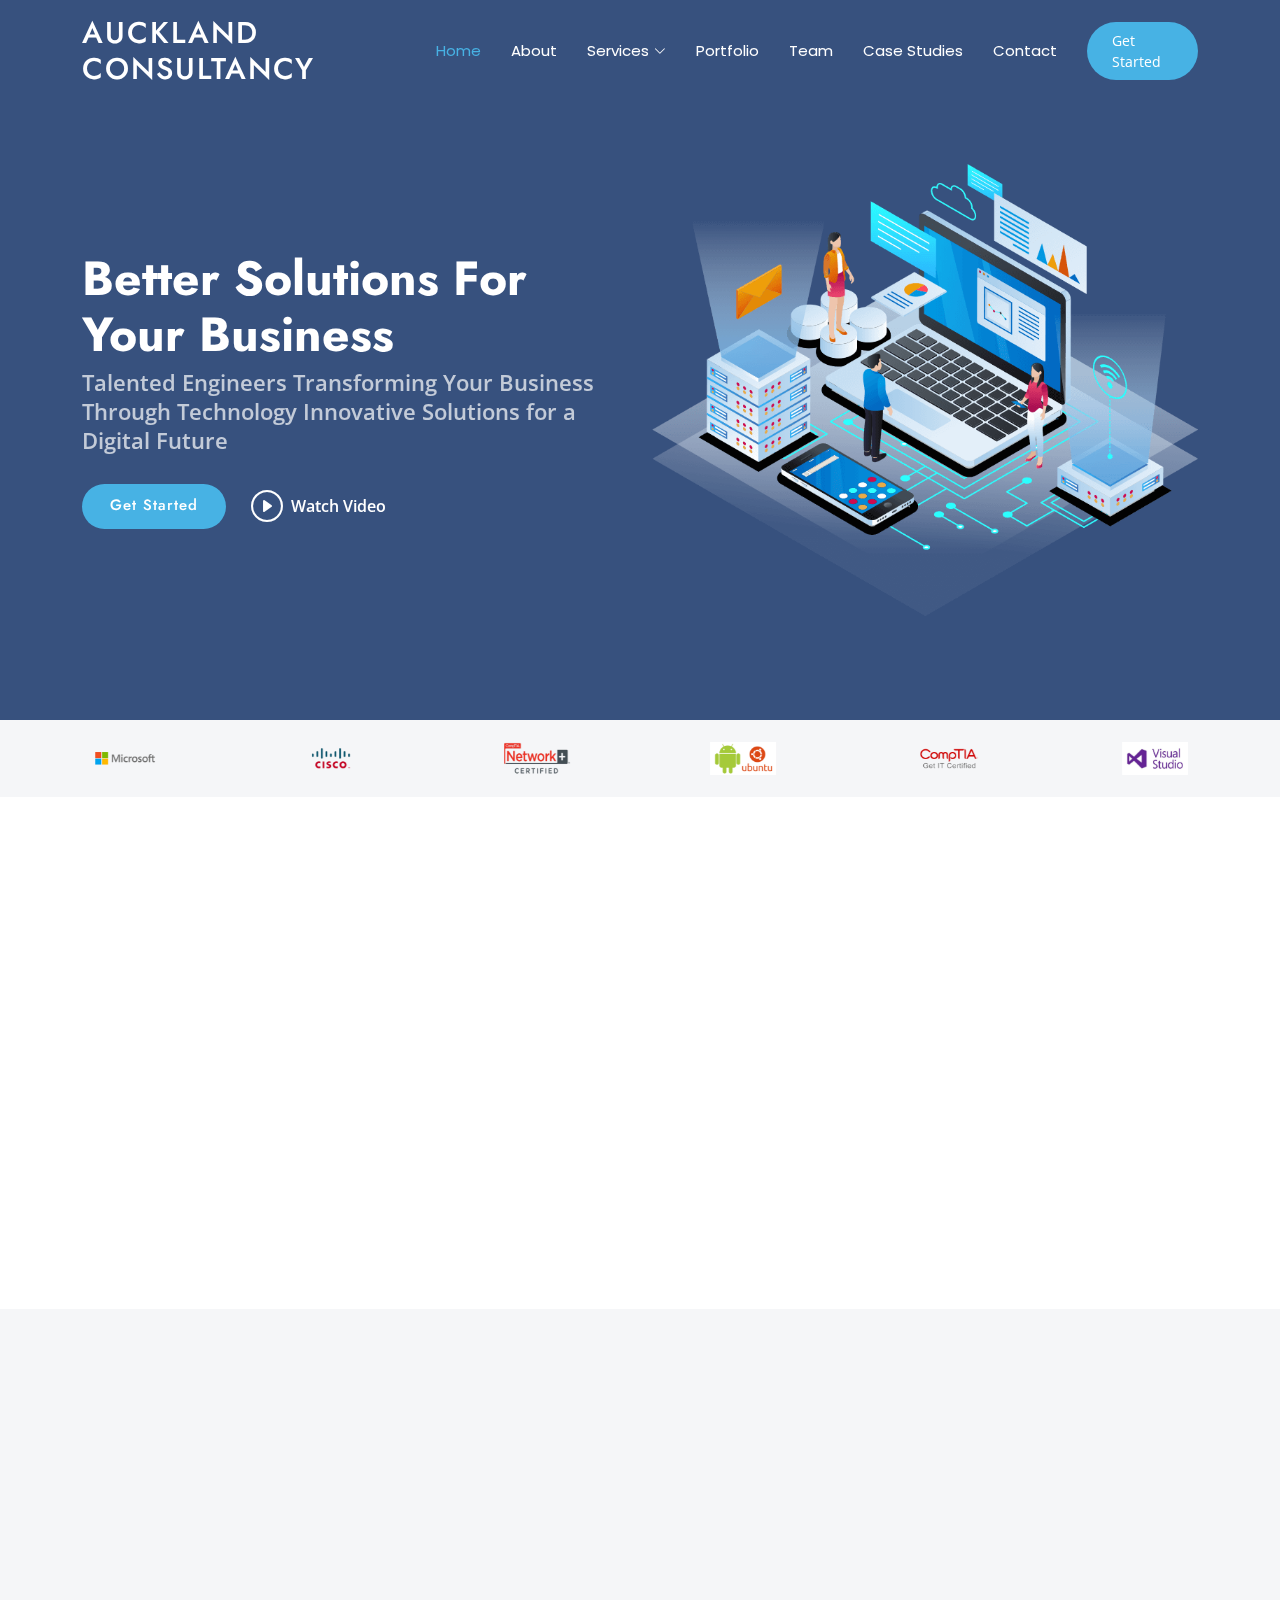
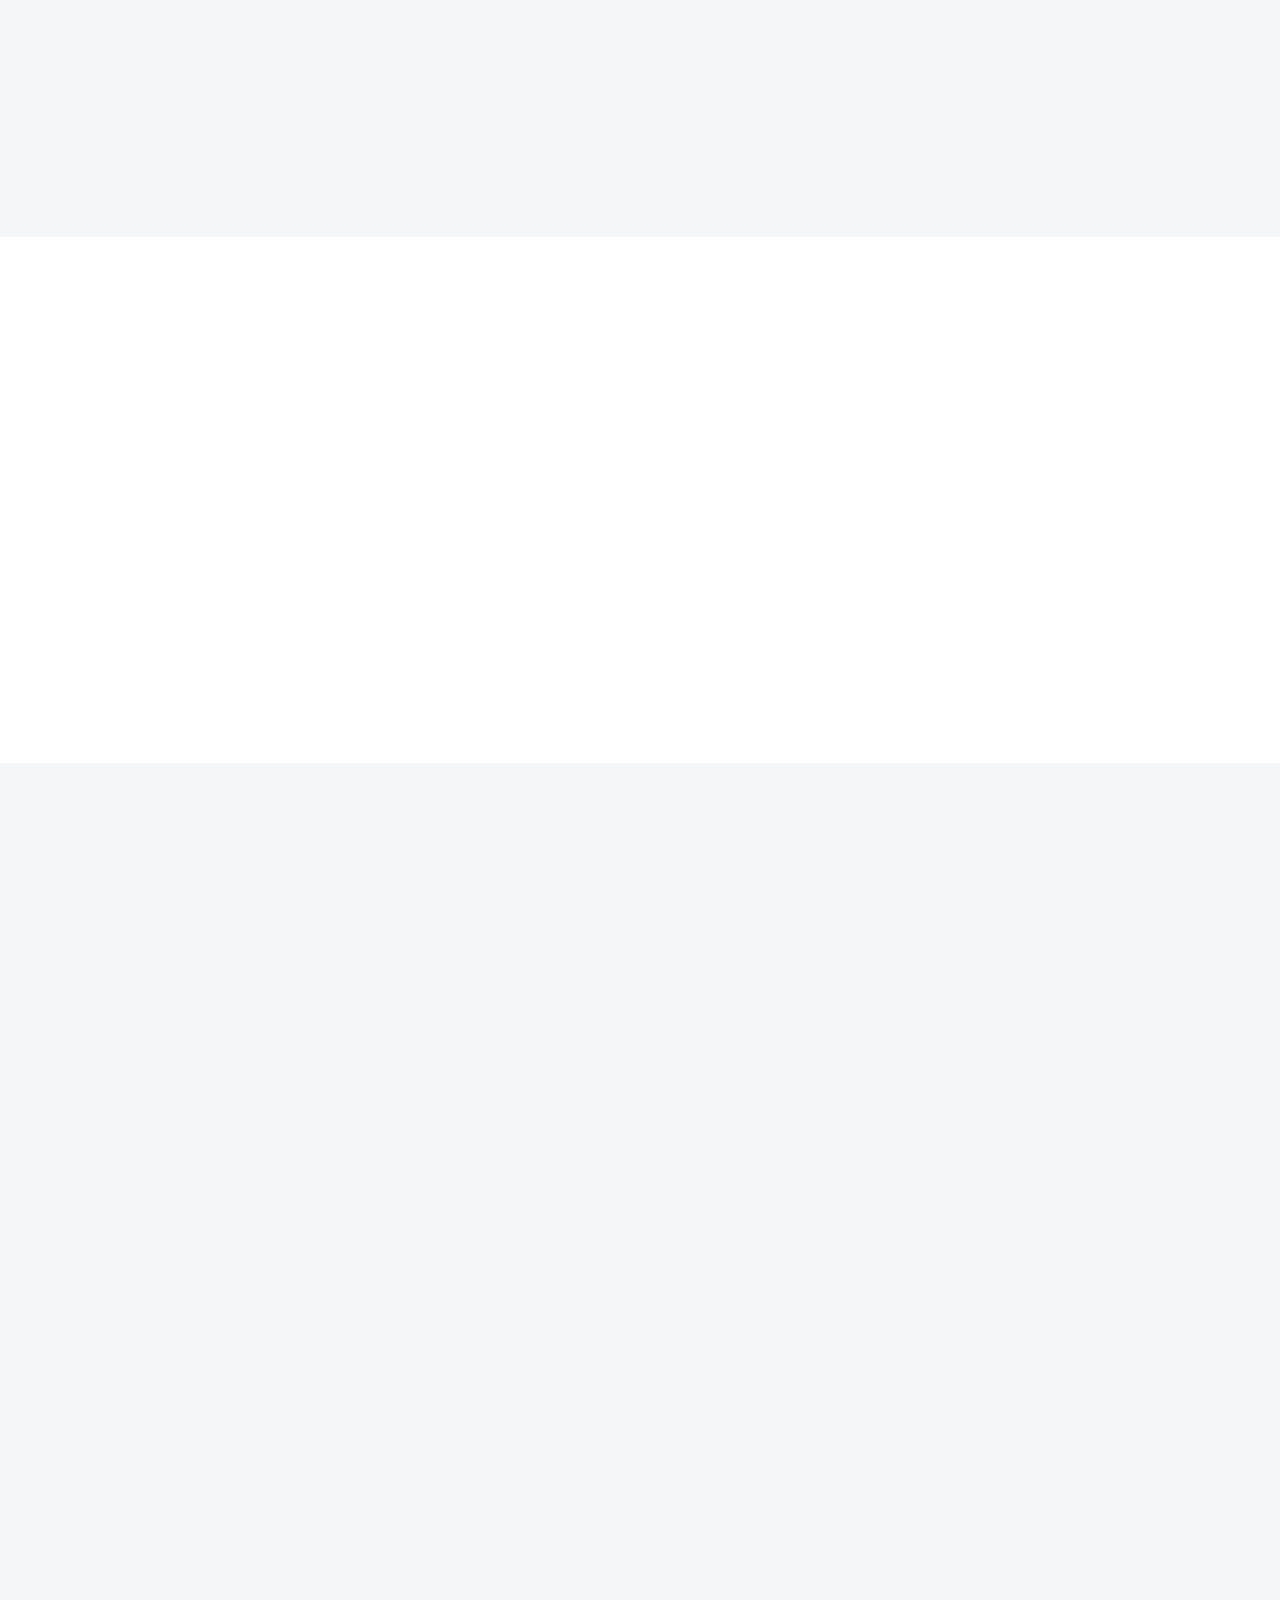
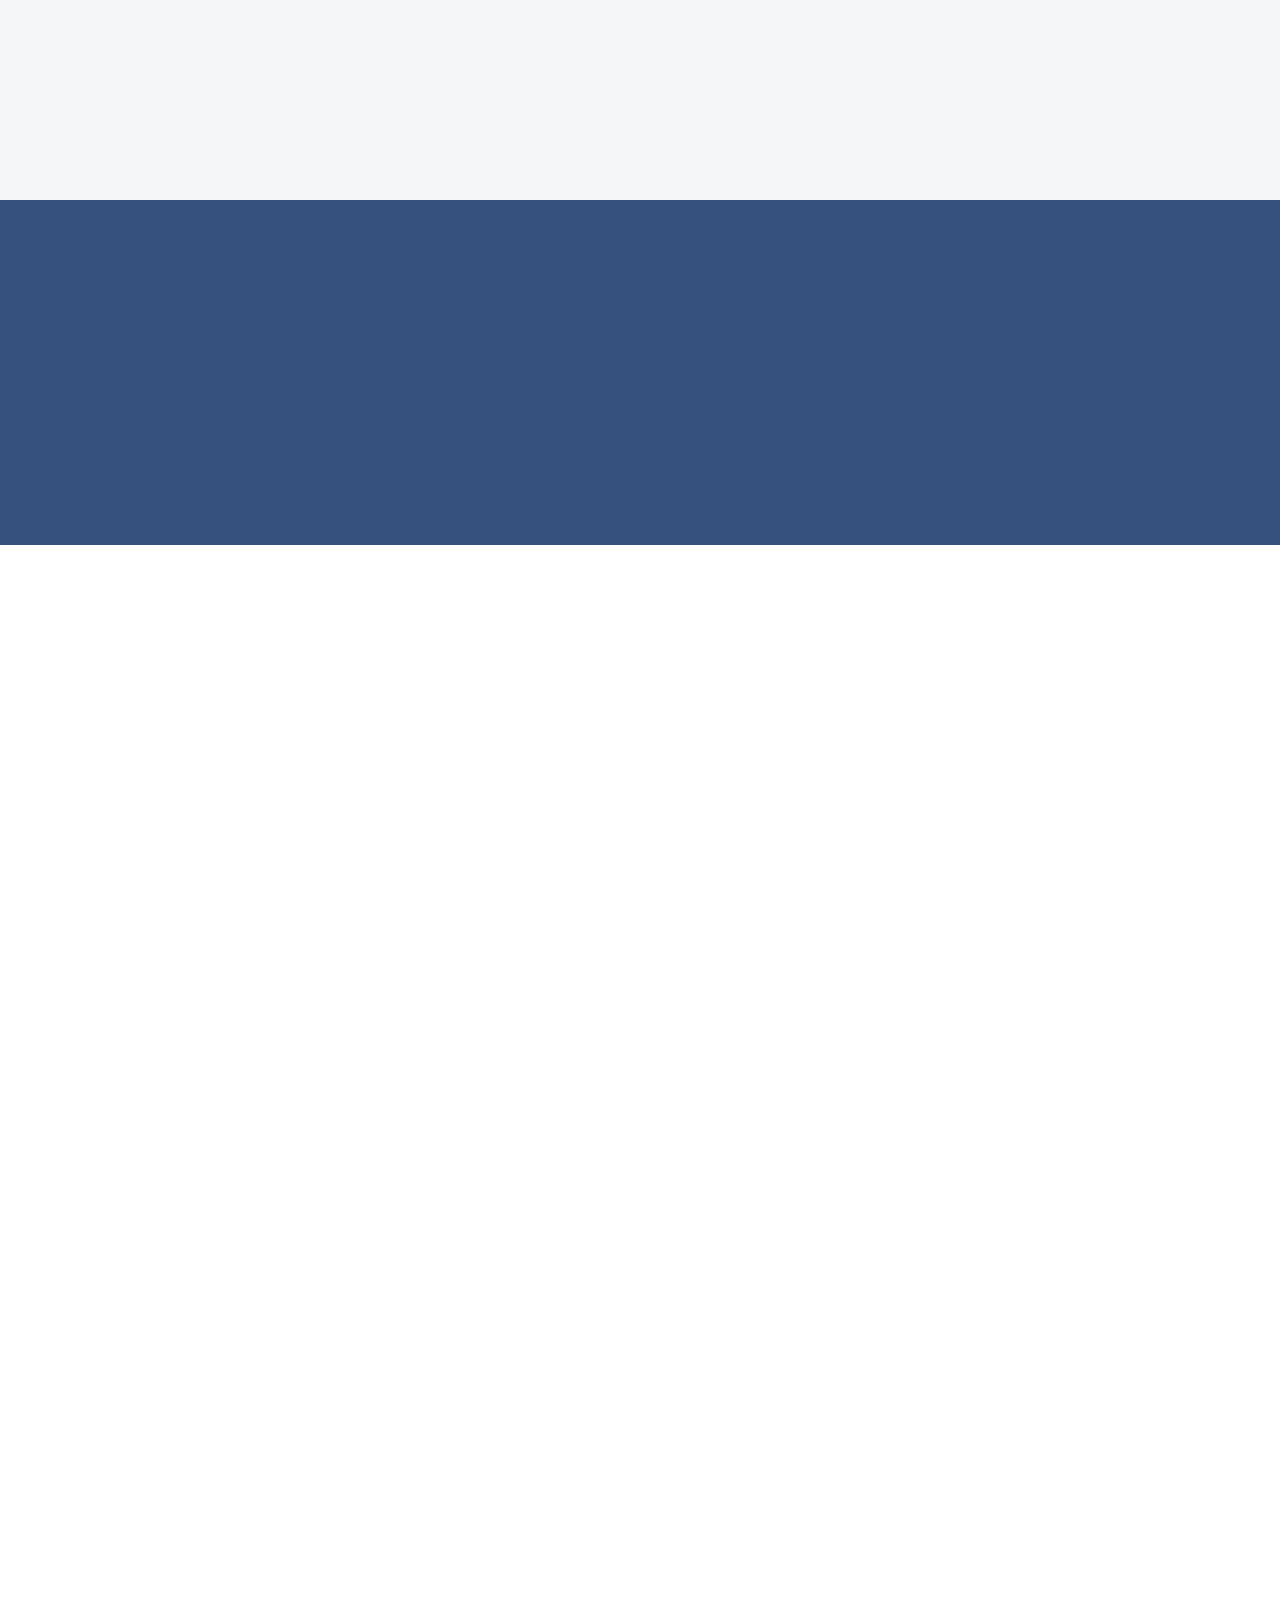
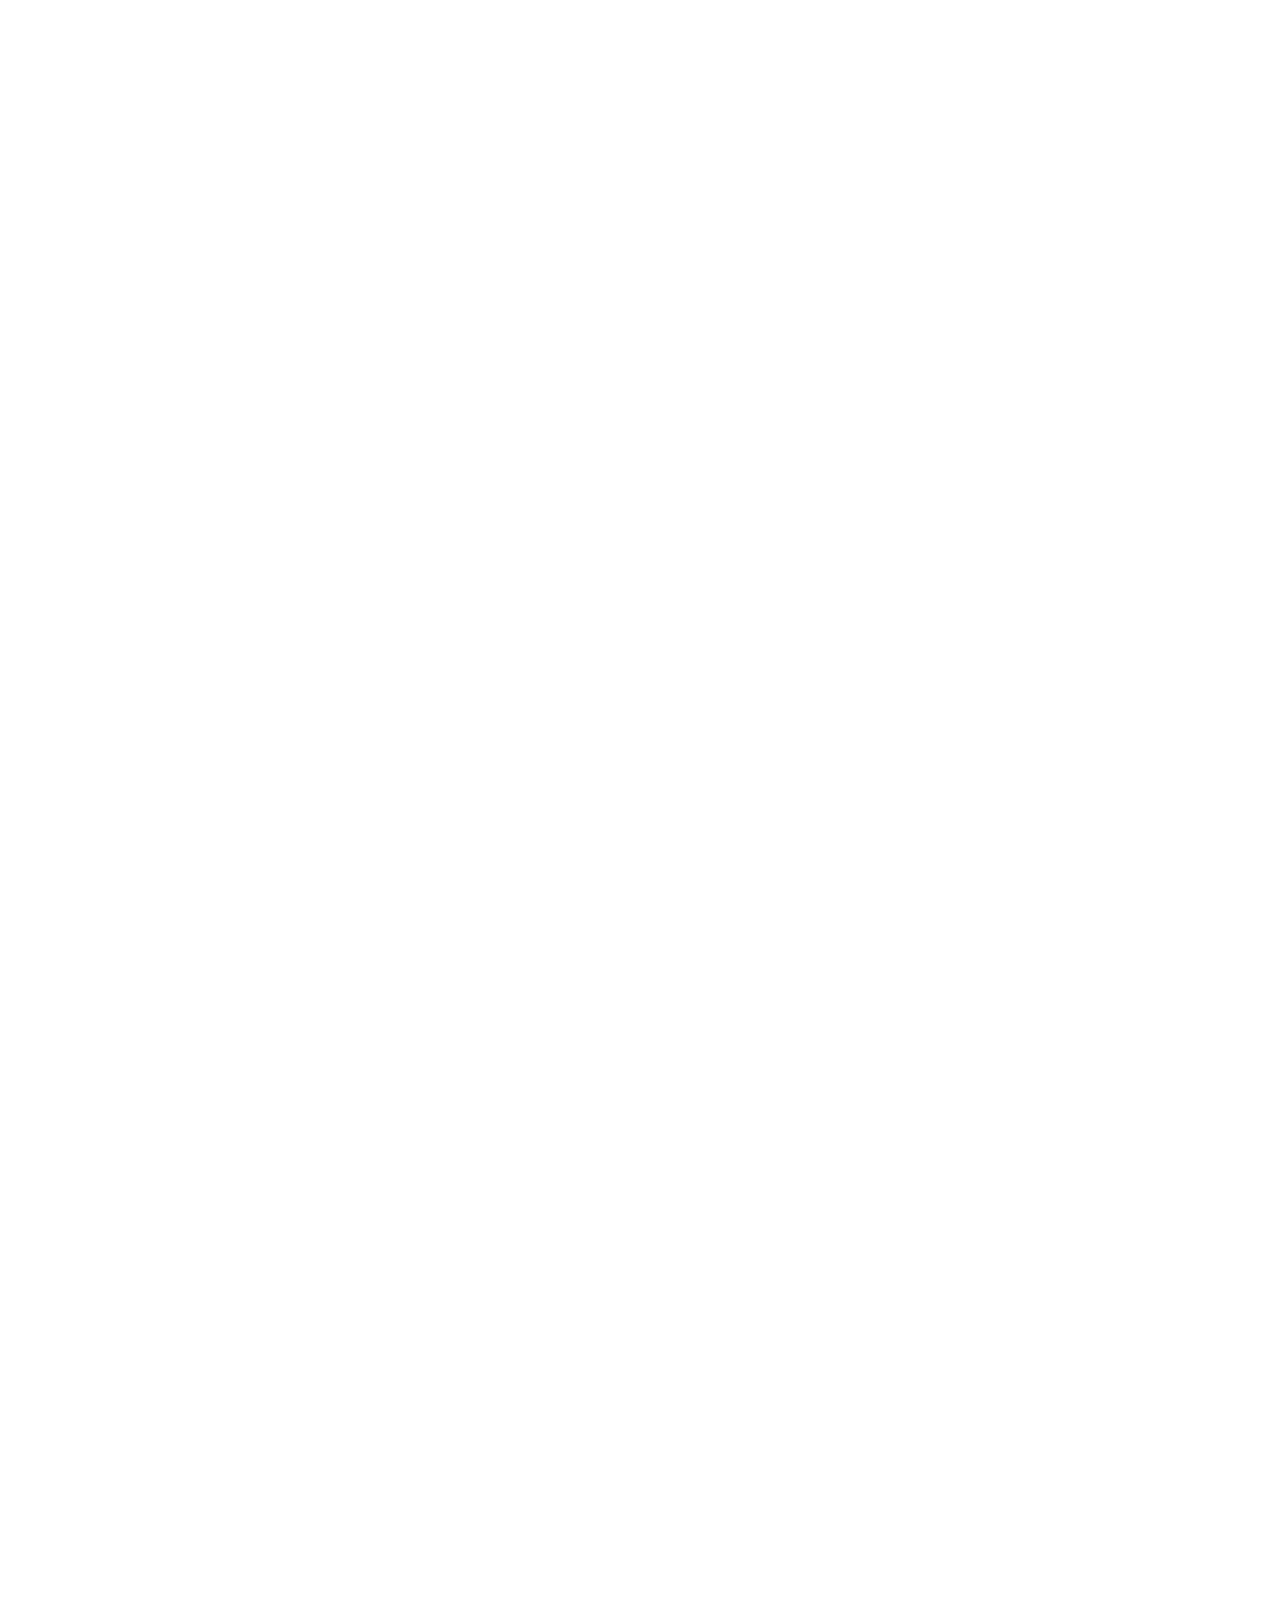
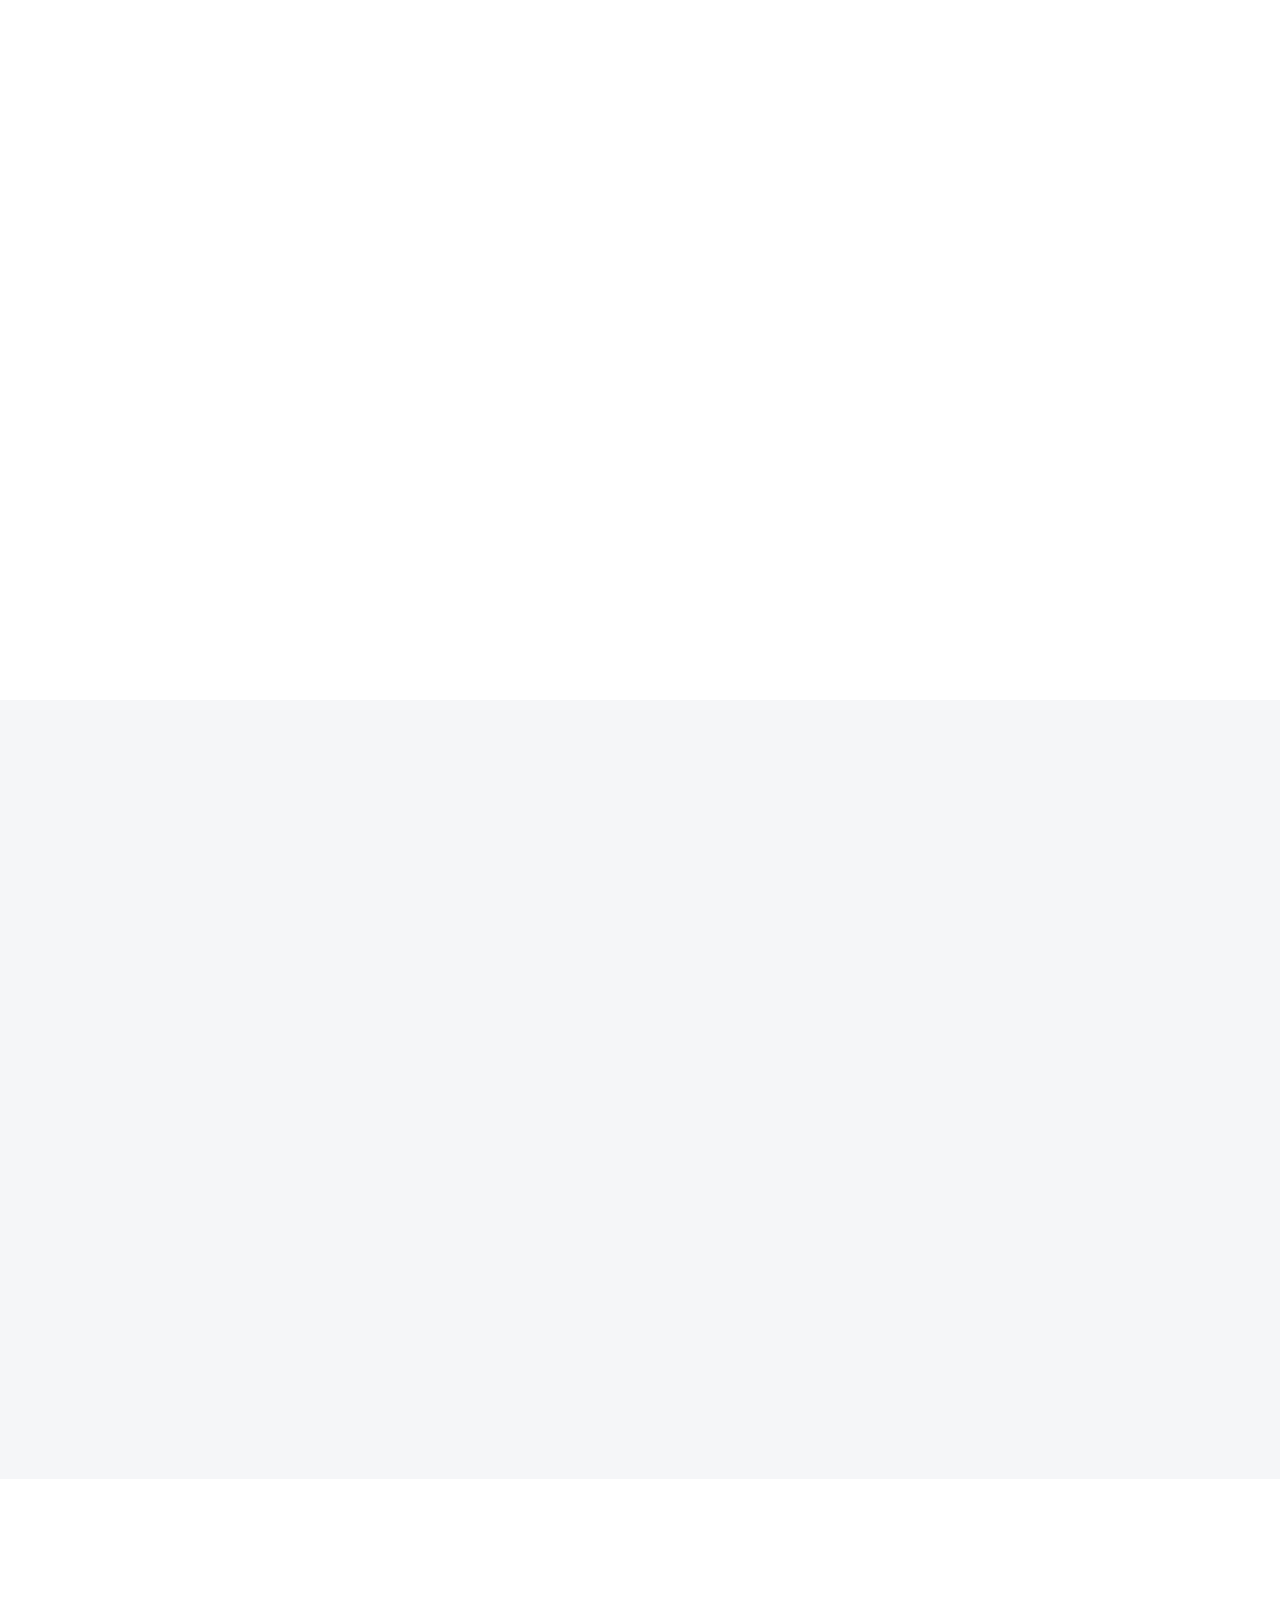
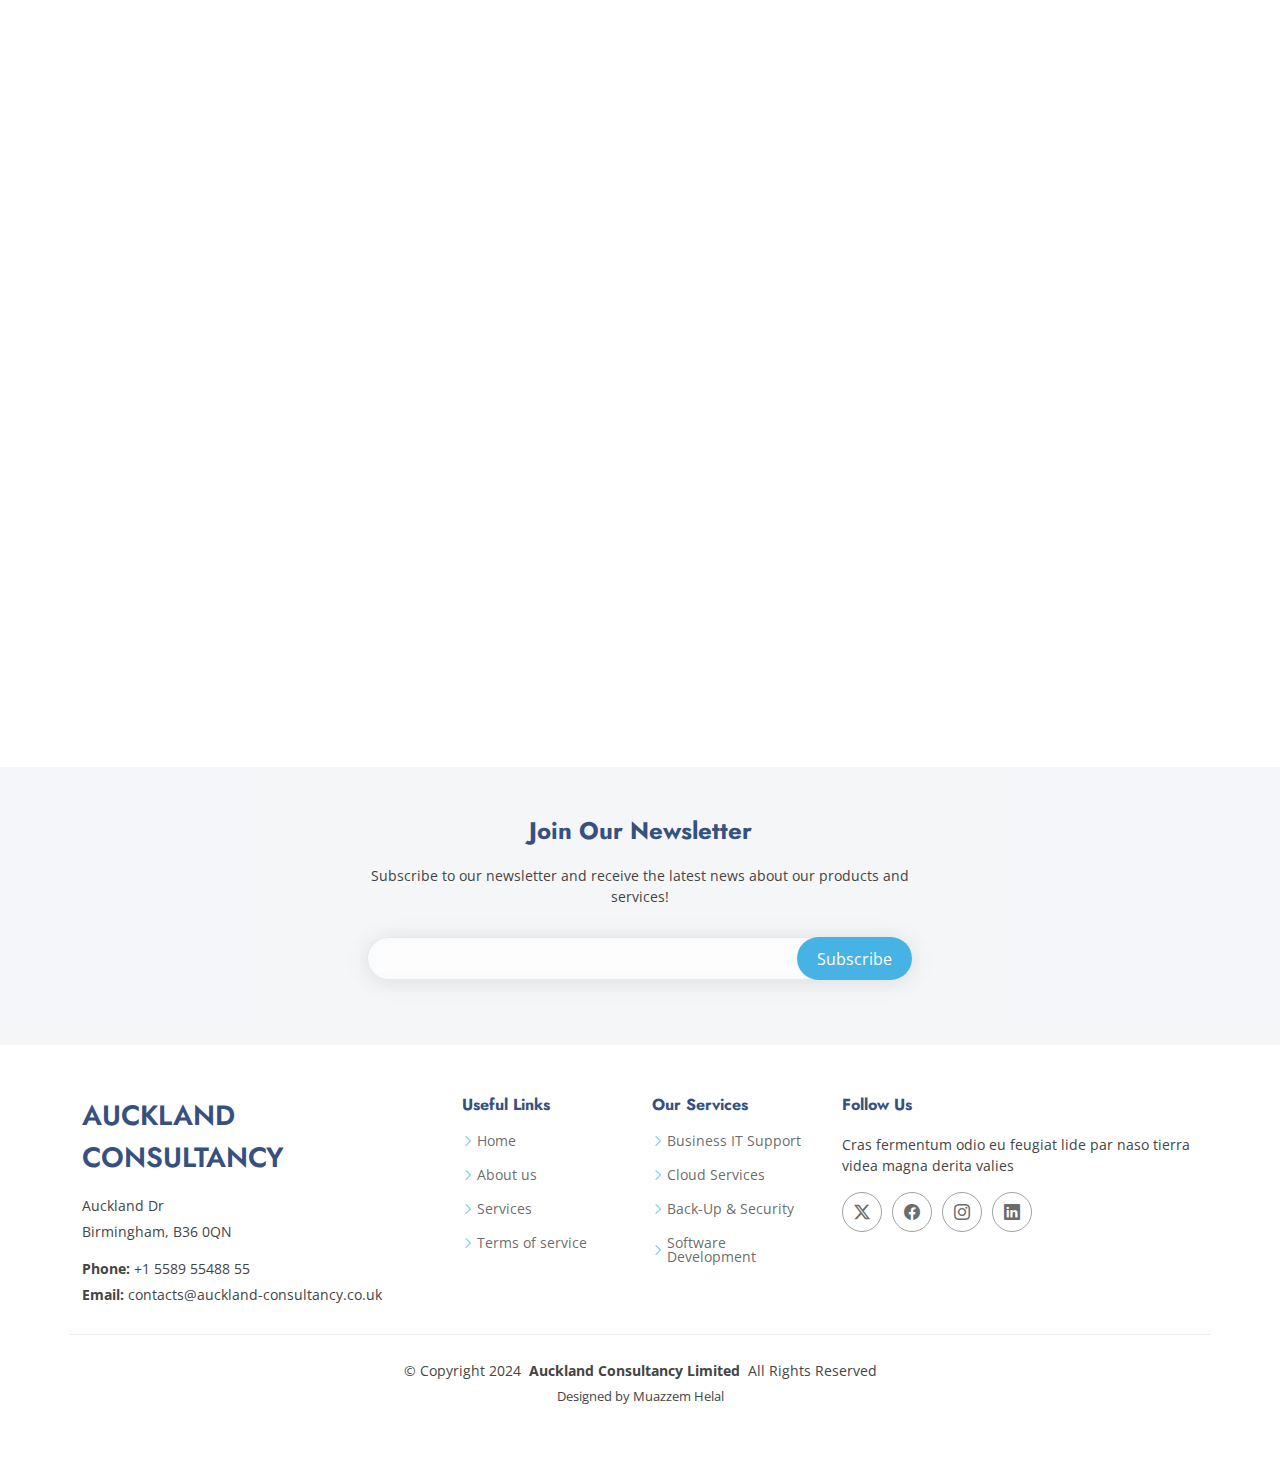
<file: index.html>
<!DOCTYPE html>
<html lang="en">

<head>
  <meta charset="utf-8">
  <meta content="width=device-width, initial-scale=1.0" name="viewport">
  <title>Home - Auckland Consultancy Limited</title>
  <meta content="" name="description">
  <meta content="" name="keywords">

  <!-- Favicons -->
  <link href="assets/img/favicon.png" rel="icon">
  <link href="assets/img/apple-touch-icon.png" rel="apple-touch-icon">

  <!-- Fonts -->
  <link href="https://fonts.googleapis.com" rel="preconnect">
  <link href="https://fonts.gstatic.com" rel="preconnect" crossorigin>
  <link href="https://fonts.googleapis.com/css2?family=Open+Sans:ital,wght@0,300;0,400;0,500;0,600;0,700;0,800;1,300;1,400;1,500;1,600;1,700;1,800&family=Poppins:ital,wght@0,100;0,200;0,300;0,400;0,500;0,600;0,700;0,800;0,900;1,100;1,200;1,300;1,400;1,500;1,600;1,700;1,800;1,900&family=Jost:ital,wght@0,100;0,200;0,300;0,400;0,500;0,600;0,700;0,800;0,900;1,100;1,200;1,300;1,400;1,500;1,600;1,700;1,800;1,900&display=swap" rel="stylesheet">

  <!-- Vendor CSS Files -->
  <link href="assets/vendor/bootstrap/css/bootstrap.min.css" rel="stylesheet">
  <link href="assets/vendor/bootstrap-icons/bootstrap-icons.css" rel="stylesheet">
  <link href="assets/vendor/aos/aos.css" rel="stylesheet">
  <link href="assets/vendor/glightbox/css/glightbox.min.css" rel="stylesheet">
  <link href="assets/vendor/swiper/swiper-bundle.min.css" rel="stylesheet">

  <!-- Main CSS File -->
  <link href="assets/css/main.css" rel="stylesheet">

  <!-- =======================================================
  * Template Name: Arsha
  * Template URL: https://bootstrapmade.com/arsha-free-bootstrap-html-template-corporate/
  * Updated: Jun 29 2024 with Bootstrap v5.3.3
  * Author: BootstrapMade.com
  * License: https://bootstrapmade.com/license/
  ======================================================== -->
</head>

<body class="index-page">

  <header id="header" class="header d-flex align-items-center fixed-top">
    <div class="container-fluid container-xl position-relative d-flex align-items-center">

      <a href="index.html" class="logo d-flex align-items-center me-auto">
        <!-- Uncomment the line below if you also wish to use an image logo -->
        <!-- <img src="assets/img/logo.png" alt=""> -->
        <h1 class="sitename">Auckland Consultancy</h1>
      </a>

      <nav id="navmenu" class="navmenu">
        <ul>
          <li><a href="#hero" class="active">Home</a></li>
          <li><a href="#about">About</a></li>
          <li class="dropdown"><a href="#services"><span>Services</span> <i class="bi bi-chevron-down toggle-dropdown"></i></a>
            <ul>
              <li class="dropdown"><a href="#"><span>Business IT Support</span> <i class="bi bi-chevron-down toggle-dropdown"></i></a>
                <ul>
                  <li><a href="#">Business Continuity</a></li>
                  <li><a href="#">Data Back-Up</a></li>
                  <li><a href="#">IT Hardware</a></li>
                  <li><a href="#">IT Maintenance</a></li>
                  <li><a href="#">IT Network Cabling</a></li>
                  <li><a href="#">IT Network Monitoring</a></li>
                  <li><a href="#">Your IT Support Desk</a></li>
                </ul>
              </li>
              <li class="dropdown"><a href="#"><span>Cloud Services</span> <i class="bi bi-chevron-down toggle-dropdown"></i></a>
                <ul>
                  <li><a href="#">Microsoft 365</a></li>
                  <li><a href="#">Microsoft Azure</a></li>
                  <li><a href="#">AWS</a></li>
                </ul>
              </li>
              <li class="dropdown"><a href="#"><span>Backup & Security</span> <i class="bi bi-chevron-down toggle-dropdown"></i></a>
                <ul>
                  <li><a href="#">Network Security</a></li>
                  <li><a href="#">Veeam Back-Up</a></li>
                  <li><a href="#">Cyber Essentials</a></li>
                  <li><a href="#">Spam Protection</a></li>
                  <li><a href="#">Security & Privacy</a></li>
                </ul>
              </li>
              <li class="dropdown"><a href="#"><span>Software Development</span> <i class="bi bi-chevron-down toggle-dropdown"></i></a>
                <ul>
                  <li><a href="#">Mobile Android/IOS</a></li>
                  <li><a href="#">Desktop Apps(GUI)</a></li>
                  <li><a href="#">Scripts (C#, Python e.g)</a></li>
                </ul>
              </li>
            </ul>
          </li>
          <li><a href="#portfolio">Portfolio</a></li>
          <li><a href="#team">Team</a></li>
          <li><a href="#testimonials">Case Studies</a></li>
          <li><a href="#contact">Contact</a></li>
        </ul>
        <i class="mobile-nav-toggle d-xl-none bi bi-list"></i>
      </nav>

      <a class="btn-getstarted" href="#about">Get Started</a>

    </div>
  </header>

  <main class="main">

    <!-- Hero Section -->
    <section id="hero" class="hero section dark-background">

      <div class="container">
        <div class="row gy-4">
          <div class="col-lg-6 order-2 order-lg-1 d-flex flex-column justify-content-center" data-aos="zoom-out">
            <h1>Better Solutions For Your Business</h1>
            <p>Talented Engineers Transforming Your Business Through Technology Innovative Solutions for a Digital Future</p>
            <div class="d-flex">
              <a href="#about" class="btn-get-started">Get Started</a>
              <a href="https://www.youtube.com/watch?v=LXb3EKWsInQ" class="glightbox btn-watch-video d-flex align-items-center"><i class="bi bi-play-circle"></i><span>Watch Video</span></a>
            </div>
          </div>
          <div class="col-lg-6 order-1 order-lg-2 hero-img" data-aos="zoom-out" data-aos-delay="200">
            <img src="assets/img/hero-img.png" class="img-fluid animated" alt="">
          </div>
        </div>
      </div>

    </section><!-- /Hero Section -->

    <!-- Clients Section -->
    <section id="clients" class="clients section light-background">

      <div class="container" data-aos="zoom-in">

        <div class="swiper init-swiper">
          <script type="application/json" class="swiper-config">
            {
              "loop": true,
              "speed": 600,
              "autoplay": {
                "delay": 5000
              },
              "slidesPerView": "auto",
              "pagination": {
                "el": ".swiper-pagination",
                "type": "bullets",
                "clickable": true
              },
              "breakpoints": {
                "320": {
                  "slidesPerView": 2,
                  "spaceBetween": 40
                },
                "480": {
                  "slidesPerView": 3,
                  "spaceBetween": 60
                },
                "640": {
                  "slidesPerView": 4,
                  "spaceBetween": 80
                },
                "992": {
                  "slidesPerView": 5,
                  "spaceBetween": 120
                },
                "1200": {
                  "slidesPerView": 6,
                  "spaceBetween": 120
                }
              }
            }
          </script>
          <div class="swiper-wrapper align-items-center">
            <div class="swiper-slide"><img src="assets/img/clients/client-1.png" class="img-fluid" alt=""></div>
            <div class="swiper-slide"><img src="assets/img/clients/client-2.png" class="img-fluid" alt=""></div>
            <div class="swiper-slide"><img src="assets/img/clients/client-3.png" class="img-fluid" alt=""></div>
            <div class="swiper-slide"><img src="assets/img/clients/client-4.png" class="img-fluid" alt=""></div>
            <div class="swiper-slide"><img src="assets/img/clients/client-5.png" class="img-fluid" alt=""></div>
            <div class="swiper-slide"><img src="assets/img/clients/client-6.png" class="img-fluid" alt=""></div>
            <div class="swiper-slide"><img src="assets/img/clients/client-7.png" class="img-fluid" alt=""></div>
            <div class="swiper-slide"><img src="assets/img/clients/client-8.png" class="img-fluid" alt=""></div>
          </div>
        </div>

      </div>

    </section><!-- /Clients Section -->

    <!-- About Section -->
    <section id="about" class="about section">

      <!-- Section Title -->
      <div class="container section-title" data-aos="fade-up">
        <h2>About Us</h2>
      </div><!-- End Section Title -->

      <div class="container">

        <div class="row gy-4">

          <div class="col-lg-6 content" data-aos="fade-up" data-aos-delay="100">
            <p>
              At Auckland Consultancy we bring technology to the forefront of your business success. We specialise in delivering solutions that drive growth and efficiency for businesses of all sizes. 

	<h4>Our Mission:</h4>
 
            </p>
            <ul>
              <li><i class="bi bi-check2-circle"></i> <span>Delivering outstanding, personalised customer care.</span></li>
              <li><i class="bi bi-check2-circle"></i> <span>Enabling growth and efficiency with advanced technology.</span></li>
              <li><i class="bi bi-check2-circle"></i> <span>Elevating businesses with innovative tech solutions.</span></li>
            </ul>
          </div>

          <div class="col-lg-6" data-aos="fade-up" data-aos-delay="200">
            <p><b>How we help?</b> Auckland Consultancy is here to help you use and get the most out of technology for your business. We help you to identify your goals and how technology can help you achieve them to help your business grow.</p>
            <p>About everything we do. Whether it is fixing a mobile phone fault or installing a new IT network - it means everything to us that we complete every project to the very highest standard.</p>
            <a href="#" class="read-more"><span>Read More</span><i class="bi bi-arrow-right"></i></a>
          </div>

        </div>

      </div>

    </section><!-- /About Section -->

    <!-- Why Us Section -->
    <section id="why-us" class="section why-us light-background" data-builder="section">

      <div class="container-fluid">

        <div class="row gy-4">

          <div class="col-lg-7 d-flex flex-column justify-content-center order-2 order-lg-1">

            <div class="content px-xl-5" data-aos="fade-up" data-aos-delay="100">
              <h3><span>A team of dedicated </span><strong>Engineers available 24 hours a day</strong></h3>
              <p>
                Lorem ipsum dolor sit amet, consectetur adipiscing elit, sed do eiusmod tempor incididunt ut labore et dolore magna aliqua. Duis aute irure dolor in reprehenderit
              </p>
            </div>

            <div class="faq-container px-xl-5" data-aos="fade-up" data-aos-delay="200">

              <div class="faq-item faq-active">

                <h3><span>01</span> Non consectetur a erat nam at lectus urna duis?</h3>
                <div class="faq-content">
                  <p>Feugiat pretium nibh ipsum consequat. Tempus iaculis urna id volutpat lacus laoreet non curabitur gravida. Venenatis lectus magna fringilla urna porttitor rhoncus dolor purus non.</p>
                </div>
                <i class="faq-toggle bi bi-chevron-right"></i>
              </div><!-- End Faq item-->

              <div class="faq-item">
                <h3><span>02</span> Feugiat scelerisque varius morbi enim nunc faucibus a pellentesque?</h3>
                <div class="faq-content">
                  <p>Dolor sit amet consectetur adipiscing elit pellentesque habitant morbi. Id interdum velit laoreet id donec ultrices. Fringilla phasellus faucibus scelerisque eleifend donec pretium. Est pellentesque elit ullamcorper dignissim. Mauris ultrices eros in cursus turpis massa tincidunt dui.</p>
                </div>
                <i class="faq-toggle bi bi-chevron-right"></i>
              </div><!-- End Faq item-->

              <div class="faq-item">
                <h3><span>03</span> Dolor sit amet consectetur adipiscing elit pellentesque?</h3>
                <div class="faq-content">
                  <p>Eleifend mi in nulla posuere sollicitudin aliquam ultrices sagittis orci. Faucibus pulvinar elementum integer enim. Sem nulla pharetra diam sit amet nisl suscipit. Rutrum tellus pellentesque eu tincidunt. Lectus urna duis convallis convallis tellus. Urna molestie at elementum eu facilisis sed odio morbi quis</p>
                </div>
                <i class="faq-toggle bi bi-chevron-right"></i>
              </div><!-- End Faq item-->

            </div>

          </div>

          <div class="col-lg-5 order-1 order-lg-2 why-us-img">
            <img src="assets/img/why-us.png" class="img-fluid" alt="" data-aos="zoom-in" data-aos-delay="100">
          </div>
        </div>

      </div>

    </section><!-- /Why Us Section -->

    <!-- Skills Section -->
    <section id="skills" class="skills section">

      <div class="container" data-aos="fade-up" data-aos-delay="100">

        <div class="row">

          <div class="col-lg-6 d-flex align-items-center">
            <img src="assets/img/skills.png" class="img-fluid" alt="">
          </div>

          <div class="col-lg-6 pt-4 pt-lg-0 content">

            <h3>Our Approach & Values</h3>
            <p class="fst-italic">
              Our values here at Auckland Consultancy are very important to us. We are passionate about everything we do and completely loyal to our customers. We will always be lifelong learners to continue to provide the very best service for you and your business.
            </p>

            <div class="skills-content skills-animation">
              <h5>Client-Centricity</h5>
              <p>We put our clients at the centre of everything we do. We care about your business, and we commit ourselves to solving your problems through innovative technology solutions. This is a central tenet of a customer-centric company.</p>
              <h5>People First</h5>
              <p>At Auckland Consultancy, we place a premium on the well-being of our team. We hire highly skilled, hard-working individuals who share our values and ethos, and we treat them with the respect they deserve.</p>

            </div>

          </div>
        </div>

      </div>

    </section><!-- /Skills Section -->

    <!-- Services Section -->
    <section id="services" class="services section light-background">

      <!-- Section Title -->
      <div class="container section-title" data-aos="fade-up">
        <h2>Services</h2>
        <P>Auckland supports you to use technology as a force for good in your business or organisation. We work with you to identify your goals and advise how technology will help you achieve them. You want to improve productivity, communicate effectively, and achieve growth potential while ensuring you manage costs and keep your business secure and protected. We support every solution we implement minimising work and worry for you.</P>
      </div><!-- End Section Title -->

      <div class="container">

        <div class="row gy-4">

          <div class="col-xl-3 col-md-6 d-flex" data-aos="fade-up" data-aos-delay="100">
            <div class="service-item position-relative">
              <div class="icon"><i class="bi bi-activity icon"></i></div>
              <h4><a href="" class="stretched-link">Software Creation</a></h4>
              <p>Creating and maintaining custom software e.g Desktop App, Web service, Mobile apps IOS/Android</p>
            </div>
          </div><!-- End Service Item -->

          <div class="col-xl-3 col-md-6 d-flex" data-aos="fade-up" data-aos-delay="200">
            <div class="service-item position-relative">
              <div class="icon"><i class="bi bi-bounding-box-circles icon"></i></div>
              <h4><a href="" class="stretched-link">Hardware</a></h4>
              <p>Server Installations, Desktop Laptop Mobile phone repairs, Access points, IP Camera, Network cabling e.g</p>
            </div>
          </div><!-- End Service Item -->

          <div class="col-xl-3 col-md-6 d-flex" data-aos="fade-up" data-aos-delay="300">
            <div class="service-item position-relative">
              <div class="icon"><i class="bi bi-calendar4-week icon"></i></div>
              <h4><a href="" class="stretched-link">Network</a></h4>
              <p>Firewalls, Routers, Switches, Windows Server, Hyper-V, esxi vSphere, DNS, VPN, Active Directory e.g</p>
            </div>
          </div><!-- End Service Item -->

          <div class="col-xl-3 col-md-6 d-flex" data-aos="fade-up" data-aos-delay="400">
            <div class="service-item position-relative">
              <div class="icon"><i class="bi bi-broadcast icon"></i></div>
              <h4><a href="" class="stretched-link">IT Support</a></h4>
              <p>1st 2nd 3rd Line Support (Basic IT support/Networking), Office 365 Administration, Active Directory e.g.</p>
            </div>
          </div><!-- End Service Item -->

        </div>

      </div>
      <div class="container section-title" data-aos="fade-up">
      </div>
      <div class="container">

        <div class="row gy-4">

          <div class="col-xl-3 col-md-6 d-flex" data-aos="fade-up" data-aos-delay="100">
            <div class="service-item position-relative">
              <div class="icon"><i class="bi bi-activity icon"></i></div>
              <h4><a href="" class="stretched-link">Legacy Software Modernisation</a></h4>
              <p>Our legacy modernisation service means you do not have to struggle with outdated legacy systems.</p>
            </div>
          </div><!-- End Service Item -->

          <div class="col-xl-3 col-md-6 d-flex" data-aos="fade-up" data-aos-delay="200">
            <div class="service-item position-relative">
              <div class="icon"><i class="bi bi-bounding-box-circles icon"></i></div>
              <h4><a href="" class="stretched-link">DevOps Services</a></h4>
              <p>Using DevOps, we can quickly create bespoke applications systems that are maintained with regular updates.</p>
            </div>
          </div><!-- End Service Item -->

          <div class="col-xl-3 col-md-6 d-flex" data-aos="fade-up" data-aos-delay="300">
            <div class="service-item position-relative">
              <div class="icon"><i class="bi bi-calendar4-week icon"></i></div>
              <h4><a href="" class="stretched-link">Backup & Security</a></h4>
              <p>We provide protection for all aspects of your operational IT from market-leading anti-virus protection.</p>
            </div>
          </div><!-- End Service Item -->

          <div class="col-xl-3 col-md-6 d-flex" data-aos="fade-up" data-aos-delay="400">
            <div class="service-item position-relative">
              <div class="icon"><i class="bi bi-broadcast icon"></i></div>
              <h4><a href="" class="stretched-link">More</a></h4>
              <p>We provide a whole range of IT, Software, Hardware and Networking services, Click here to find out more..</p>
            </div>
          </div><!-- End Service Item -->

        </div>

      </div>

    </section><!-- /Services Section -->

    <!-- Call To Action Section -->
    <section id="call-to-action" class="call-to-action section dark-background">

      <img src="assets/img/cta-bg.jpg" alt="">

      <div class="container">

        <div class="row" data-aos="zoom-in" data-aos-delay="100">
          <div class="col-xl-9 text-center text-xl-start">
            <h3>More on what we offer</h3>
            <p>Got a question, or can’t find what you’re looking for? Call us on +1 5589 55488 55 or Email us at contacts@auckland-consultancy.co.uk</p>
          </div>
          <div class="col-xl-3 cta-btn-container text-center">
            <a class="cta-btn align-middle" href="#">CONTACT US</a>
          </div>
        </div>

      </div>

    </section><!-- /Call To Action Section -->

    <!-- Portfolio Section -->
    <section id="portfolio" class="portfolio section">

      <!-- Section Title -->
      <div class="container section-title" data-aos="fade-up">
        <h2>Portfolio</h2>
        <p>Necessitatibus eius consequatur ex aliquid fuga eum quidem sint consectetur velit</p>
      </div><!-- End Section Title -->

      <div class="container">

        <div class="isotope-layout" data-default-filter="*" data-layout="masonry" data-sort="original-order">

          <ul class="portfolio-filters isotope-filters" data-aos="fade-up" data-aos-delay="100">
            <li data-filter="*" class="filter-active">All</li>
            <li data-filter=".filter-app">Mobile Apps</li>
            <li data-filter=".filter-product">Hardware</li>
            <li data-filter=".filter-branding">Automation Scripts</li>
          </ul><!-- End Portfolio Filters -->

          <div class="row gy-4 isotope-container" data-aos="fade-up" data-aos-delay="200">

            <div class="col-lg-4 col-md-6 portfolio-item isotope-item filter-app">
              <img src="assets/img/masonry-portfolio/masonry-portfolio-1.jpg" class="img-fluid" alt="">
              <div class="portfolio-info">
                <h4>App 1</h4>
                <p>Lorem ipsum, dolor sit</p>
                <a href="assets/img/masonry-portfolio/masonry-portfolio-1.jpg" title="App 1" data-gallery="portfolio-gallery-app" class="glightbox preview-link"><i class="bi bi-zoom-in"></i></a>
                <a href="portfolio-details.html" title="More Details" class="details-link"><i class="bi bi-link-45deg"></i></a>
              </div>
            </div><!-- End Portfolio Item -->

            <div class="col-lg-4 col-md-6 portfolio-item isotope-item filter-product">
              <img src="assets/img/masonry-portfolio/masonry-portfolio-2.jpg" class="img-fluid" alt="">
              <div class="portfolio-info">
                <h4>Product 1</h4>
                <p>Lorem ipsum, dolor sit</p>
                <a href="assets/img/masonry-portfolio/masonry-portfolio-2.jpg" title="Product 1" data-gallery="portfolio-gallery-product" class="glightbox preview-link"><i class="bi bi-zoom-in"></i></a>
                <a href="portfolio-details.html" title="More Details" class="details-link"><i class="bi bi-link-45deg"></i></a>
              </div>
            </div><!-- End Portfolio Item -->

            <div class="col-lg-4 col-md-6 portfolio-item isotope-item filter-branding">
              <img src="assets/img/masonry-portfolio/masonry-portfolio-3.jpg" class="img-fluid" alt="">
              <div class="portfolio-info">
                <h4>Branding 1</h4>
                <p>Lorem ipsum, dolor sit</p>
                <a href="assets/img/masonry-portfolio/masonry-portfolio-3.jpg" title="Branding 1" data-gallery="portfolio-gallery-branding" class="glightbox preview-link"><i class="bi bi-zoom-in"></i></a>
                <a href="portfolio-details.html" title="More Details" class="details-link"><i class="bi bi-link-45deg"></i></a>
              </div>
            </div><!-- End Portfolio Item -->

            <div class="col-lg-4 col-md-6 portfolio-item isotope-item filter-app">
              <img src="assets/img/masonry-portfolio/masonry-portfolio-4.jpg" class="img-fluid" alt="">
              <div class="portfolio-info">
                <h4>App 2</h4>
                <p>Lorem ipsum, dolor sit</p>
                <a href="assets/img/masonry-portfolio/masonry-portfolio-4.jpg" title="App 2" data-gallery="portfolio-gallery-app" class="glightbox preview-link"><i class="bi bi-zoom-in"></i></a>
                <a href="portfolio-details.html" title="More Details" class="details-link"><i class="bi bi-link-45deg"></i></a>
              </div>
            </div><!-- End Portfolio Item -->

            <div class="col-lg-4 col-md-6 portfolio-item isotope-item filter-product">
              <img src="assets/img/masonry-portfolio/masonry-portfolio-5.jpg" class="img-fluid" alt="">
              <div class="portfolio-info">
                <h4>Product 2</h4>
                <p>Lorem ipsum, dolor sit</p>
                <a href="assets/img/masonry-portfolio/masonry-portfolio-5.jpg" title="Product 2" data-gallery="portfolio-gallery-product" class="glightbox preview-link"><i class="bi bi-zoom-in"></i></a>
                <a href="portfolio-details.html" title="More Details" class="details-link"><i class="bi bi-link-45deg"></i></a>
              </div>
            </div><!-- End Portfolio Item -->

            <div class="col-lg-4 col-md-6 portfolio-item isotope-item filter-branding">
              <img src="assets/img/masonry-portfolio/masonry-portfolio-6.jpg" class="img-fluid" alt="">
              <div class="portfolio-info">
                <h4>Branding 2</h4>
                <p>Lorem ipsum, dolor sit</p>
                <a href="assets/img/masonry-portfolio/masonry-portfolio-6.jpg" title="Branding 2" data-gallery="portfolio-gallery-branding" class="glightbox preview-link"><i class="bi bi-zoom-in"></i></a>
                <a href="portfolio-details.html" title="More Details" class="details-link"><i class="bi bi-link-45deg"></i></a>
              </div>
            </div><!-- End Portfolio Item -->

            <div class="col-lg-4 col-md-6 portfolio-item isotope-item filter-app">
              <img src="assets/img/masonry-portfolio/masonry-portfolio-7.jpg" class="img-fluid" alt="">
              <div class="portfolio-info">
                <h4>App 3</h4>
                <p>Lorem ipsum, dolor sit</p>
                <a href="assets/img/masonry-portfolio/masonry-portfolio-7.jpg" title="App 3" data-gallery="portfolio-gallery-app" class="glightbox preview-link"><i class="bi bi-zoom-in"></i></a>
                <a href="portfolio-details.html" title="More Details" class="details-link"><i class="bi bi-link-45deg"></i></a>
              </div>
            </div><!-- End Portfolio Item -->

            <div class="col-lg-4 col-md-6 portfolio-item isotope-item filter-product">
              <img src="assets/img/masonry-portfolio/masonry-portfolio-8.jpg" class="img-fluid" alt="">
              <div class="portfolio-info">
                <h4>Product 3</h4>
                <p>Lorem ipsum, dolor sit</p>
                <a href="assets/img/masonry-portfolio/masonry-portfolio-8.jpg" title="Product 3" data-gallery="portfolio-gallery-product" class="glightbox preview-link"><i class="bi bi-zoom-in"></i></a>
                <a href="portfolio-details.html" title="More Details" class="details-link"><i class="bi bi-link-45deg"></i></a>
              </div>
            </div><!-- End Portfolio Item -->

            <div class="col-lg-4 col-md-6 portfolio-item isotope-item filter-branding">
              <img src="assets/img/masonry-portfolio/masonry-portfolio-9.jpg" class="img-fluid" alt="">
              <div class="portfolio-info">
                <h4>Branding 3</h4>
                <p>Lorem ipsum, dolor sit</p>
                <a href="assets/img/masonry-portfolio/masonry-portfolio-9.jpg" title="Branding 2" data-gallery="portfolio-gallery-branding" class="glightbox preview-link"><i class="bi bi-zoom-in"></i></a>
                <a href="portfolio-details.html" title="More Details" class="details-link"><i class="bi bi-link-45deg"></i></a>
              </div>
            </div><!-- End Portfolio Item -->

          </div><!-- End Portfolio Container -->

        </div>

      </div>

    </section><!-- /Portfolio Section -->

    <!-- Team Section -->
    <section id="team" class="team section">

      <!-- Section Title -->
      <div class="container section-title" data-aos="fade-up">
        <h2>Team</h2>
        <p>At Auckland consultancy, We have a fantastic team. Here you will find out about our specialists and their qualifications. If you have any more questions, do not hesitate to get in contact with us.</p>
      </div><!-- End Section Title -->

      <div class="container">

        <div class="row gy-4">

          <div class="col-lg-6" data-aos="fade-up" data-aos-delay="100">
            <div class="team-member d-flex align-items-start">
              <div class="pic"><img src="assets/img/team/team-1.jpg" class="img-fluid" alt=""></div>
              <div class="member-info">
                <h4>Muazzem Helal</h4>
                <span>Chief Executive Officer</span>
                <p>Co-founder of Auckland consultancy with a strong technical background and a wealth of experience in the field.</p>
                <div class="social">
                  <a href=""><i class="bi bi-twitter-x"></i></a>
                  <a href=""><i class="bi bi-facebook"></i></a>
                  <a href=""><i class="bi bi-instagram"></i></a>
                  <a href="https://www.linkedin.com/in/muazzem-helal-01/"> <i class="bi bi-linkedin"></i> </a>
                </div>
              </div>
            </div>
          </div><!-- End Team Member -->

          <div class="col-lg-6" data-aos="fade-up" data-aos-delay="200">
            <div class="team-member d-flex align-items-start">
              <div class="pic"><img src="assets/img/team/team-2.jpg" class="img-fluid" alt=""></div>
              <div class="member-info">
                <h4>Taha Amini</h4>
                <span>CTO</span>
                <p>Aut maiores voluptates amet et quis praesentium qui senda para</p>
                <div class="social">
                  <a href=""><i class="bi bi-twitter-x"></i></a>
                  <a href=""><i class="bi bi-facebook"></i></a>
                  <a href=""><i class="bi bi-instagram"></i></a>
                  <a href=""> <i class="bi bi-linkedin"></i> </a>
                </div>
              </div>
            </div>
          </div><!-- End Team Member -->

          <div class="col-lg-6" data-aos="fade-up" data-aos-delay="300">
            <div class="team-member d-flex align-items-start">
              <div class="pic"><img src="assets/img/team/team-3.jpg" class="img-fluid" alt=""></div>
              <div class="member-info">
                <h4>Azim Yousuf</h4>
                <span>Product Manager</span>
                <p>Quisquam facilis cum velit laborum corrupti fuga rerum quia</p>
                <div class="social">
                  <a href=""><i class="bi bi-twitter-x"></i></a>
                  <a href=""><i class="bi bi-facebook"></i></a>
                  <a href=""><i class="bi bi-instagram"></i></a>
                  <a href=""> <i class="bi bi-linkedin"></i> </a>
                </div>
              </div>
            </div>
          </div><!-- End Team Member -->

          <div class="col-lg-6" data-aos="fade-up" data-aos-delay="400">
            <div class="team-member d-flex align-items-start">
              <div class="pic"><img src="assets/img/team/team-4.jpg" class="img-fluid" alt=""></div>
              <div class="member-info">
                <h4>Umar Tuki</h4>
                <span>Senior Infrastructure Engineer</span>
                <p>Dolorum tempora officiis odit laborum officiis et et accusamus</p>
                <div class="social">
                  <a href=""><i class="bi bi-twitter-x"></i></a>
                  <a href=""><i class="bi bi-facebook"></i></a>
                  <a href=""><i class="bi bi-instagram"></i></a>
                  <a href=""> <i class="bi bi-linkedin"></i> </a>
                </div>
              </div>
            </div>
          </div><!-- End Team Member -->

          <div class="col-lg-6" data-aos="fade-up" data-aos-delay="100">
            <div class="team-member d-flex align-items-start">
              <div class="pic"><img src="assets/img/team/team-5.jpg" class="img-fluid" alt=""></div>
              <div class="member-info">
                <h4>Allama Syed</h4>
                <span>Sales & Marketing</span>
                <p>Explicabo voluptatem mollitia et repellat qui dolorum quasi</p>
                <div class="social">
                  <a href=""><i class="bi bi-twitter-x"></i></a>
                  <a href=""><i class="bi bi-facebook"></i></a>
                  <a href=""><i class="bi bi-instagram"></i></a>
                 <a href="https://www.linkedin.com/in/allamasyed/"> <i class="bi bi-linkedin"></i> </a>
                </div>
              </div>
            </div>
          </div><!-- End Team Member -->
		  
          <div class="col-lg-6" data-aos="fade-up" data-aos-delay="100">
            <div class="team-member d-flex align-items-start">
              <div class="pic"><img src="assets/img/team/team-6.jpg" class="img-fluid" alt=""></div>
              <div class="member-info">
                <h4>Shamimuzzaman (Sham Zaman) Shamim</h4>
                <span>1/2nd Line Support</span>
                <p>Explicabo voluptatem mollitia et repellat qui dolorum quasi</p>
                <div class="social">
                  <a href=""><i class="bi bi-twitter-x"></i></a>
                  <a href=""><i class="bi bi-facebook"></i></a>
                  <a href=""><i class="bi bi-instagram"></i></a>
                  <a href="https://www.linkedin.com/in/allamasyed" target="_blank"> <i class="bi bi-linkedin"></i> </a>
                </div>
              </div>
            </div>
          </div><!-- End Team Member -->
		  
          <div class="col-lg-6" data-aos="fade-up" data-aos-delay="100">
            <div class="team-member d-flex align-items-start">
              <div class="pic"><img src="assets/img/team/team-7.jpg" class="img-fluid" alt=""></div>
              <div class="member-info">
                <h4>Manny</h4>
                <span>Senior Software Engineer</span>
                <p>Experienced Mobile App Developer, Specialize in crafting complex iOS and Android applications. (Swft and Java)</p>
                <div class="social">
                  <a href=""><i class="bi bi-twitter-x"></i></a>
                  <a href=""><i class="bi bi-facebook"></i></a>
                  <a href=""><i class="bi bi-instagram"></i></a>
                  <a href=""> <i class="bi bi-linkedin"></i> </a>
                </div>
              </div>
            </div>
          </div><!-- End Team Member -->
		  
          <div class="col-lg-6" data-aos="fade-up" data-aos-delay="100">
            <div class="team-member d-flex align-items-start">
              <div class="pic"><img src="assets/img/team/team-8.jpg" class="img-fluid" alt=""></div>
              <div class="member-info">
                <h4>Idris</h4>
                <span>Networking Apprentice</span>
                <p>Explicabo voluptatem mollitia et repellat qui dolorum quasi</p>
                <div class="social">
                  <a href=""><i class="bi bi-twitter-x"></i></a>
                  <a href=""><i class="bi bi-facebook"></i></a>
                  <a href=""><i class="bi bi-instagram"></i></a>
                  <a href=""> <i class="bi bi-linkedin"></i> </a>
                </div>
              </div>
            </div>
          </div><!-- End Team Member -->

        </div>

      </div>

    </section><!-- /Team Section -->

    <!-- Testimonials Section -->
    <section id="testimonials" class="testimonials section">

      <!-- Section Title -->
      <div class="container section-title" data-aos="fade-up">
        <h2>Case Studies</h2>
        <p>Necessitatibus eius consequatur ex aliquid fuga eum quidem sint consectetur velit</p>
      </div><!-- End Section Title -->

      <div class="container" data-aos="fade-up" data-aos-delay="100">

        <div class="swiper init-swiper">
          <script type="application/json" class="swiper-config">
            {
              "loop": true,
              "speed": 600,
              "autoplay": {
                "delay": 5000
              },
              "slidesPerView": "auto",
              "pagination": {
                "el": ".swiper-pagination",
                "type": "bullets",
                "clickable": true
              }
            }
          </script>
          <div class="swiper-wrapper">

            <div class="swiper-slide">
              <div class="testimonial-item">
                <img src="assets/img/testimonials/testimonials-1.jpg" class="testimonial-img" alt="">
                <h3>Saul Goodman</h3>
                <h4>Ceo &amp; Founder</h4>
                <div class="stars">
                  <i class="bi bi-star-fill"></i><i class="bi bi-star-fill"></i><i class="bi bi-star-fill"></i><i class="bi bi-star-fill"></i><i class="bi bi-star-fill"></i>
                </div>
                <p>
                  <i class="bi bi-quote quote-icon-left"></i>
                  <span>Proin iaculis purus consequat sem cure digni ssim donec porttitora entum suscipit rhoncus. Accusantium quam, ultricies eget id, aliquam eget nibh et. Maecen aliquam, risus at semper.</span>
                  <i class="bi bi-quote quote-icon-right"></i>
                </p>
              </div>
            </div><!-- End testimonial item -->

            <div class="swiper-slide">
              <div class="testimonial-item">
                <img src="assets/img/testimonials/testimonials-2.jpg" class="testimonial-img" alt="">
                <h3>Sara Wilsson</h3>
                <h4>Designer</h4>
                <div class="stars">
                  <i class="bi bi-star-fill"></i><i class="bi bi-star-fill"></i><i class="bi bi-star-fill"></i><i class="bi bi-star-fill"></i><i class="bi bi-star-fill"></i>
                </div>
                <p>
                  <i class="bi bi-quote quote-icon-left"></i>
                  <span>Export tempor illum tamen malis malis eram quae irure esse labore quem cillum quid cillum eram malis quorum velit fore eram velit sunt aliqua noster fugiat irure amet legam anim culpa.</span>
                  <i class="bi bi-quote quote-icon-right"></i>
                </p>
              </div>
            </div><!-- End testimonial item -->

            <div class="swiper-slide">
              <div class="testimonial-item">
                <img src="assets/img/testimonials/testimonials-3.jpg" class="testimonial-img" alt="">
                <h3>Jena Karlis</h3>
                <h4>Store Owner</h4>
                <div class="stars">
                  <i class="bi bi-star-fill"></i><i class="bi bi-star-fill"></i><i class="bi bi-star-fill"></i><i class="bi bi-star-fill"></i><i class="bi bi-star-fill"></i>
                </div>
                <p>
                  <i class="bi bi-quote quote-icon-left"></i>
                  <span>Enim nisi quem export duis labore cillum quae magna enim sint quorum nulla quem veniam duis minim tempor labore quem eram duis noster aute amet eram fore quis sint minim.</span>
                  <i class="bi bi-quote quote-icon-right"></i>
                </p>
              </div>
            </div><!-- End testimonial item -->

            <div class="swiper-slide">
              <div class="testimonial-item">
                <img src="assets/img/testimonials/testimonials-4.jpg" class="testimonial-img" alt="">
                <h3>Matt Brandon</h3>
                <h4>Freelancer</h4>
                <div class="stars">
                  <i class="bi bi-star-fill"></i><i class="bi bi-star-fill"></i><i class="bi bi-star-fill"></i><i class="bi bi-star-fill"></i><i class="bi bi-star-fill"></i>
                </div>
                <p>
                  <i class="bi bi-quote quote-icon-left"></i>
                  <span>Fugiat enim eram quae cillum dolore dolor amet nulla culpa multos export minim fugiat minim velit minim dolor enim duis veniam ipsum anim magna sunt elit fore quem dolore labore illum veniam.</span>
                  <i class="bi bi-quote quote-icon-right"></i>
                </p>
              </div>
            </div><!-- End testimonial item -->

            <div class="swiper-slide">
              <div class="testimonial-item">
                <img src="assets/img/testimonials/testimonials-5.jpg" class="testimonial-img" alt="">
                <h3>John Larson</h3>
                <h4>Entrepreneur</h4>
                <div class="stars">
                  <i class="bi bi-star-fill"></i><i class="bi bi-star-fill"></i><i class="bi bi-star-fill"></i><i class="bi bi-star-fill"></i><i class="bi bi-star-fill"></i>
                </div>
                <p>
                  <i class="bi bi-quote quote-icon-left"></i>
                  <span>Quis quorum aliqua sint quem legam fore sunt eram irure aliqua veniam tempor noster veniam enim culpa labore duis sunt culpa nulla illum cillum fugiat legam esse veniam culpa fore nisi cillum quid.</span>
                  <i class="bi bi-quote quote-icon-right"></i>
                </p>
              </div>
            </div><!-- End testimonial item -->

          </div>
          <div class="swiper-pagination"></div>
        </div>

      </div>

    </section><!-- /Testimonials Section -->

    <!-- Faq 2 Section -->
    <section id="faq-2" class="faq-2 section light-background">

      <!-- Section Title -->
      <div class="container section-title" data-aos="fade-up">
        <h2>Frequently Asked Questions</h2>
        <p>Magnam dolores commodi suscipit. Necessitatibus eius consequatur ex aliquid fuga eum quidem. Sit sint consectetur velit. Quisquam quos quisquam cupiditate. Et nemo qui impedit suscipit alias ea. Quia fugiat sit in iste officiis commodi quidem hic quas.</p>
      </div><!-- End Section Title -->

      <div class="container">

        <div class="row justify-content-center">

          <div class="col-lg-10">

            <div class="faq-container">

              <div class="faq-item faq-active" data-aos="fade-up" data-aos-delay="200">
                <i class="faq-icon bi bi-question-circle"></i>
                <h3>Non consectetur a erat nam at lectus urna duis?</h3>
                <div class="faq-content">
                  <p>Feugiat pretium nibh ipsum consequat. Tempus iaculis urna id volutpat lacus laoreet non curabitur gravida. Venenatis lectus magna fringilla urna porttitor rhoncus dolor purus non.</p>
                </div>
                <i class="faq-toggle bi bi-chevron-right"></i>
              </div><!-- End Faq item-->

              <div class="faq-item" data-aos="fade-up" data-aos-delay="300">
                <i class="faq-icon bi bi-question-circle"></i>
                <h3>Feugiat scelerisque varius morbi enim nunc faucibus a pellentesque?</h3>
                <div class="faq-content">
                  <p>Dolor sit amet consectetur adipiscing elit pellentesque habitant morbi. Id interdum velit laoreet id donec ultrices. Fringilla phasellus faucibus scelerisque eleifend donec pretium. Est pellentesque elit ullamcorper dignissim. Mauris ultrices eros in cursus turpis massa tincidunt dui.</p>
                </div>
                <i class="faq-toggle bi bi-chevron-right"></i>
              </div><!-- End Faq item-->

              <div class="faq-item" data-aos="fade-up" data-aos-delay="400">
                <i class="faq-icon bi bi-question-circle"></i>
                <h3>Dolor sit amet consectetur adipiscing elit pellentesque?</h3>
                <div class="faq-content">
                  <p>Eleifend mi in nulla posuere sollicitudin aliquam ultrices sagittis orci. Faucibus pulvinar elementum integer enim. Sem nulla pharetra diam sit amet nisl suscipit. Rutrum tellus pellentesque eu tincidunt. Lectus urna duis convallis convallis tellus. Urna molestie at elementum eu facilisis sed odio morbi quis</p>
                </div>
                <i class="faq-toggle bi bi-chevron-right"></i>
              </div><!-- End Faq item-->

              <div class="faq-item" data-aos="fade-up" data-aos-delay="500">
                <i class="faq-icon bi bi-question-circle"></i>
                <h3>Ac odio tempor orci dapibus. Aliquam eleifend mi in nulla?</h3>
                <div class="faq-content">
                  <p>Dolor sit amet consectetur adipiscing elit pellentesque habitant morbi. Id interdum velit laoreet id donec ultrices. Fringilla phasellus faucibus scelerisque eleifend donec pretium. Est pellentesque elit ullamcorper dignissim. Mauris ultrices eros in cursus turpis massa tincidunt dui.</p>
                </div>
                <i class="faq-toggle bi bi-chevron-right"></i>
              </div><!-- End Faq item-->

              <div class="faq-item" data-aos="fade-up" data-aos-delay="600">
                <i class="faq-icon bi bi-question-circle"></i>
                <h3>Tempus quam pellentesque nec nam aliquam sem et tortor consequat?</h3>
                <div class="faq-content">
                  <p>Molestie a iaculis at erat pellentesque adipiscing commodo. Dignissim suspendisse in est ante in. Nunc vel risus commodo viverra maecenas accumsan. Sit amet nisl suscipit adipiscing bibendum est. Purus gravida quis blandit turpis cursus in</p>
                </div>
                <i class="faq-toggle bi bi-chevron-right"></i>
              </div><!-- End Faq item-->

            </div>

          </div>

        </div>

      </div>

    </section><!-- /Faq 2 Section -->

    <!-- Contact Section -->
    <section id="contact" class="contact section">

      <!-- Section Title -->
      <div class="container section-title" data-aos="fade-up">
        <h2>Contact</h2>
        <p>Necessitatibus eius consequatur ex aliquid fuga eum quidem sint consectetur velit</p>
      </div><!-- End Section Title -->

      <div class="container" data-aos="fade-up" data-aos-delay="100">

        <div class="row gy-4">

          <div class="col-lg-5">

            <div class="info-wrap">
              <div class="info-item d-flex" data-aos="fade-up" data-aos-delay="200">
                <i class="bi bi-geo-alt flex-shrink-0"></i>
                <div>
                  <h3>Address</h3>
                  <p>Auckland Dr, Birmingham, B26 NL</p>
                </div>
              </div><!-- End Info Item -->

              <div class="info-item d-flex" data-aos="fade-up" data-aos-delay="300">
                <i class="bi bi-telephone flex-shrink-0"></i>
                <div>
                  <h3>Call Us</h3>
                  <p>+1 5589 55488 55</p>
                </div>
              </div><!-- End Info Item -->

              <div class="info-item d-flex" data-aos="fade-up" data-aos-delay="400">
                <i class="bi bi-envelope flex-shrink-0"></i>
                <div>
                  <h3>Email Us</h3>
                  <p>contacts@auckland-consultancy.co.uk</p>
                </div>
              </div><!-- End Info Item -->

              <iframe src="https://www.google.com/maps/embed?pb=!1m14!1m8!1m3!1d48389.78314118045!2d-74.006138!3d40.710059!3m2!1i1024!2i768!4f13.1!3m3!1m2!1s0x89c25a22a3bda30d%3A0xb89d1fe6bc499443!2sDowntown%20Conference%20Center!5e0!3m2!1sen!2sus!4v1676961268712!5m2!1sen!2sus" frameborder="0" style="border:0; width: 100%; height: 270px;" allowfullscreen="" loading="lazy" referrerpolicy="no-referrer-when-downgrade"></iframe>
            </div>
          </div>

          <div class="col-lg-7">
            <form action="forms/contact.php" method="post" class="php-email-form" data-aos="fade-up" data-aos-delay="200">
              <div class="row gy-4">

                <div class="col-md-6">
                  <label for="name-field" class="pb-2">Your Name</label>
                  <input type="text" name="name" id="name-field" class="form-control" required="">
                </div>

                <div class="col-md-6">
                  <label for="email-field" class="pb-2">Your Email</label>
                  <input type="email" class="form-control" name="email" id="email-field" required="">
                </div>

                <div class="col-md-12">
                  <label for="subject-field" class="pb-2">Subject</label>
                  <input type="text" class="form-control" name="subject" id="subject-field" required="">
                </div>

                <div class="col-md-12">
                  <label for="message-field" class="pb-2">Message</label>
                  <textarea class="form-control" name="message" rows="10" id="message-field" required=""></textarea>
                </div>

                <div class="col-md-12 text-center">
                  <div class="loading">Loading</div>
                  <div class="error-message"></div>
                  <div class="sent-message">Your message has been sent. Thank you!</div>

                  <button type="submit">Send Message</button>
                </div>

              </div>
            </form>
          </div><!-- End Contact Form -->

        </div>

      </div>

    </section><!-- /Contact Section -->

  </main>

  <footer id="footer" class="footer">

    <div class="footer-newsletter">
      <div class="container">
        <div class="row justify-content-center text-center">
          <div class="col-lg-6">
            <h4>Join Our Newsletter</h4>
            <p>Subscribe to our newsletter and receive the latest news about our products and services!</p>
            <form action="forms/newsletter.php" method="post" class="php-email-form">
              <div class="newsletter-form"><input type="email" name="email"><input type="submit" value="Subscribe"></div>
              <div class="loading">Loading</div>
              <div class="error-message"></div>
              <div class="sent-message">Your subscription request has been sent. Thank you!</div>
            </form>
          </div>
        </div>
      </div>
    </div>

    <div class="container footer-top">
      <div class="row gy-4">
        <div class="col-lg-4 col-md-6 footer-about">
          <a href="index.html" class="d-flex align-items-center">
            <span class="sitename">Auckland Consultancy</span>
          </a>
          <div class="footer-contact pt-3">
            <p>Auckland Dr</p>
            <p>Birmingham, B36 0QN</p>
            <p class="mt-3"><strong>Phone:</strong> <span>+1 5589 55488 55</span></p>
            <p><strong>Email:</strong> <span>contacts@auckland-consultancy.co.uk</span></p>
          </div>
        </div>

        <div class="col-lg-2 col-md-3 footer-links">
          <h4>Useful Links</h4>
          <ul>
            <li><i class="bi bi-chevron-right"></i> <a href="#hero">Home</a></li>
            <li><i class="bi bi-chevron-right"></i> <a href="#about">About us</a></li>
            <li><i class="bi bi-chevron-right"></i> <a href="#services">Services</a></li>
            <li><i class="bi bi-chevron-right"></i> <a href="#">Terms of service</a></li>
          </ul>
        </div>

        <div class="col-lg-2 col-md-3 footer-links">
          <h4>Our Services</h4>
          <ul>
            <li><i class="bi bi-chevron-right"></i> <a href="#">Business IT Support</a></li>
            <li><i class="bi bi-chevron-right"></i> <a href="#">Cloud Services</a></li>
            <li><i class="bi bi-chevron-right"></i> <a href="#">Back-Up & Security</a></li>
            <li><i class="bi bi-chevron-right"></i> <a href="#">Software Development</a></li>
          </ul>
        </div>

        <div class="col-lg-4 col-md-12">
          <h4>Follow Us</h4>
          <p>Cras fermentum odio eu feugiat lide par naso tierra videa magna derita valies</p>
          <div class="social-links d-flex">
            <a href=""><i class="bi bi-twitter-x"></i></a>
            <a href=""><i class="bi bi-facebook"></i></a>
            <a href=""><i class="bi bi-instagram"></i></a>
            <a href=""><i class="bi bi-linkedin"></i></a>
          </div>
        </div>

      </div>
    </div>

    <div class="container copyright text-center mt-4">
      <p>© <span>Copyright 2024</span> <strong class="px-1 sitename">Auckland Consultancy Limited</strong> <span>All Rights Reserved</span></p>
      <div class="credits">
        <!-- All the links in the footer should remain intact. -->
        <!-- You can delete the links only if you've purchased the pro version. -->
        <!-- Licensing information: https://bootstrapmade.com/license/ -->
        <!-- Purchase the pro version with working PHP/AJAX contact form: [buy-url] -->
        Designed by Muazzem Helal
      </div>
    </div>

  </footer>

  <!-- Scroll Top -->
  <a href="#" id="scroll-top" class="scroll-top d-flex align-items-center justify-content-center"><i class="bi bi-arrow-up-short"></i></a>

  <!-- Preloader -->
  <div id="preloader"></div>

  <!-- Vendor JS Files -->
  <script src="assets/vendor/bootstrap/js/bootstrap.bundle.min.js"></script>
  <script src="assets/vendor/php-email-form/validate.js"></script>
  <script src="assets/vendor/aos/aos.js"></script>
  <script src="assets/vendor/glightbox/js/glightbox.min.js"></script>
  <script src="assets/vendor/swiper/swiper-bundle.min.js"></script>
  <script src="assets/vendor/waypoints/noframework.waypoints.js"></script>
  <script src="assets/vendor/imagesloaded/imagesloaded.pkgd.min.js"></script>
  <script src="assets/vendor/isotope-layout/isotope.pkgd.min.js"></script>

  <!-- Main JS File -->
  <script src="assets/js/main.js"></script>

</body>

</html>
</file>
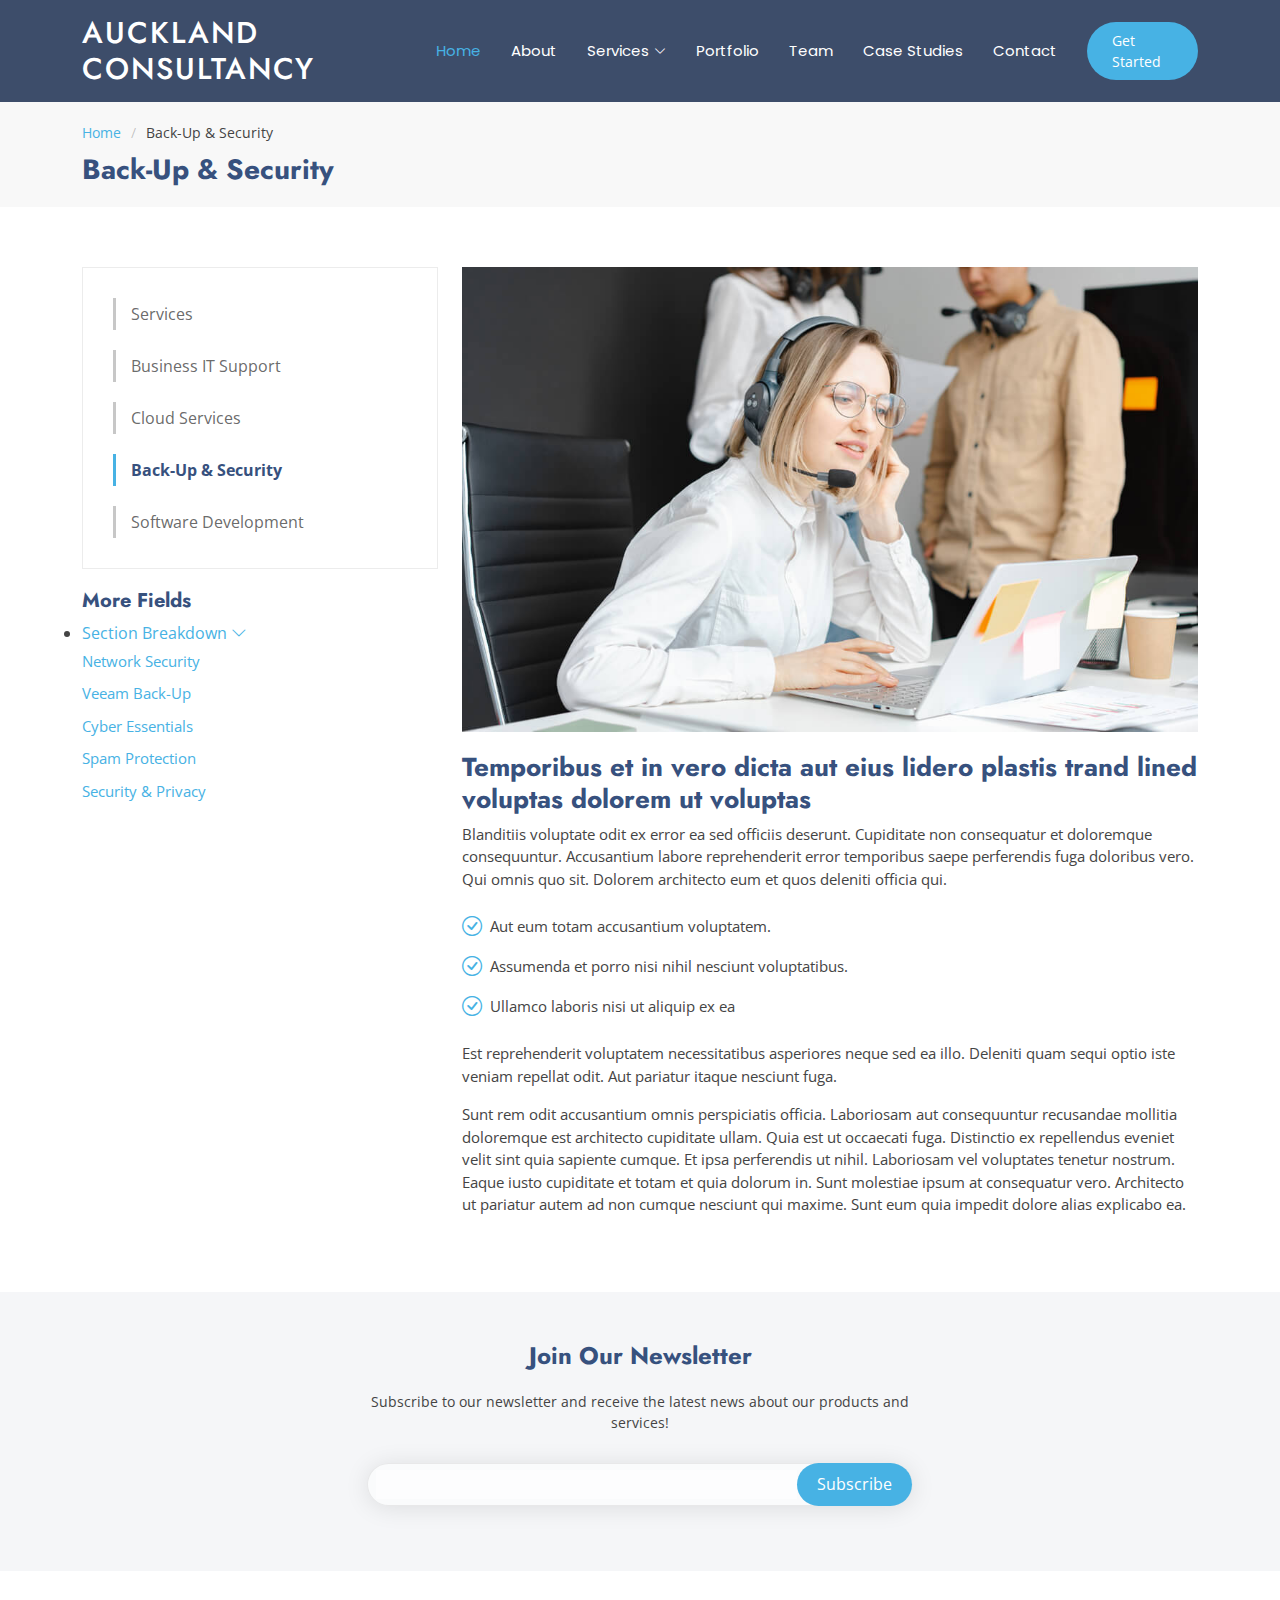
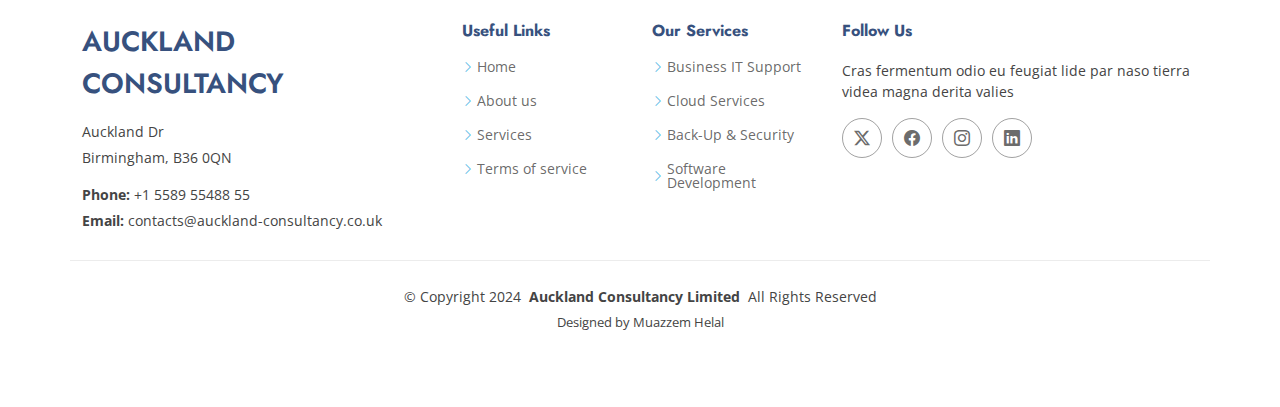
<file: back-up-n-security.html>
<!DOCTYPE html>
<html lang="en">

<head>
  <meta charset="utf-8">
  <meta content="width=device-width, initial-scale=1.0" name="viewport">
  <title>Back-Up & Security - Auckland Consultancy</title>
  <meta content="" name="description">
  <meta content="" name="keywords">

  <!-- Favicons -->
  <link href="assets/img/favicon.png" rel="icon">
  <link href="assets/img/apple-touch-icon.png" rel="apple-touch-icon">

  <!-- Fonts -->
  <link href="https://fonts.googleapis.com" rel="preconnect">
  <link href="https://fonts.gstatic.com" rel="preconnect" crossorigin>
  <link href="https://fonts.googleapis.com/css2?family=Open+Sans:ital,wght@0,300;0,400;0,500;0,600;0,700;0,800;1,300;1,400;1,500;1,600;1,700;1,800&family=Poppins:ital,wght@0,100;0,200;0,300;0,400;0,500;0,600;0,700;0,800;0,900;1,100;1,200;1,300;1,400;1,500;1,600;1,700;1,800;1,900&family=Jost:ital,wght@0,100;0,200;0,300;0,400;0,500;0,600;0,700;0,800;0,900;1,100;1,200;1,300;1,400;1,500;1,600;1,700;1,800;1,900&display=swap" rel="stylesheet">

  <!-- Vendor CSS Files -->
  <link href="assets/vendor/bootstrap/css/bootstrap.min.css" rel="stylesheet">
  <link href="assets/vendor/bootstrap-icons/bootstrap-icons.css" rel="stylesheet">
  <link href="assets/vendor/aos/aos.css" rel="stylesheet">
  <link href="assets/vendor/glightbox/css/glightbox.min.css" rel="stylesheet">
  <link href="assets/vendor/swiper/swiper-bundle.min.css" rel="stylesheet">

  <!-- Main CSS File -->
  <link href="assets/css/main.css" rel="stylesheet">

  <!-- =======================================================
  * Template Name: Arsha
  * Template URL: https://bootstrapmade.com/arsha-free-bootstrap-html-template-corporate/
  * Updated: Jun 29 2024 with Bootstrap v5.3.3
  * Author: BootstrapMade.com
  * License: https://bootstrapmade.com/license/
  ======================================================== -->
</head>

<body class="service-details-page">

  <header id="header" class="header d-flex align-items-center sticky-top">
    <div class="container-fluid container-xl position-relative d-flex align-items-center">

      <a href="index.html" class="logo d-flex align-items-center me-auto">
        <!-- Uncomment the line below if you also wish to use an image logo -->
        <!-- <img src="assets/img/logo.png" alt=""> -->
        <h1 class="sitename">Auckland Consultancy</h1>
      </a>

      <nav id="navmenu" class="navmenu">
        <ul>
          <li><a href="https://auckland-consultancy.co.uk/#hero" class="active">Home</a></li>
          <li><a href="https://auckland-consultancy.co.uk/#about">About</a></li>
          <li class="dropdown"><a href="https://auckland-consultancy.co.uk/#services"><span>Services</span> <i class="bi bi-chevron-down toggle-dropdown"></i></a>
            <ul>
              <li class="dropdown"><a href="business-it-support.html"><span>Business IT Support</span> <i class="bi bi-chevron-down toggle-dropdown"></i></a>
                <ul>
                  <li><a href="#">Business Continuity</a></li>
                  <li><a href="#">Data Back-Up</a></li>
                  <li><a href="#">IT Hardware</a></li>
                  <li><a href="#">IT Maintenance</a></li>
                  <li><a href="#">IT Network Cabling</a></li>
                  <li><a href="#">IT Network Monitoring</a></li>
                  <li><a href="#">Your IT Support Desk</a></li>
                </ul>
              </li>
              <li class="dropdown"><a href="cloud-services.html"><span>Cloud Services</span> <i class="bi bi-chevron-down toggle-dropdown"></i></a>
                <ul>
                  <li><a href="#">Microsoft 365</a></li>
                  <li><a href="#">Microsoft Azure</a></li>
                  <li><a href="#">AWS</a></li>
                </ul>
              </li>
              <li class="dropdown"><a href="back-up-n-security.html"><span>Backup & Security</span> <i class="bi bi-chevron-down toggle-dropdown"></i></a>
                <ul>
                  <li><a href="#">Network Security</a></li>
                  <li><a href="#">Veeam Back-Up</a></li>
                  <li><a href="#">Cyber Essentials</a></li>
                  <li><a href="#">Spam Protection</a></li>
                  <li><a href="#">Security & Privacy</a></li>
                </ul>
              </li>
              <li class="dropdown"><a href="software-development.html"><span>Software Development</span> <i class="bi bi-chevron-down toggle-dropdown"></i></a>
                <ul>
                  <li><a href="#">Mobile Android/IOS</a></li>
				  <li><a href="#">Web Application Development</a></li>
                  <li><a href="#">Desktop Apps(GUI)</a></li>
                  <li><a href="#">Scripts (C#, Python e.g)</a></li>
				  <li><a href="#">Legacy Software</a></li>
                </ul>
              </li>
            </ul>
          </li>
          <li><a href="https://auckland-consultancy.co.uk/#portfolio">Portfolio</a></li>
          <li><a href="https://auckland-consultancy.co.uk/#team">Team</a></li>
          <li><a href="https://auckland-consultancy.co.uk/#testimonials">Case Studies</a></li>
          <li><a href="https://auckland-consultancy.co.uk/#contact">Contact</a></li>
        </ul>
        <i class="mobile-nav-toggle d-xl-none bi bi-list"></i>
      </nav>

      <a class="btn-getstarted" href="#about">Get Started</a>

    </div>
  </header>

  <main class="main">

    <!-- Page Title -->
    <div class="page-title" data-aos="fade">
      <div class="container">
        <nav class="breadcrumbs">
          <ol>
            <li><a href="index.html">Home</a></li>
            <li class="current">Back-Up & Security</li>
          </ol>
        </nav>
        <h1>Back-Up & Security</h1>
      </div>
    </div><!-- End Page Title -->

    <!-- Service Details Section -->
    <section id="service-details" class="service-details section">

      <div class="container">

        <div class="row gy-4">

          <div class="col-lg-4" data-aos="fade-up" data-aos-delay="100">
            <div class="services-list">
              <a href="service-details.html">Services</a>
              <a href="business-it-support.html">Business IT Support</a>
              <a href="cloud-services.html">Cloud Services</a>
              <a href="back-up-n-security.html" class="active">Back-Up & Security</a>
              <a href="software-development.html">Software Development</a>
            </div>

            <h4>More Fields</h4>
            <li class="dropdown"><a href="business-it-support.html"><span>Section Breakdown</span> <i class="bi bi-chevron-down toggle-dropdown"></i></a>
                <ul>
                  <li><a href="#">Network Security</a></li>
                  <li><a href="#">Veeam Back-Up</a></li>
                  <li><a href="#">Cyber Essentials</a></li>
                  <li><a href="#">Spam Protection</a></li>
                  <li><a href="#">Security & Privacy</a></li>
                </ul>
              </li>
          </div>

          <div class="col-lg-8" data-aos="fade-up" data-aos-delay="200">
            <img src="assets/img/services.jpg" alt="" class="img-fluid services-img">
            <h3>Temporibus et in vero dicta aut eius lidero plastis trand lined voluptas dolorem ut voluptas</h3>
            <p>
              Blanditiis voluptate odit ex error ea sed officiis deserunt. Cupiditate non consequatur et doloremque consequuntur. Accusantium labore reprehenderit error temporibus saepe perferendis fuga doloribus vero. Qui omnis quo sit. Dolorem architecto eum et quos deleniti officia qui.
            </p>
            <ul>
              <li><i class="bi bi-check-circle"></i> <span>Aut eum totam accusantium voluptatem.</span></li>
              <li><i class="bi bi-check-circle"></i> <span>Assumenda et porro nisi nihil nesciunt voluptatibus.</span></li>
              <li><i class="bi bi-check-circle"></i> <span>Ullamco laboris nisi ut aliquip ex ea</span></li>
            </ul>
            <p>
              Est reprehenderit voluptatem necessitatibus asperiores neque sed ea illo. Deleniti quam sequi optio iste veniam repellat odit. Aut pariatur itaque nesciunt fuga.
            </p>
            <p>
              Sunt rem odit accusantium omnis perspiciatis officia. Laboriosam aut consequuntur recusandae mollitia doloremque est architecto cupiditate ullam. Quia est ut occaecati fuga. Distinctio ex repellendus eveniet velit sint quia sapiente cumque. Et ipsa perferendis ut nihil. Laboriosam vel voluptates tenetur nostrum. Eaque iusto cupiditate et totam et quia dolorum in. Sunt molestiae ipsum at consequatur vero. Architecto ut pariatur autem ad non cumque nesciunt qui maxime. Sunt eum quia impedit dolore alias explicabo ea.
            </p>
          </div>

        </div>

      </div>

    </section><!-- /Service Details Section -->

  </main>

  <footer id="footer" class="footer">

    <div class="footer-newsletter">
      <div class="container">
        <div class="row justify-content-center text-center">
          <div class="col-lg-6">
            <h4>Join Our Newsletter</h4>
            <p>Subscribe to our newsletter and receive the latest news about our products and services!</p>
            <form action="forms/newsletter.php" method="post" class="php-email-form">
              <div class="newsletter-form"><input type="email" name="email"><input type="submit" value="Subscribe"></div>
              <div class="loading">Loading</div>
              <div class="error-message"></div>
              <div class="sent-message">Your subscription request has been sent. Thank you!</div>
            </form>
          </div>
        </div>
      </div>
    </div>

    <div class="container footer-top">
      <div class="row gy-4">
        <div class="col-lg-4 col-md-6 footer-about">
          <a href="index.html" class="d-flex align-items-center">
            <span class="sitename">Auckland Consultancy</span>
          </a>
          <div class="footer-contact pt-3">
            <p>Auckland Dr</p>
            <p>Birmingham, B36 0QN</p>
            <p class="mt-3"><strong>Phone:</strong> <span>+1 5589 55488 55</span></p>
            <p><strong>Email:</strong> <span>contacts@auckland-consultancy.co.uk</span></p>
          </div>
        </div>

        <div class="col-lg-2 col-md-3 footer-links">
          <h4>Useful Links</h4>
          <ul>
            <li><i class="bi bi-chevron-right"></i> <a href="https://auckland-consultancy.co.uk/#hero">Home</a></li>
            <li><i class="bi bi-chevron-right"></i> <a href="https://auckland-consultancy.co.uk/#about">About us</a></li>
            <li><i class="bi bi-chevron-right"></i> <a href="https://auckland-consultancy.co.uk/#services">Services</a></li>
            <li><i class="bi bi-chevron-right"></i> <a href="#">Terms of service</a></li>
          </ul>
        </div>

        <div class="col-lg-2 col-md-3 footer-links">
          <h4>Our Services</h4>
          <ul>
            <li><i class="bi bi-chevron-right"></i> <a href="business-it-support.html">Business IT Support</a></li>
            <li><i class="bi bi-chevron-right"></i> <a href="cloud-services.html">Cloud Services</a></li>
            <li><i class="bi bi-chevron-right"></i> <a href="back-up-n-security.html">Back-Up & Security</a></li>
            <li><i class="bi bi-chevron-right"></i> <a href="software-development.html">Software Development</a></li>
          </ul>
        </div>

        <div class="col-lg-4 col-md-12">
          <h4>Follow Us</h4>
          <p>Cras fermentum odio eu feugiat lide par naso tierra videa magna derita valies</p>
          <div class="social-links d-flex">
            <a href=""><i class="bi bi-twitter-x"></i></a>
            <a href=""><i class="bi bi-facebook"></i></a>
            <a href=""><i class="bi bi-instagram"></i></a>
            <a href=""><i class="bi bi-linkedin"></i></a>
          </div>
        </div>

      </div>
    </div>

    <div class="container copyright text-center mt-4">
      <p>© <span>Copyright 2024</span> <strong class="px-1 sitename">Auckland Consultancy Limited</strong> <span>All Rights Reserved</span></p>
      <div class="credits">
        <!-- All the links in the footer should remain intact. -->
        <!-- You can delete the links only if you've purchased the pro version. -->
        <!-- Licensing information: https://bootstrapmade.com/license/ -->
        <!-- Purchase the pro version with working PHP/AJAX contact form: [buy-url] -->
        Designed by Muazzem Helal
      </div>
    </div>

  </footer>

  <!-- Scroll Top -->
  <a href="#" id="scroll-top" class="scroll-top d-flex align-items-center justify-content-center"><i class="bi bi-arrow-up-short"></i></a>

  <!-- Preloader -->
  <div id="preloader"></div>

  <!-- Vendor JS Files -->
  <script src="assets/vendor/bootstrap/js/bootstrap.bundle.min.js"></script>
  <script src="assets/vendor/php-email-form/validate.js"></script>
  <script src="assets/vendor/aos/aos.js"></script>
  <script src="assets/vendor/glightbox/js/glightbox.min.js"></script>
  <script src="assets/vendor/swiper/swiper-bundle.min.js"></script>
  <script src="assets/vendor/waypoints/noframework.waypoints.js"></script>
  <script src="assets/vendor/imagesloaded/imagesloaded.pkgd.min.js"></script>
  <script src="assets/vendor/isotope-layout/isotope.pkgd.min.js"></script>

  <!-- Main JS File -->
  <script src="assets/js/main.js"></script>

</body>

</html>
</file>
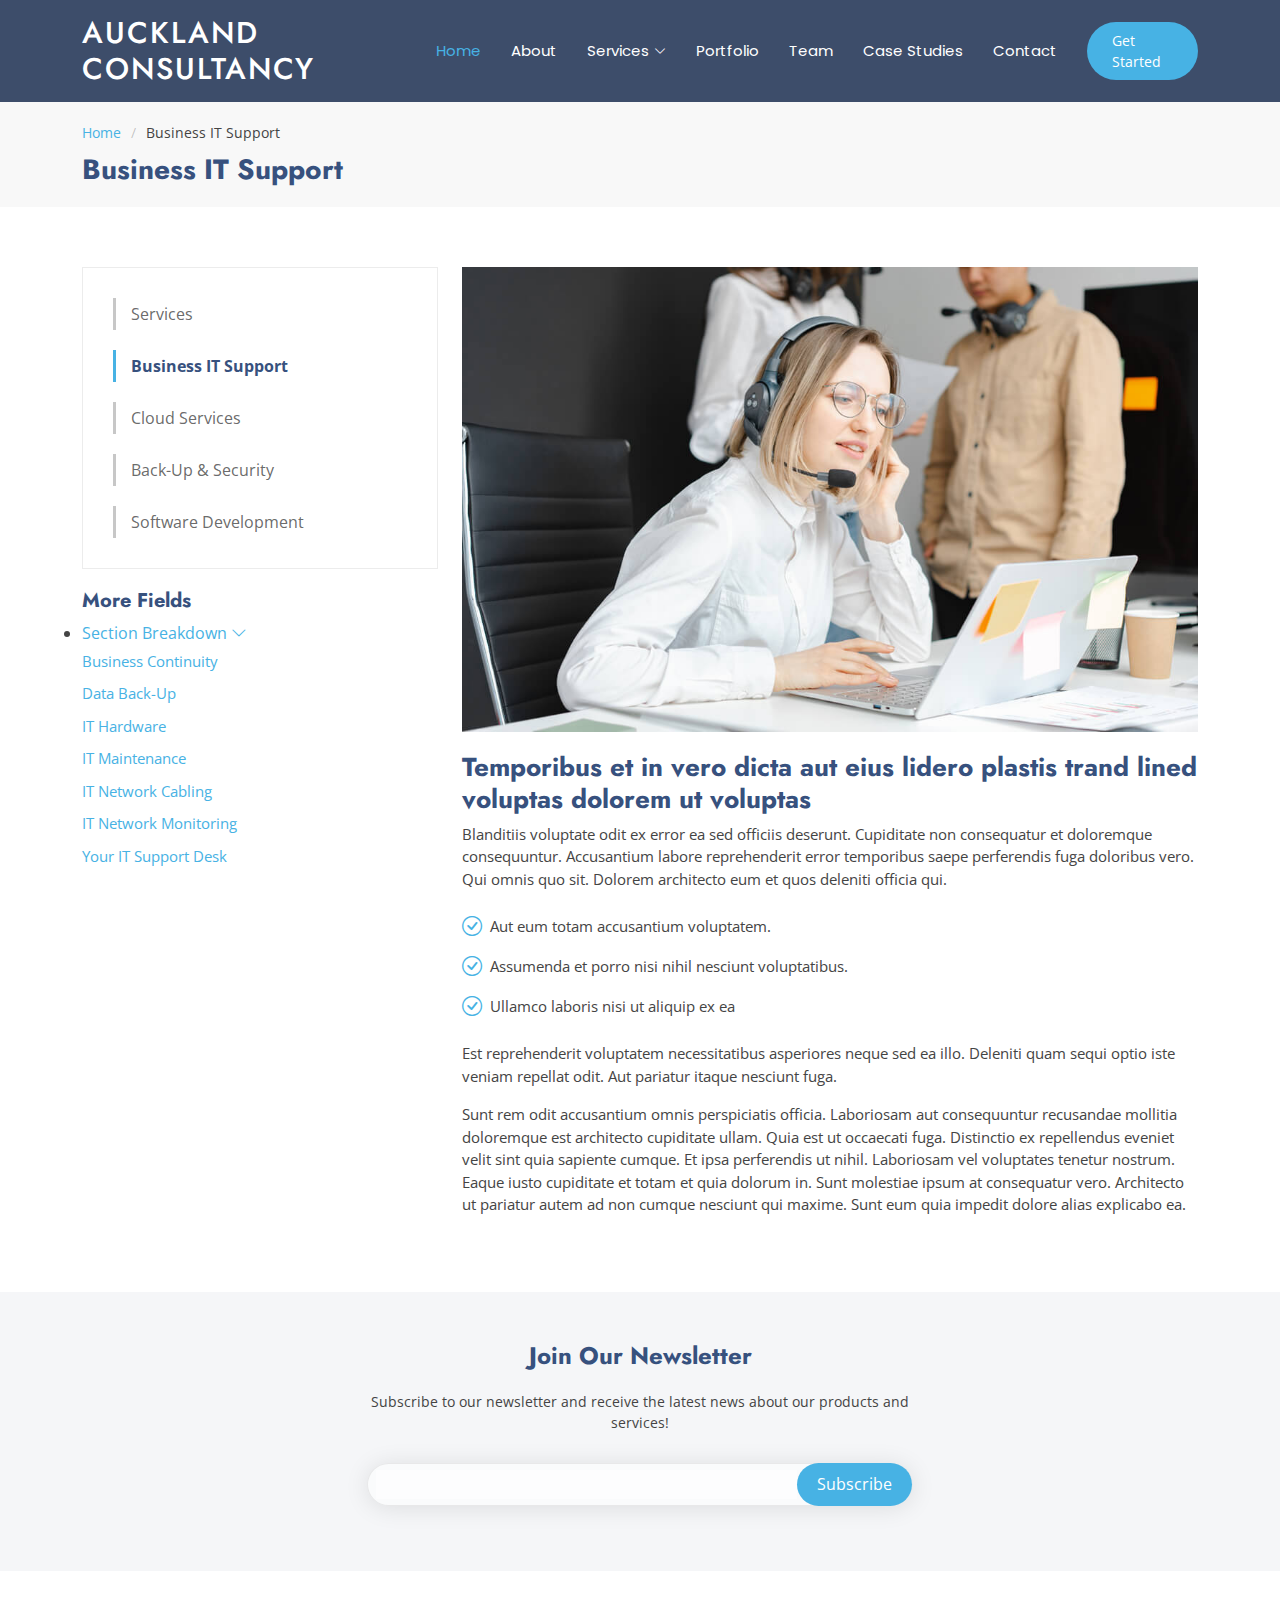
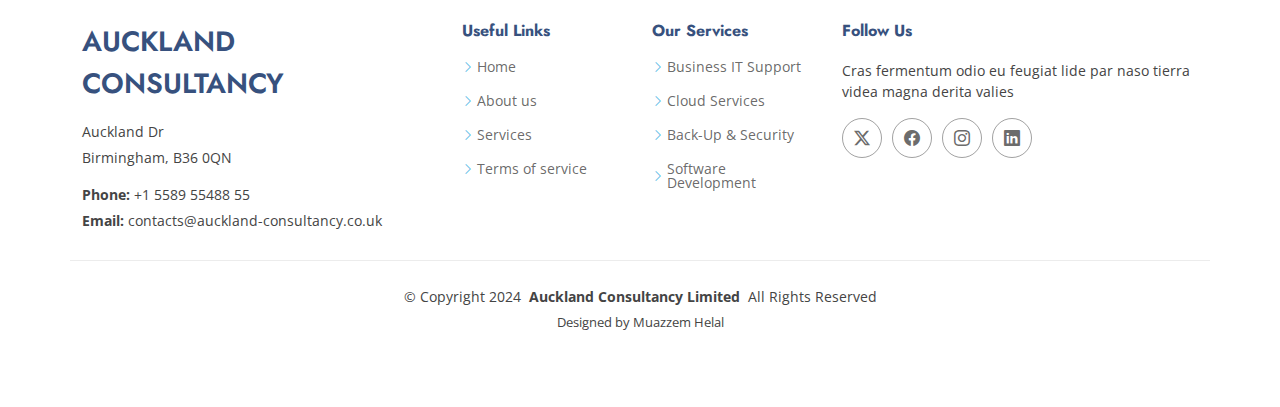
<file: business-it-support.html>
<!DOCTYPE html>
<html lang="en">

<head>
  <meta charset="utf-8">
  <meta content="width=device-width, initial-scale=1.0" name="viewport">
  <title>Business Support - Auckland Consultancy</title>
  <meta content="" name="description">
  <meta content="" name="keywords">

  <!-- Favicons -->
  <link href="assets/img/favicon.png" rel="icon">
  <link href="assets/img/apple-touch-icon.png" rel="apple-touch-icon">

  <!-- Fonts -->
  <link href="https://fonts.googleapis.com" rel="preconnect">
  <link href="https://fonts.gstatic.com" rel="preconnect" crossorigin>
  <link href="https://fonts.googleapis.com/css2?family=Open+Sans:ital,wght@0,300;0,400;0,500;0,600;0,700;0,800;1,300;1,400;1,500;1,600;1,700;1,800&family=Poppins:ital,wght@0,100;0,200;0,300;0,400;0,500;0,600;0,700;0,800;0,900;1,100;1,200;1,300;1,400;1,500;1,600;1,700;1,800;1,900&family=Jost:ital,wght@0,100;0,200;0,300;0,400;0,500;0,600;0,700;0,800;0,900;1,100;1,200;1,300;1,400;1,500;1,600;1,700;1,800;1,900&display=swap" rel="stylesheet">

  <!-- Vendor CSS Files -->
  <link href="assets/vendor/bootstrap/css/bootstrap.min.css" rel="stylesheet">
  <link href="assets/vendor/bootstrap-icons/bootstrap-icons.css" rel="stylesheet">
  <link href="assets/vendor/aos/aos.css" rel="stylesheet">
  <link href="assets/vendor/glightbox/css/glightbox.min.css" rel="stylesheet">
  <link href="assets/vendor/swiper/swiper-bundle.min.css" rel="stylesheet">

  <!-- Main CSS File -->
  <link href="assets/css/main.css" rel="stylesheet">

  <!-- =======================================================
  * Template Name: Arsha
  * Template URL: https://bootstrapmade.com/arsha-free-bootstrap-html-template-corporate/
  * Updated: Jun 29 2024 with Bootstrap v5.3.3
  * Author: BootstrapMade.com
  * License: https://bootstrapmade.com/license/
  ======================================================== -->
</head>

<body class="service-details-page">

  <header id="header" class="header d-flex align-items-center sticky-top">
    <div class="container-fluid container-xl position-relative d-flex align-items-center">

      <a href="index.html" class="logo d-flex align-items-center me-auto">
        <!-- Uncomment the line below if you also wish to use an image logo -->
        <!-- <img src="assets/img/logo.png" alt=""> -->
        <h1 class="sitename">Auckland Consultancy</h1>
      </a>

      <nav id="navmenu" class="navmenu">
        <ul>
          <li><a href="https://auckland-consultancy.co.uk/#hero" class="active">Home</a></li>
          <li><a href="https://auckland-consultancy.co.uk/#about">About</a></li>
          <li class="dropdown"><a href="https://auckland-consultancy.co.uk/#services"><span>Services</span> <i class="bi bi-chevron-down toggle-dropdown"></i></a>
            <ul>
              <li class="dropdown"><a href="business-it-support.html"><span>Business IT Support</span> <i class="bi bi-chevron-down toggle-dropdown"></i></a>
                <ul>
                  <li><a href="#">Business Continuity</a></li>
                  <li><a href="#">Data Back-Up</a></li>
                  <li><a href="#">IT Hardware</a></li>
                  <li><a href="#">IT Maintenance</a></li>
                  <li><a href="#">IT Network Cabling</a></li>
                  <li><a href="#">IT Network Monitoring</a></li>
                  <li><a href="#">Your IT Support Desk</a></li>
                </ul>
              </li>
              <li class="dropdown"><a href="cloud-services.html"><span>Cloud Services</span> <i class="bi bi-chevron-down toggle-dropdown"></i></a>
                <ul>
                  <li><a href="#">Microsoft 365</a></li>
                  <li><a href="#">Microsoft Azure</a></li>
                  <li><a href="#">AWS</a></li>
                </ul>
              </li>
              <li class="dropdown"><a href="back-up-n-security.html"><span>Backup & Security</span> <i class="bi bi-chevron-down toggle-dropdown"></i></a>
                <ul>
                  <li><a href="#">Network Security</a></li>
                  <li><a href="#">Veeam Back-Up</a></li>
                  <li><a href="#">Cyber Essentials</a></li>
                  <li><a href="#">Spam Protection</a></li>
                  <li><a href="#">Security & Privacy</a></li>
                </ul>
              </li>
              <li class="dropdown"><a href="software-development.html"><span>Software Development</span> <i class="bi bi-chevron-down toggle-dropdown"></i></a>
                <ul>
                  <li><a href="#">Mobile Android/IOS</a></li>
				  <li><a href="#">Web Application Development</a></li>
                  <li><a href="#">Desktop Apps(GUI)</a></li>
                  <li><a href="#">Scripts (C#, Python e.g)</a></li>
				  <li><a href="#">Legacy Software</a></li>
                </ul>
              </li>
            </ul>
          </li>
          <li><a href="https://auckland-consultancy.co.uk/#portfolio">Portfolio</a></li>
          <li><a href="https://auckland-consultancy.co.uk/#team">Team</a></li>
          <li><a href="https://auckland-consultancy.co.uk/#testimonials">Case Studies</a></li>
          <li><a href="https://auckland-consultancy.co.uk/#contact">Contact</a></li>
        </ul>
        <i class="mobile-nav-toggle d-xl-none bi bi-list"></i>
      </nav>

      <a class="btn-getstarted" href="#about">Get Started</a>

    </div>
  </header>

  <main class="main">

    <!-- Page Title -->
    <div class="page-title" data-aos="fade">
      <div class="container">
        <nav class="breadcrumbs">
          <ol>
            <li><a href="index.html">Home</a></li>
            <li class="current">Business IT Support</li>
          </ol>
        </nav>
        <h1>Business IT Support</h1>
      </div>
    </div><!-- End Page Title -->

    <!-- Service Details Section -->
    <section id="service-details" class="service-details section">

      <div class="container">

        <div class="row gy-4">

          <div class="col-lg-4" data-aos="fade-up" data-aos-delay="100">
            <div class="services-list">
              <a href="service-details.html">Services</a>
              <a href="business-it-support.html" class="active">Business IT Support</a>
              <a href="cloud-services.html">Cloud Services</a>
              <a href="back-up-n-security.html">Back-Up & Security</a>
              <a href="software-development.html">Software Development</a>
            </div>

            <h4>More Fields</h4>
            <li class="dropdown"><a href="business-it-support.html"><span>Section Breakdown</span> <i class="bi bi-chevron-down toggle-dropdown"></i></a>
                <ul>
                  <li><a href="#">Business Continuity</a></li>
                  <li><a href="#">Data Back-Up</a></li>
                  <li><a href="#">IT Hardware</a></li>
                  <li><a href="#">IT Maintenance</a></li>
                  <li><a href="#">IT Network Cabling</a></li>
                  <li><a href="#">IT Network Monitoring</a></li>
                  <li><a href="#">Your IT Support Desk</a></li>
                </ul>
              </li>
          </div>

          <div class="col-lg-8" data-aos="fade-up" data-aos-delay="200">
            <img src="assets/img/services.jpg" alt="" class="img-fluid services-img">
            <h3>Temporibus et in vero dicta aut eius lidero plastis trand lined voluptas dolorem ut voluptas</h3>
            <p>
              Blanditiis voluptate odit ex error ea sed officiis deserunt. Cupiditate non consequatur et doloremque consequuntur. Accusantium labore reprehenderit error temporibus saepe perferendis fuga doloribus vero. Qui omnis quo sit. Dolorem architecto eum et quos deleniti officia qui.
            </p>
            <ul>
              <li><i class="bi bi-check-circle"></i> <span>Aut eum totam accusantium voluptatem.</span></li>
              <li><i class="bi bi-check-circle"></i> <span>Assumenda et porro nisi nihil nesciunt voluptatibus.</span></li>
              <li><i class="bi bi-check-circle"></i> <span>Ullamco laboris nisi ut aliquip ex ea</span></li>
            </ul>
            <p>
              Est reprehenderit voluptatem necessitatibus asperiores neque sed ea illo. Deleniti quam sequi optio iste veniam repellat odit. Aut pariatur itaque nesciunt fuga.
            </p>
            <p>
              Sunt rem odit accusantium omnis perspiciatis officia. Laboriosam aut consequuntur recusandae mollitia doloremque est architecto cupiditate ullam. Quia est ut occaecati fuga. Distinctio ex repellendus eveniet velit sint quia sapiente cumque. Et ipsa perferendis ut nihil. Laboriosam vel voluptates tenetur nostrum. Eaque iusto cupiditate et totam et quia dolorum in. Sunt molestiae ipsum at consequatur vero. Architecto ut pariatur autem ad non cumque nesciunt qui maxime. Sunt eum quia impedit dolore alias explicabo ea.
            </p>
          </div>

        </div>

      </div>

    </section><!-- /Service Details Section -->

  </main>

  <footer id="footer" class="footer">

    <div class="footer-newsletter">
      <div class="container">
        <div class="row justify-content-center text-center">
          <div class="col-lg-6">
            <h4>Join Our Newsletter</h4>
            <p>Subscribe to our newsletter and receive the latest news about our products and services!</p>
            <form action="forms/newsletter.php" method="post" class="php-email-form">
              <div class="newsletter-form"><input type="email" name="email"><input type="submit" value="Subscribe"></div>
              <div class="loading">Loading</div>
              <div class="error-message"></div>
              <div class="sent-message">Your subscription request has been sent. Thank you!</div>
            </form>
          </div>
        </div>
      </div>
    </div>

    <div class="container footer-top">
      <div class="row gy-4">
        <div class="col-lg-4 col-md-6 footer-about">
          <a href="index.html" class="d-flex align-items-center">
            <span class="sitename">Auckland Consultancy</span>
          </a>
          <div class="footer-contact pt-3">
            <p>Auckland Dr</p>
            <p>Birmingham, B36 0QN</p>
            <p class="mt-3"><strong>Phone:</strong> <span>+1 5589 55488 55</span></p>
            <p><strong>Email:</strong> <span>contacts@auckland-consultancy.co.uk</span></p>
          </div>
        </div>

        <div class="col-lg-2 col-md-3 footer-links">
          <h4>Useful Links</h4>
          <ul>
            <li><i class="bi bi-chevron-right"></i> <a href="https://auckland-consultancy.co.uk/#hero">Home</a></li>
            <li><i class="bi bi-chevron-right"></i> <a href="https://auckland-consultancy.co.uk/#about">About us</a></li>
            <li><i class="bi bi-chevron-right"></i> <a href="https://auckland-consultancy.co.uk/#services">Services</a></li>
            <li><i class="bi bi-chevron-right"></i> <a href="#">Terms of service</a></li>
          </ul>
        </div>

        <div class="col-lg-2 col-md-3 footer-links">
          <h4>Our Services</h4>
          <ul>
            <li><i class="bi bi-chevron-right"></i> <a href="business-it-support.html">Business IT Support</a></li>
            <li><i class="bi bi-chevron-right"></i> <a href="cloud-services.html">Cloud Services</a></li>
            <li><i class="bi bi-chevron-right"></i> <a href="back-up-n-security.html">Back-Up & Security</a></li>
            <li><i class="bi bi-chevron-right"></i> <a href="software-development.html">Software Development</a></li>
          </ul>
        </div>

        <div class="col-lg-4 col-md-12">
          <h4>Follow Us</h4>
          <p>Cras fermentum odio eu feugiat lide par naso tierra videa magna derita valies</p>
          <div class="social-links d-flex">
            <a href=""><i class="bi bi-twitter-x"></i></a>
            <a href=""><i class="bi bi-facebook"></i></a>
            <a href=""><i class="bi bi-instagram"></i></a>
            <a href=""><i class="bi bi-linkedin"></i></a>
          </div>
        </div>

      </div>
    </div>

    <div class="container copyright text-center mt-4">
      <p>© <span>Copyright 2024</span> <strong class="px-1 sitename">Auckland Consultancy Limited</strong> <span>All Rights Reserved</span></p>
      <div class="credits">
        <!-- All the links in the footer should remain intact. -->
        <!-- You can delete the links only if you've purchased the pro version. -->
        <!-- Licensing information: https://bootstrapmade.com/license/ -->
        <!-- Purchase the pro version with working PHP/AJAX contact form: [buy-url] -->
        Designed by Muazzem Helal
      </div>
    </div>

  </footer>

  <!-- Scroll Top -->
  <a href="#" id="scroll-top" class="scroll-top d-flex align-items-center justify-content-center"><i class="bi bi-arrow-up-short"></i></a>

  <!-- Preloader -->
  <div id="preloader"></div>

  <!-- Vendor JS Files -->
  <script src="assets/vendor/bootstrap/js/bootstrap.bundle.min.js"></script>
  <script src="assets/vendor/php-email-form/validate.js"></script>
  <script src="assets/vendor/aos/aos.js"></script>
  <script src="assets/vendor/glightbox/js/glightbox.min.js"></script>
  <script src="assets/vendor/swiper/swiper-bundle.min.js"></script>
  <script src="assets/vendor/waypoints/noframework.waypoints.js"></script>
  <script src="assets/vendor/imagesloaded/imagesloaded.pkgd.min.js"></script>
  <script src="assets/vendor/isotope-layout/isotope.pkgd.min.js"></script>

  <!-- Main JS File -->
  <script src="assets/js/main.js"></script>

</body>

</html>
</file>
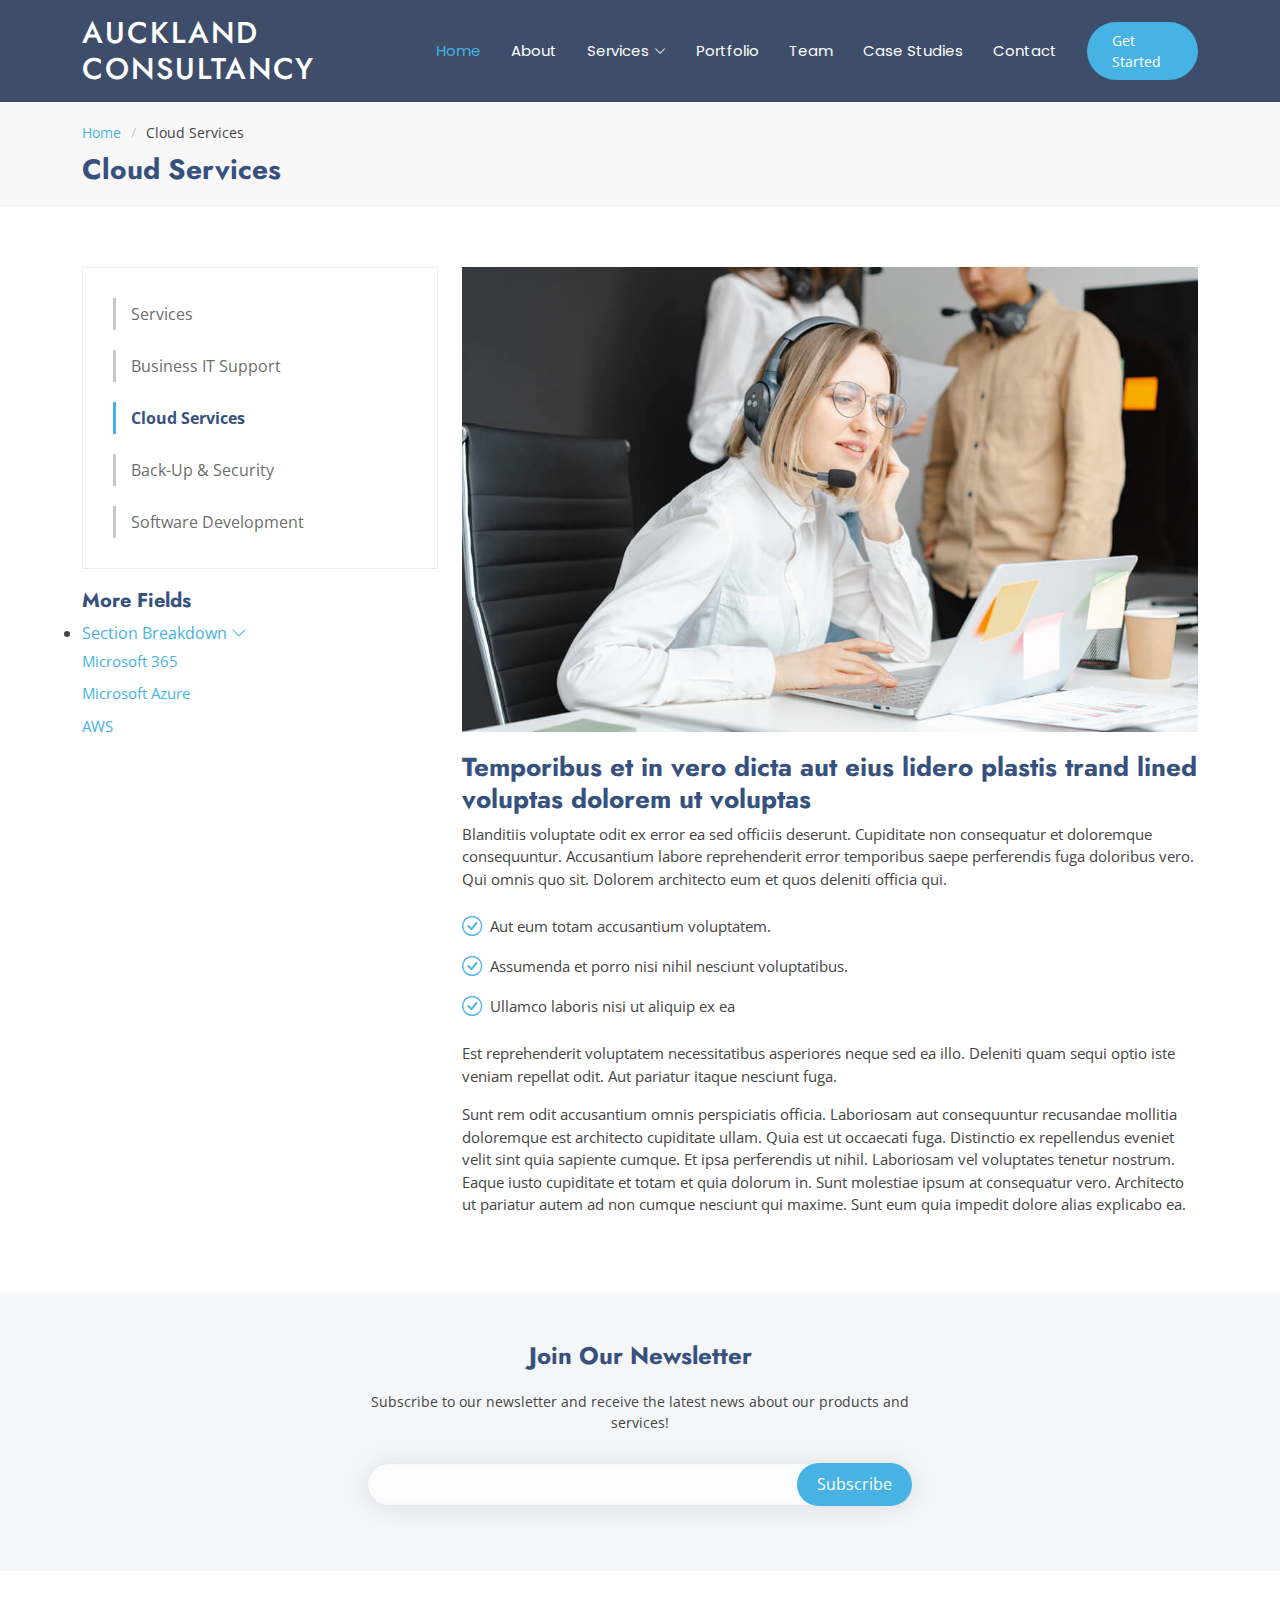
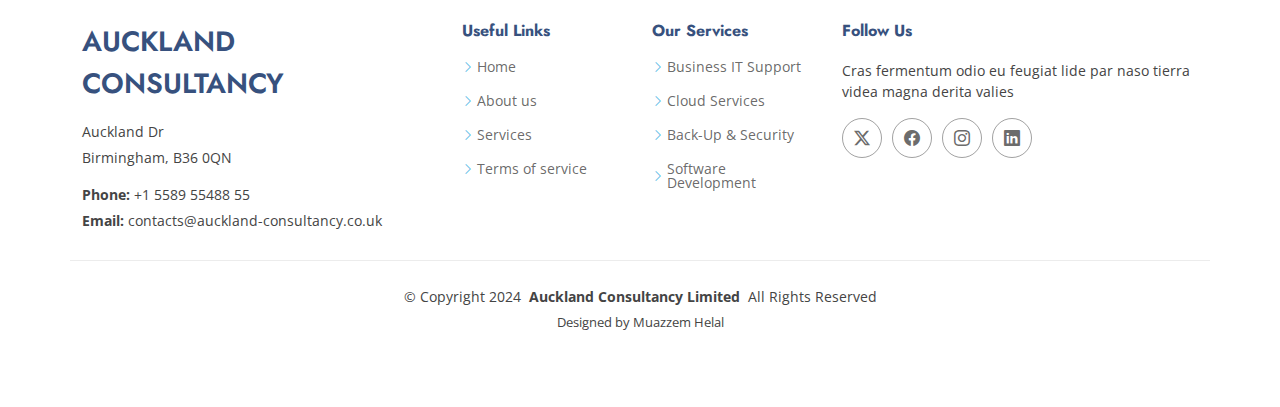
<file: cloud-services.html>
<!DOCTYPE html>
<html lang="en">

<head>
  <meta charset="utf-8">
  <meta content="width=device-width, initial-scale=1.0" name="viewport">
  <title>Cloud Services - Auckland Consultancy</title>
  <meta content="" name="description">
  <meta content="" name="keywords">

  <!-- Favicons -->
  <link href="assets/img/favicon.png" rel="icon">
  <link href="assets/img/apple-touch-icon.png" rel="apple-touch-icon">

  <!-- Fonts -->
  <link href="https://fonts.googleapis.com" rel="preconnect">
  <link href="https://fonts.gstatic.com" rel="preconnect" crossorigin>
  <link href="https://fonts.googleapis.com/css2?family=Open+Sans:ital,wght@0,300;0,400;0,500;0,600;0,700;0,800;1,300;1,400;1,500;1,600;1,700;1,800&family=Poppins:ital,wght@0,100;0,200;0,300;0,400;0,500;0,600;0,700;0,800;0,900;1,100;1,200;1,300;1,400;1,500;1,600;1,700;1,800;1,900&family=Jost:ital,wght@0,100;0,200;0,300;0,400;0,500;0,600;0,700;0,800;0,900;1,100;1,200;1,300;1,400;1,500;1,600;1,700;1,800;1,900&display=swap" rel="stylesheet">

  <!-- Vendor CSS Files -->
  <link href="assets/vendor/bootstrap/css/bootstrap.min.css" rel="stylesheet">
  <link href="assets/vendor/bootstrap-icons/bootstrap-icons.css" rel="stylesheet">
  <link href="assets/vendor/aos/aos.css" rel="stylesheet">
  <link href="assets/vendor/glightbox/css/glightbox.min.css" rel="stylesheet">
  <link href="assets/vendor/swiper/swiper-bundle.min.css" rel="stylesheet">

  <!-- Main CSS File -->
  <link href="assets/css/main.css" rel="stylesheet">

  <!-- =======================================================
  * Template Name: Arsha
  * Template URL: https://bootstrapmade.com/arsha-free-bootstrap-html-template-corporate/
  * Updated: Jun 29 2024 with Bootstrap v5.3.3
  * Author: BootstrapMade.com
  * License: https://bootstrapmade.com/license/
  ======================================================== -->
</head>

<body class="service-details-page">

  <header id="header" class="header d-flex align-items-center sticky-top">
    <div class="container-fluid container-xl position-relative d-flex align-items-center">

      <a href="index.html" class="logo d-flex align-items-center me-auto">
        <!-- Uncomment the line below if you also wish to use an image logo -->
        <!-- <img src="assets/img/logo.png" alt=""> -->
        <h1 class="sitename">Auckland Consultancy</h1>
      </a>

     <nav id="navmenu" class="navmenu">
        <ul>
          <li><a href="https://auckland-consultancy.co.uk/#hero" class="active">Home</a></li>
          <li><a href="https://auckland-consultancy.co.uk/#about">About</a></li>
          <li class="dropdown"><a href="https://auckland-consultancy.co.uk/#services"><span>Services</span> <i class="bi bi-chevron-down toggle-dropdown"></i></a>
            <ul>
              <li class="dropdown"><a href="business-it-support.html"><span>Business IT Support</span> <i class="bi bi-chevron-down toggle-dropdown"></i></a>
                <ul>
                  <li><a href="#">Business Continuity</a></li>
                  <li><a href="#">Data Back-Up</a></li>
                  <li><a href="#">IT Hardware</a></li>
                  <li><a href="#">IT Maintenance</a></li>
                  <li><a href="#">IT Network Cabling</a></li>
                  <li><a href="#">IT Network Monitoring</a></li>
                  <li><a href="#">Your IT Support Desk</a></li>
                </ul>
              </li>
              <li class="dropdown"><a href="cloud-services.html"><span>Cloud Services</span> <i class="bi bi-chevron-down toggle-dropdown"></i></a>
                <ul>
                  <li><a href="#">Microsoft 365</a></li>
                  <li><a href="#">Microsoft Azure</a></li>
                  <li><a href="#">AWS</a></li>
                </ul>
              </li>
              <li class="dropdown"><a href="back-up-n-security.html"><span>Backup & Security</span> <i class="bi bi-chevron-down toggle-dropdown"></i></a>
                <ul>
                  <li><a href="#">Network Security</a></li>
                  <li><a href="#">Veeam Back-Up</a></li>
                  <li><a href="#">Cyber Essentials</a></li>
                  <li><a href="#">Spam Protection</a></li>
                  <li><a href="#">Security & Privacy</a></li>
                </ul>
              </li>
              <li class="dropdown"><a href="software-development.html"><span>Software Development</span> <i class="bi bi-chevron-down toggle-dropdown"></i></a>
                <ul>
                  <li><a href="#">Mobile Android/IOS</a></li>
				  <li><a href="#">Web Application Development</a></li>
                  <li><a href="#">Desktop Apps(GUI)</a></li>
                  <li><a href="#">Scripts (C#, Python e.g)</a></li>
				  <li><a href="#">Legacy Software</a></li>
                </ul>
              </li>
            </ul>
          </li>
          <li><a href="https://auckland-consultancy.co.uk/#portfolio">Portfolio</a></li>
          <li><a href="https://auckland-consultancy.co.uk/#team">Team</a></li>
          <li><a href="https://auckland-consultancy.co.uk/#testimonials">Case Studies</a></li>
          <li><a href="https://auckland-consultancy.co.uk/#contact">Contact</a></li>
        </ul>
        <i class="mobile-nav-toggle d-xl-none bi bi-list"></i>
      </nav>

      <a class="btn-getstarted" href="#about">Get Started</a>

    </div>
  </header>

  <main class="main">

    <!-- Page Title -->
    <div class="page-title" data-aos="fade">
      <div class="container">
        <nav class="breadcrumbs">
          <ol>
            <li><a href="index.html">Home</a></li>
            <li class="current">Cloud Services</li>
          </ol>
        </nav>
        <h1>Cloud Services</h1>
      </div>
    </div><!-- End Page Title -->

    <!-- Service Details Section -->
    <section id="service-details" class="service-details section">

      <div class="container">

        <div class="row gy-4">

          <div class="col-lg-4" data-aos="fade-up" data-aos-delay="100">
            <div class="services-list">
              <a href="service-details.html">Services</a>
              <a href="business-it-support.html">Business IT Support</a>
              <a href="cloud-services.html"  class="active">Cloud Services</a>
              <a href="back-up-n-security.html">Back-Up & Security</a>
              <a href="software-development.html">Software Development</a>
            </div>

            <h4>More Fields</h4>
            <li class="dropdown"><a href="business-it-support.html"><span>Section Breakdown</span> <i class="bi bi-chevron-down toggle-dropdown"></i></a>
                <ul>
                  <li><a href="#">Microsoft 365</a></li>
                  <li><a href="#">Microsoft Azure</a></li>
                  <li><a href="#">AWS</a></li>
                </ul>
              </li>
          </div>

          <div class="col-lg-8" data-aos="fade-up" data-aos-delay="200">
            <img src="assets/img/services.jpg" alt="" class="img-fluid services-img">
            <h3>Temporibus et in vero dicta aut eius lidero plastis trand lined voluptas dolorem ut voluptas</h3>
            <p>
              Blanditiis voluptate odit ex error ea sed officiis deserunt. Cupiditate non consequatur et doloremque consequuntur. Accusantium labore reprehenderit error temporibus saepe perferendis fuga doloribus vero. Qui omnis quo sit. Dolorem architecto eum et quos deleniti officia qui.
            </p>
            <ul>
              <li><i class="bi bi-check-circle"></i> <span>Aut eum totam accusantium voluptatem.</span></li>
              <li><i class="bi bi-check-circle"></i> <span>Assumenda et porro nisi nihil nesciunt voluptatibus.</span></li>
              <li><i class="bi bi-check-circle"></i> <span>Ullamco laboris nisi ut aliquip ex ea</span></li>
            </ul>
            <p>
              Est reprehenderit voluptatem necessitatibus asperiores neque sed ea illo. Deleniti quam sequi optio iste veniam repellat odit. Aut pariatur itaque nesciunt fuga.
            </p>
            <p>
              Sunt rem odit accusantium omnis perspiciatis officia. Laboriosam aut consequuntur recusandae mollitia doloremque est architecto cupiditate ullam. Quia est ut occaecati fuga. Distinctio ex repellendus eveniet velit sint quia sapiente cumque. Et ipsa perferendis ut nihil. Laboriosam vel voluptates tenetur nostrum. Eaque iusto cupiditate et totam et quia dolorum in. Sunt molestiae ipsum at consequatur vero. Architecto ut pariatur autem ad non cumque nesciunt qui maxime. Sunt eum quia impedit dolore alias explicabo ea.
            </p>
          </div>

        </div>

      </div>

    </section><!-- /Service Details Section -->

  </main>

  <footer id="footer" class="footer">

    <div class="footer-newsletter">
      <div class="container">
        <div class="row justify-content-center text-center">
          <div class="col-lg-6">
            <h4>Join Our Newsletter</h4>
            <p>Subscribe to our newsletter and receive the latest news about our products and services!</p>
            <form action="forms/newsletter.php" method="post" class="php-email-form">
              <div class="newsletter-form"><input type="email" name="email"><input type="submit" value="Subscribe"></div>
              <div class="loading">Loading</div>
              <div class="error-message"></div>
              <div class="sent-message">Your subscription request has been sent. Thank you!</div>
            </form>
          </div>
        </div>
      </div>
    </div>

    <div class="container footer-top">
      <div class="row gy-4">
        <div class="col-lg-4 col-md-6 footer-about">
          <a href="index.html" class="d-flex align-items-center">
            <span class="sitename">Auckland Consultancy</span>
          </a>
          <div class="footer-contact pt-3">
            <p>Auckland Dr</p>
            <p>Birmingham, B36 0QN</p>
            <p class="mt-3"><strong>Phone:</strong> <span>+1 5589 55488 55</span></p>
            <p><strong>Email:</strong> <span>contacts@auckland-consultancy.co.uk</span></p>
          </div>
        </div>

        <div class="col-lg-2 col-md-3 footer-links">
          <h4>Useful Links</h4>
          <ul>
            <li><i class="bi bi-chevron-right"></i> <a href="https://auckland-consultancy.co.uk/#hero">Home</a></li>
            <li><i class="bi bi-chevron-right"></i> <a href="https://auckland-consultancy.co.uk/#about">About us</a></li>
            <li><i class="bi bi-chevron-right"></i> <a href="https://auckland-consultancy.co.uk/#services">Services</a></li>
            <li><i class="bi bi-chevron-right"></i> <a href="#">Terms of service</a></li>
          </ul>
        </div>

        <div class="col-lg-2 col-md-3 footer-links">
          <h4>Our Services</h4>
          <ul>
            <li><i class="bi bi-chevron-right"></i> <a href="business-it-support.html">Business IT Support</a></li>
            <li><i class="bi bi-chevron-right"></i> <a href="cloud-services.html">Cloud Services</a></li>
            <li><i class="bi bi-chevron-right"></i> <a href="back-up-n-security.html">Back-Up & Security</a></li>
            <li><i class="bi bi-chevron-right"></i> <a href="software-development.html">Software Development</a></li>
          </ul>
        </div>

        <div class="col-lg-4 col-md-12">
          <h4>Follow Us</h4>
          <p>Cras fermentum odio eu feugiat lide par naso tierra videa magna derita valies</p>
          <div class="social-links d-flex">
            <a href=""><i class="bi bi-twitter-x"></i></a>
            <a href=""><i class="bi bi-facebook"></i></a>
            <a href=""><i class="bi bi-instagram"></i></a>
            <a href=""><i class="bi bi-linkedin"></i></a>
          </div>
        </div>

      </div>
    </div>

    <div class="container copyright text-center mt-4">
      <p>© <span>Copyright 2024</span> <strong class="px-1 sitename">Auckland Consultancy Limited</strong> <span>All Rights Reserved</span></p>
      <div class="credits">
        <!-- All the links in the footer should remain intact. -->
        <!-- You can delete the links only if you've purchased the pro version. -->
        <!-- Licensing information: https://bootstrapmade.com/license/ -->
        <!-- Purchase the pro version with working PHP/AJAX contact form: [buy-url] -->
        Designed by Muazzem Helal
      </div>
    </div>

  </footer>

  <!-- Scroll Top -->
  <a href="#" id="scroll-top" class="scroll-top d-flex align-items-center justify-content-center"><i class="bi bi-arrow-up-short"></i></a>

  <!-- Preloader -->
  <div id="preloader"></div>

  <!-- Vendor JS Files -->
  <script src="assets/vendor/bootstrap/js/bootstrap.bundle.min.js"></script>
  <script src="assets/vendor/php-email-form/validate.js"></script>
  <script src="assets/vendor/aos/aos.js"></script>
  <script src="assets/vendor/glightbox/js/glightbox.min.js"></script>
  <script src="assets/vendor/swiper/swiper-bundle.min.js"></script>
  <script src="assets/vendor/waypoints/noframework.waypoints.js"></script>
  <script src="assets/vendor/imagesloaded/imagesloaded.pkgd.min.js"></script>
  <script src="assets/vendor/isotope-layout/isotope.pkgd.min.js"></script>

  <!-- Main JS File -->
  <script src="assets/js/main.js"></script>

</body>

</html>
</file>
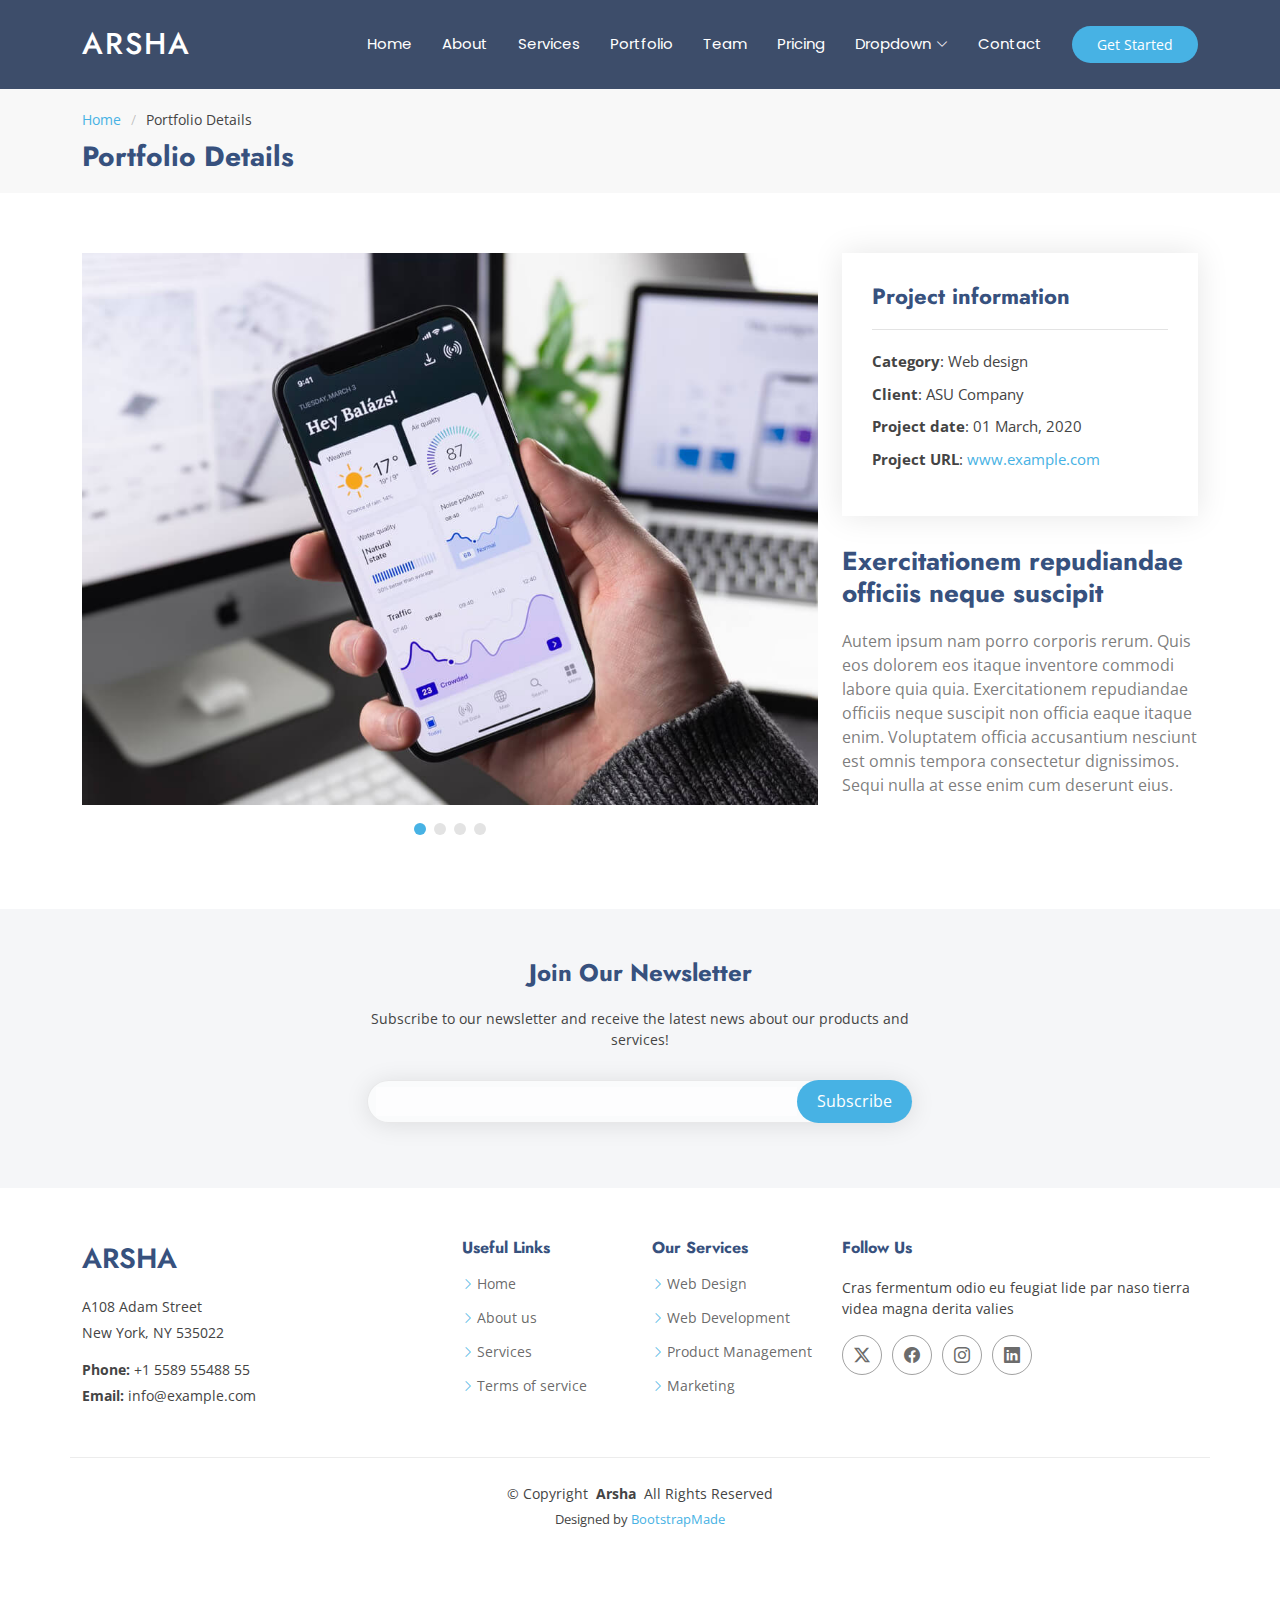
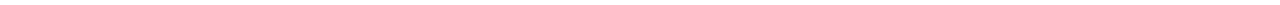
<file: portfolio-details.html>
<!DOCTYPE html>
<html lang="en">

<head>
  <meta charset="utf-8">
  <meta content="width=device-width, initial-scale=1.0" name="viewport">
  <title>Portfolio Details - Arsha Bootstrap Template</title>
  <meta content="" name="description">
  <meta content="" name="keywords">

  <!-- Favicons -->
  <link href="assets/img/favicon.png" rel="icon">
  <link href="assets/img/apple-touch-icon.png" rel="apple-touch-icon">

  <!-- Fonts -->
  <link href="https://fonts.googleapis.com" rel="preconnect">
  <link href="https://fonts.gstatic.com" rel="preconnect" crossorigin>
  <link href="https://fonts.googleapis.com/css2?family=Open+Sans:ital,wght@0,300;0,400;0,500;0,600;0,700;0,800;1,300;1,400;1,500;1,600;1,700;1,800&family=Poppins:ital,wght@0,100;0,200;0,300;0,400;0,500;0,600;0,700;0,800;0,900;1,100;1,200;1,300;1,400;1,500;1,600;1,700;1,800;1,900&family=Jost:ital,wght@0,100;0,200;0,300;0,400;0,500;0,600;0,700;0,800;0,900;1,100;1,200;1,300;1,400;1,500;1,600;1,700;1,800;1,900&display=swap" rel="stylesheet">

  <!-- Vendor CSS Files -->
  <link href="assets/vendor/bootstrap/css/bootstrap.min.css" rel="stylesheet">
  <link href="assets/vendor/bootstrap-icons/bootstrap-icons.css" rel="stylesheet">
  <link href="assets/vendor/aos/aos.css" rel="stylesheet">
  <link href="assets/vendor/glightbox/css/glightbox.min.css" rel="stylesheet">
  <link href="assets/vendor/swiper/swiper-bundle.min.css" rel="stylesheet">

  <!-- Main CSS File -->
  <link href="assets/css/main.css" rel="stylesheet">

  <!-- =======================================================
  * Template Name: Arsha
  * Template URL: https://bootstrapmade.com/arsha-free-bootstrap-html-template-corporate/
  * Updated: Jun 29 2024 with Bootstrap v5.3.3
  * Author: BootstrapMade.com
  * License: https://bootstrapmade.com/license/
  ======================================================== -->
</head>

<body class="portfolio-details-page">

  <header id="header" class="header d-flex align-items-center sticky-top">
    <div class="container-fluid container-xl position-relative d-flex align-items-center">

      <a href="index.html" class="logo d-flex align-items-center me-auto">
        <!-- Uncomment the line below if you also wish to use an image logo -->
        <!-- <img src="assets/img/logo.png" alt=""> -->
        <h1 class="sitename">Arsha</h1>
      </a>

      <nav id="navmenu" class="navmenu">
        <ul>
          <li><a href="#hero">Home</a></li>
          <li><a href="#about">About</a></li>
          <li><a href="#services">Services</a></li>
          <li><a href="#portfolio">Portfolio</a></li>
          <li><a href="#team">Team</a></li>
          <li><a href="#pricing">Pricing</a></li>
          <li class="dropdown"><a href="#"><span>Dropdown</span> <i class="bi bi-chevron-down toggle-dropdown"></i></a>
            <ul>
              <li><a href="#">Dropdown 1</a></li>
              <li class="dropdown"><a href="#"><span>Deep Dropdown</span> <i class="bi bi-chevron-down toggle-dropdown"></i></a>
                <ul>
                  <li><a href="#">Deep Dropdown 1</a></li>
                  <li><a href="#">Deep Dropdown 2</a></li>
                  <li><a href="#">Deep Dropdown 3</a></li>
                  <li><a href="#">Deep Dropdown 4</a></li>
                  <li><a href="#">Deep Dropdown 5</a></li>
                </ul>
              </li>
              <li><a href="#">Dropdown 2</a></li>
              <li><a href="#">Dropdown 3</a></li>
              <li><a href="#">Dropdown 4</a></li>
            </ul>
          </li>
          <li><a href="#contact">Contact</a></li>
        </ul>
        <i class="mobile-nav-toggle d-xl-none bi bi-list"></i>
      </nav>

      <a class="btn-getstarted" href="#about">Get Started</a>

    </div>
  </header>

  <main class="main">

    <!-- Page Title -->
    <div class="page-title" data-aos="fade">
      <div class="container">
        <nav class="breadcrumbs">
          <ol>
            <li><a href="index.html">Home</a></li>
            <li class="current">Portfolio Details</li>
          </ol>
        </nav>
        <h1>Portfolio Details</h1>
      </div>
    </div><!-- End Page Title -->

    <!-- Portfolio Details Section -->
    <section id="portfolio-details" class="portfolio-details section">

      <div class="container" data-aos="fade-up" data-aos-delay="100">

        <div class="row gy-4">

          <div class="col-lg-8">
            <div class="portfolio-details-slider swiper init-swiper">

              <script type="application/json" class="swiper-config">
                {
                  "loop": true,
                  "speed": 600,
                  "autoplay": {
                    "delay": 5000
                  },
                  "slidesPerView": "auto",
                  "pagination": {
                    "el": ".swiper-pagination",
                    "type": "bullets",
                    "clickable": true
                  }
                }
              </script>

              <div class="swiper-wrapper align-items-center">

                <div class="swiper-slide">
                  <img src="assets/img/portfolio/app-1.jpg" alt="">
                </div>

                <div class="swiper-slide">
                  <img src="assets/img/portfolio/product-1.jpg" alt="">
                </div>

                <div class="swiper-slide">
                  <img src="assets/img/portfolio/branding-1.jpg" alt="">
                </div>

                <div class="swiper-slide">
                  <img src="assets/img/portfolio/books-1.jpg" alt="">
                </div>

              </div>
              <div class="swiper-pagination"></div>
            </div>
          </div>

          <div class="col-lg-4">
            <div class="portfolio-info" data-aos="fade-up" data-aos-delay="200">
              <h3>Project information</h3>
              <ul>
                <li><strong>Category</strong>: Web design</li>
                <li><strong>Client</strong>: ASU Company</li>
                <li><strong>Project date</strong>: 01 March, 2020</li>
                <li><strong>Project URL</strong>: <a href="#">www.example.com</a></li>
              </ul>
            </div>
            <div class="portfolio-description" data-aos="fade-up" data-aos-delay="300">
              <h2>Exercitationem repudiandae officiis neque suscipit</h2>
              <p>
                Autem ipsum nam porro corporis rerum. Quis eos dolorem eos itaque inventore commodi labore quia quia. Exercitationem repudiandae officiis neque suscipit non officia eaque itaque enim. Voluptatem officia accusantium nesciunt est omnis tempora consectetur dignissimos. Sequi nulla at esse enim cum deserunt eius.
              </p>
            </div>
          </div>

        </div>

      </div>

    </section><!-- /Portfolio Details Section -->

  </main>

  <footer id="footer" class="footer">

    <div class="footer-newsletter">
      <div class="container">
        <div class="row justify-content-center text-center">
          <div class="col-lg-6">
            <h4>Join Our Newsletter</h4>
            <p>Subscribe to our newsletter and receive the latest news about our products and services!</p>
            <form action="forms/newsletter.php" method="post" class="php-email-form">
              <div class="newsletter-form"><input type="email" name="email"><input type="submit" value="Subscribe"></div>
              <div class="loading">Loading</div>
              <div class="error-message"></div>
              <div class="sent-message">Your subscription request has been sent. Thank you!</div>
            </form>
          </div>
        </div>
      </div>
    </div>

    <div class="container footer-top">
      <div class="row gy-4">
        <div class="col-lg-4 col-md-6 footer-about">
          <a href="index.html" class="d-flex align-items-center">
            <span class="sitename">Arsha</span>
          </a>
          <div class="footer-contact pt-3">
            <p>A108 Adam Street</p>
            <p>New York, NY 535022</p>
            <p class="mt-3"><strong>Phone:</strong> <span>+1 5589 55488 55</span></p>
            <p><strong>Email:</strong> <span>info@example.com</span></p>
          </div>
        </div>

        <div class="col-lg-2 col-md-3 footer-links">
          <h4>Useful Links</h4>
          <ul>
            <li><i class="bi bi-chevron-right"></i> <a href="#">Home</a></li>
            <li><i class="bi bi-chevron-right"></i> <a href="#">About us</a></li>
            <li><i class="bi bi-chevron-right"></i> <a href="#">Services</a></li>
            <li><i class="bi bi-chevron-right"></i> <a href="#">Terms of service</a></li>
          </ul>
        </div>

        <div class="col-lg-2 col-md-3 footer-links">
          <h4>Our Services</h4>
          <ul>
            <li><i class="bi bi-chevron-right"></i> <a href="#">Web Design</a></li>
            <li><i class="bi bi-chevron-right"></i> <a href="#">Web Development</a></li>
            <li><i class="bi bi-chevron-right"></i> <a href="#">Product Management</a></li>
            <li><i class="bi bi-chevron-right"></i> <a href="#">Marketing</a></li>
          </ul>
        </div>

        <div class="col-lg-4 col-md-12">
          <h4>Follow Us</h4>
          <p>Cras fermentum odio eu feugiat lide par naso tierra videa magna derita valies</p>
          <div class="social-links d-flex">
            <a href=""><i class="bi bi-twitter-x"></i></a>
            <a href=""><i class="bi bi-facebook"></i></a>
            <a href=""><i class="bi bi-instagram"></i></a>
            <a href=""><i class="bi bi-linkedin"></i></a>
          </div>
        </div>

      </div>
    </div>

    <div class="container copyright text-center mt-4">
      <p>© <span>Copyright</span> <strong class="px-1 sitename">Arsha</strong> <span>All Rights Reserved</span></p>
      <div class="credits">
        <!-- All the links in the footer should remain intact. -->
        <!-- You can delete the links only if you've purchased the pro version. -->
        <!-- Licensing information: https://bootstrapmade.com/license/ -->
        <!-- Purchase the pro version with working PHP/AJAX contact form: [buy-url] -->
        Designed by <a href="https://bootstrapmade.com/">BootstrapMade</a>
      </div>
    </div>

  </footer>

  <!-- Scroll Top -->
  <a href="#" id="scroll-top" class="scroll-top d-flex align-items-center justify-content-center"><i class="bi bi-arrow-up-short"></i></a>

  <!-- Preloader -->
  <div id="preloader"></div>

  <!-- Vendor JS Files -->
  <script src="assets/vendor/bootstrap/js/bootstrap.bundle.min.js"></script>
  <script src="assets/vendor/php-email-form/validate.js"></script>
  <script src="assets/vendor/aos/aos.js"></script>
  <script src="assets/vendor/glightbox/js/glightbox.min.js"></script>
  <script src="assets/vendor/swiper/swiper-bundle.min.js"></script>
  <script src="assets/vendor/waypoints/noframework.waypoints.js"></script>
  <script src="assets/vendor/imagesloaded/imagesloaded.pkgd.min.js"></script>
  <script src="assets/vendor/isotope-layout/isotope.pkgd.min.js"></script>

  <!-- Main JS File -->
  <script src="assets/js/main.js"></script>

</body>

</html>
</file>
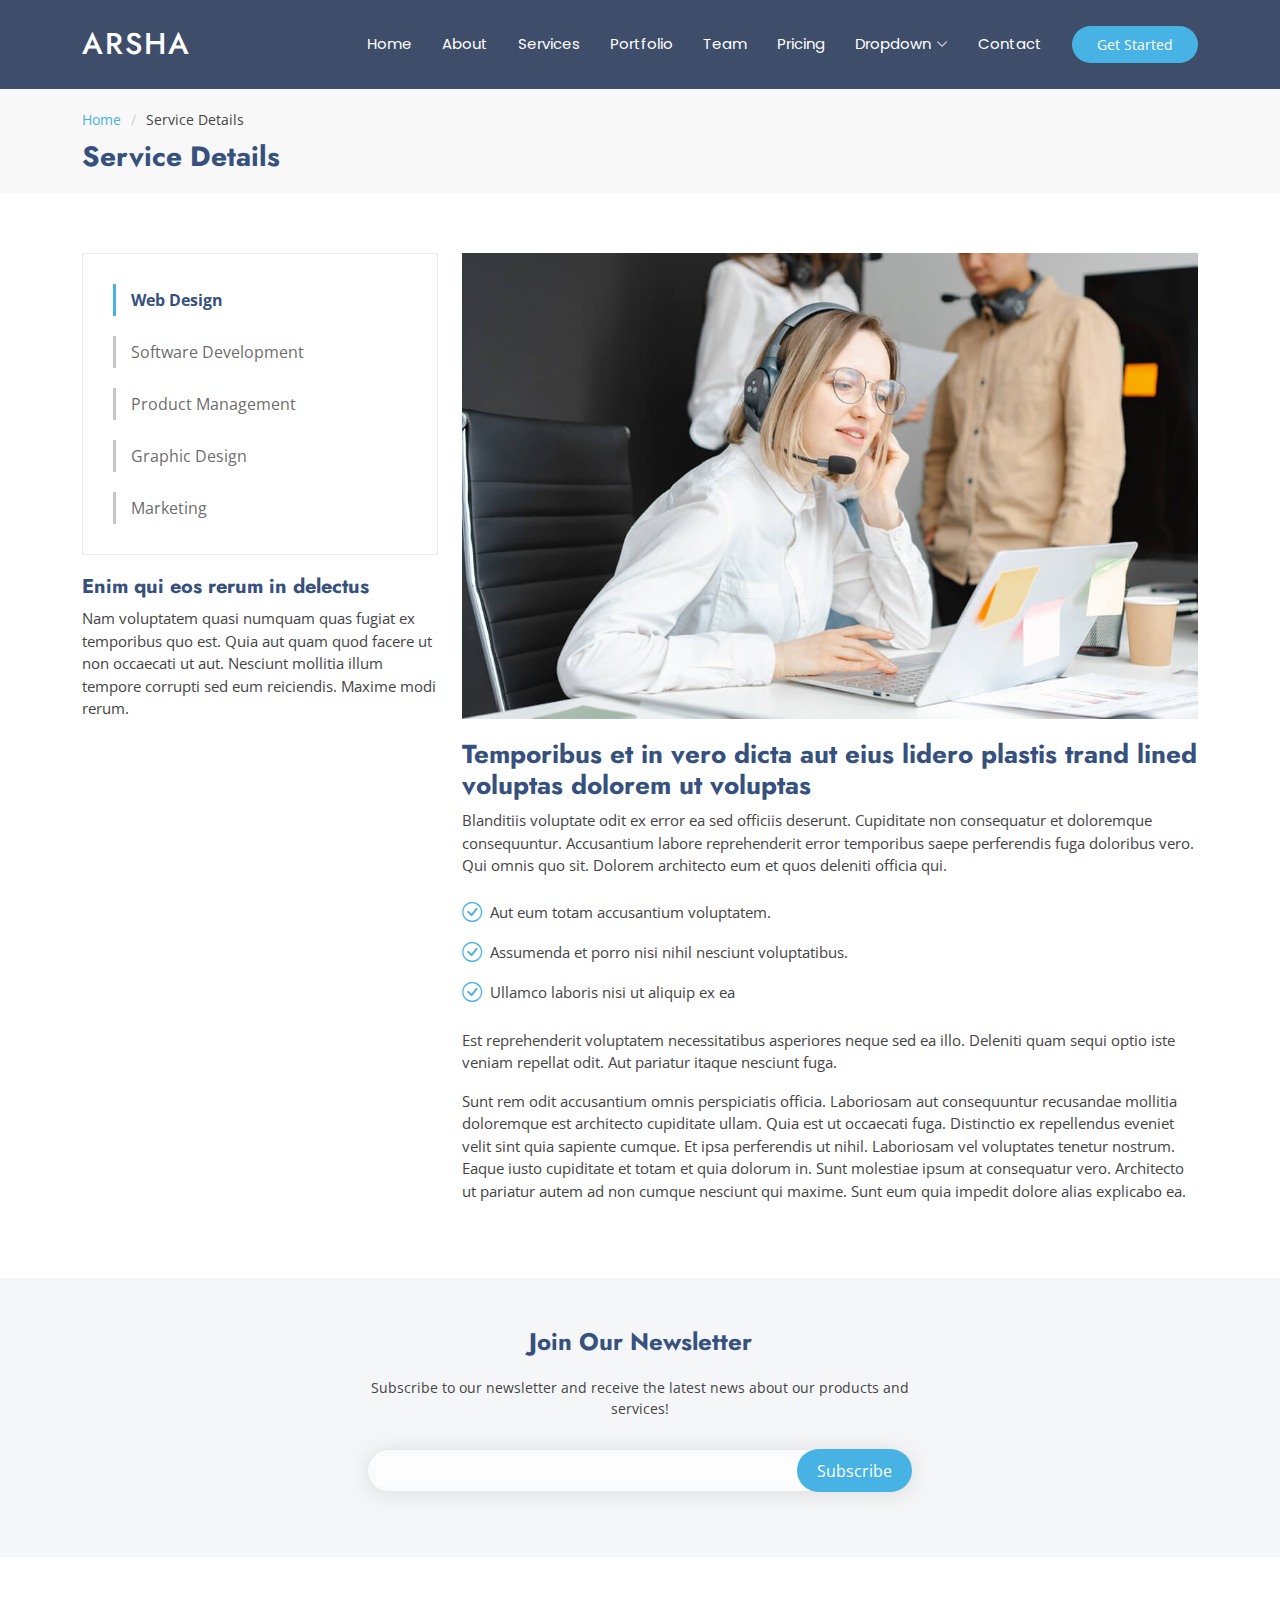
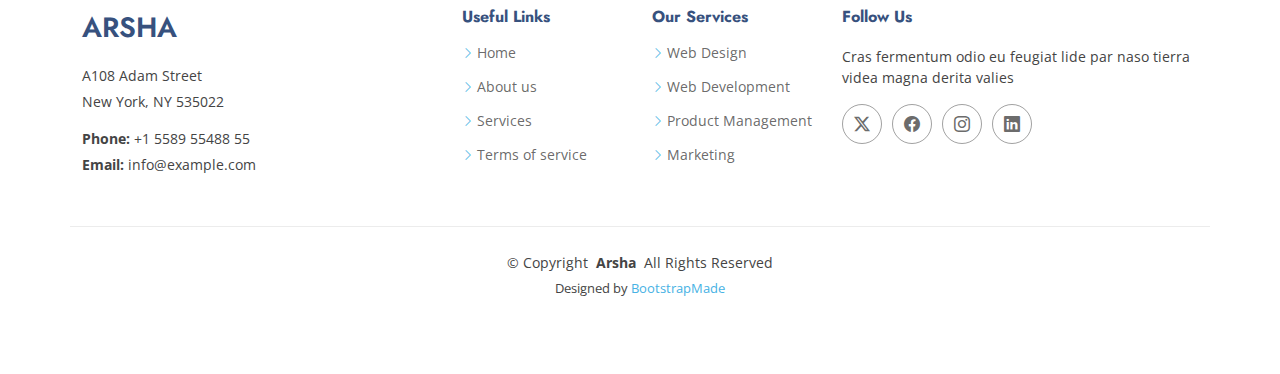
<file: service-details.html>
<!DOCTYPE html>
<html lang="en">

<head>
  <meta charset="utf-8">
  <meta content="width=device-width, initial-scale=1.0" name="viewport">
  <title>Service Details - Arsha Bootstrap Template</title>
  <meta content="" name="description">
  <meta content="" name="keywords">

  <!-- Favicons -->
  <link href="assets/img/favicon.png" rel="icon">
  <link href="assets/img/apple-touch-icon.png" rel="apple-touch-icon">

  <!-- Fonts -->
  <link href="https://fonts.googleapis.com" rel="preconnect">
  <link href="https://fonts.gstatic.com" rel="preconnect" crossorigin>
  <link href="https://fonts.googleapis.com/css2?family=Open+Sans:ital,wght@0,300;0,400;0,500;0,600;0,700;0,800;1,300;1,400;1,500;1,600;1,700;1,800&family=Poppins:ital,wght@0,100;0,200;0,300;0,400;0,500;0,600;0,700;0,800;0,900;1,100;1,200;1,300;1,400;1,500;1,600;1,700;1,800;1,900&family=Jost:ital,wght@0,100;0,200;0,300;0,400;0,500;0,600;0,700;0,800;0,900;1,100;1,200;1,300;1,400;1,500;1,600;1,700;1,800;1,900&display=swap" rel="stylesheet">

  <!-- Vendor CSS Files -->
  <link href="assets/vendor/bootstrap/css/bootstrap.min.css" rel="stylesheet">
  <link href="assets/vendor/bootstrap-icons/bootstrap-icons.css" rel="stylesheet">
  <link href="assets/vendor/aos/aos.css" rel="stylesheet">
  <link href="assets/vendor/glightbox/css/glightbox.min.css" rel="stylesheet">
  <link href="assets/vendor/swiper/swiper-bundle.min.css" rel="stylesheet">

  <!-- Main CSS File -->
  <link href="assets/css/main.css" rel="stylesheet">

  <!-- =======================================================
  * Template Name: Arsha
  * Template URL: https://bootstrapmade.com/arsha-free-bootstrap-html-template-corporate/
  * Updated: Jun 29 2024 with Bootstrap v5.3.3
  * Author: BootstrapMade.com
  * License: https://bootstrapmade.com/license/
  ======================================================== -->
</head>

<body class="service-details-page">

  <header id="header" class="header d-flex align-items-center sticky-top">
    <div class="container-fluid container-xl position-relative d-flex align-items-center">

      <a href="index.html" class="logo d-flex align-items-center me-auto">
        <!-- Uncomment the line below if you also wish to use an image logo -->
        <!-- <img src="assets/img/logo.png" alt=""> -->
        <h1 class="sitename">Arsha</h1>
      </a>

      <nav id="navmenu" class="navmenu">
        <ul>
          <li><a href="#hero">Home</a></li>
          <li><a href="#about">About</a></li>
          <li><a href="#services">Services</a></li>
          <li><a href="#portfolio">Portfolio</a></li>
          <li><a href="#team">Team</a></li>
          <li><a href="#pricing">Pricing</a></li>
          <li class="dropdown"><a href="#"><span>Dropdown</span> <i class="bi bi-chevron-down toggle-dropdown"></i></a>
            <ul>
              <li><a href="#">Dropdown 1</a></li>
              <li class="dropdown"><a href="#"><span>Deep Dropdown</span> <i class="bi bi-chevron-down toggle-dropdown"></i></a>
                <ul>
                  <li><a href="#">Deep Dropdown 1</a></li>
                  <li><a href="#">Deep Dropdown 2</a></li>
                  <li><a href="#">Deep Dropdown 3</a></li>
                  <li><a href="#">Deep Dropdown 4</a></li>
                  <li><a href="#">Deep Dropdown 5</a></li>
                </ul>
              </li>
              <li><a href="#">Dropdown 2</a></li>
              <li><a href="#">Dropdown 3</a></li>
              <li><a href="#">Dropdown 4</a></li>
            </ul>
          </li>
          <li><a href="#contact">Contact</a></li>
        </ul>
        <i class="mobile-nav-toggle d-xl-none bi bi-list"></i>
      </nav>

      <a class="btn-getstarted" href="#about">Get Started</a>

    </div>
  </header>

  <main class="main">

    <!-- Page Title -->
    <div class="page-title" data-aos="fade">
      <div class="container">
        <nav class="breadcrumbs">
          <ol>
            <li><a href="index.html">Home</a></li>
            <li class="current">Service Details</li>
          </ol>
        </nav>
        <h1>Service Details</h1>
      </div>
    </div><!-- End Page Title -->

    <!-- Service Details Section -->
    <section id="service-details" class="service-details section">

      <div class="container">

        <div class="row gy-4">

          <div class="col-lg-4" data-aos="fade-up" data-aos-delay="100">
            <div class="services-list">
              <a href="#" class="active">Web Design</a>
              <a href="#">Software Development</a>
              <a href="#">Product Management</a>
              <a href="#">Graphic Design</a>
              <a href="#">Marketing</a>
            </div>

            <h4>Enim qui eos rerum in delectus</h4>
            <p>Nam voluptatem quasi numquam quas fugiat ex temporibus quo est. Quia aut quam quod facere ut non occaecati ut aut. Nesciunt mollitia illum tempore corrupti sed eum reiciendis. Maxime modi rerum.</p>
          </div>

          <div class="col-lg-8" data-aos="fade-up" data-aos-delay="200">
            <img src="assets/img/services.jpg" alt="" class="img-fluid services-img">
            <h3>Temporibus et in vero dicta aut eius lidero plastis trand lined voluptas dolorem ut voluptas</h3>
            <p>
              Blanditiis voluptate odit ex error ea sed officiis deserunt. Cupiditate non consequatur et doloremque consequuntur. Accusantium labore reprehenderit error temporibus saepe perferendis fuga doloribus vero. Qui omnis quo sit. Dolorem architecto eum et quos deleniti officia qui.
            </p>
            <ul>
              <li><i class="bi bi-check-circle"></i> <span>Aut eum totam accusantium voluptatem.</span></li>
              <li><i class="bi bi-check-circle"></i> <span>Assumenda et porro nisi nihil nesciunt voluptatibus.</span></li>
              <li><i class="bi bi-check-circle"></i> <span>Ullamco laboris nisi ut aliquip ex ea</span></li>
            </ul>
            <p>
              Est reprehenderit voluptatem necessitatibus asperiores neque sed ea illo. Deleniti quam sequi optio iste veniam repellat odit. Aut pariatur itaque nesciunt fuga.
            </p>
            <p>
              Sunt rem odit accusantium omnis perspiciatis officia. Laboriosam aut consequuntur recusandae mollitia doloremque est architecto cupiditate ullam. Quia est ut occaecati fuga. Distinctio ex repellendus eveniet velit sint quia sapiente cumque. Et ipsa perferendis ut nihil. Laboriosam vel voluptates tenetur nostrum. Eaque iusto cupiditate et totam et quia dolorum in. Sunt molestiae ipsum at consequatur vero. Architecto ut pariatur autem ad non cumque nesciunt qui maxime. Sunt eum quia impedit dolore alias explicabo ea.
            </p>
          </div>

        </div>

      </div>

    </section><!-- /Service Details Section -->

  </main>

  <footer id="footer" class="footer">

    <div class="footer-newsletter">
      <div class="container">
        <div class="row justify-content-center text-center">
          <div class="col-lg-6">
            <h4>Join Our Newsletter</h4>
            <p>Subscribe to our newsletter and receive the latest news about our products and services!</p>
            <form action="forms/newsletter.php" method="post" class="php-email-form">
              <div class="newsletter-form"><input type="email" name="email"><input type="submit" value="Subscribe"></div>
              <div class="loading">Loading</div>
              <div class="error-message"></div>
              <div class="sent-message">Your subscription request has been sent. Thank you!</div>
            </form>
          </div>
        </div>
      </div>
    </div>

    <div class="container footer-top">
      <div class="row gy-4">
        <div class="col-lg-4 col-md-6 footer-about">
          <a href="index.html" class="d-flex align-items-center">
            <span class="sitename">Arsha</span>
          </a>
          <div class="footer-contact pt-3">
            <p>A108 Adam Street</p>
            <p>New York, NY 535022</p>
            <p class="mt-3"><strong>Phone:</strong> <span>+1 5589 55488 55</span></p>
            <p><strong>Email:</strong> <span>info@example.com</span></p>
          </div>
        </div>

        <div class="col-lg-2 col-md-3 footer-links">
          <h4>Useful Links</h4>
          <ul>
            <li><i class="bi bi-chevron-right"></i> <a href="#">Home</a></li>
            <li><i class="bi bi-chevron-right"></i> <a href="#">About us</a></li>
            <li><i class="bi bi-chevron-right"></i> <a href="#">Services</a></li>
            <li><i class="bi bi-chevron-right"></i> <a href="#">Terms of service</a></li>
          </ul>
        </div>

        <div class="col-lg-2 col-md-3 footer-links">
          <h4>Our Services</h4>
          <ul>
            <li><i class="bi bi-chevron-right"></i> <a href="#">Web Design</a></li>
            <li><i class="bi bi-chevron-right"></i> <a href="#">Web Development</a></li>
            <li><i class="bi bi-chevron-right"></i> <a href="#">Product Management</a></li>
            <li><i class="bi bi-chevron-right"></i> <a href="#">Marketing</a></li>
          </ul>
        </div>

        <div class="col-lg-4 col-md-12">
          <h4>Follow Us</h4>
          <p>Cras fermentum odio eu feugiat lide par naso tierra videa magna derita valies</p>
          <div class="social-links d-flex">
            <a href=""><i class="bi bi-twitter-x"></i></a>
            <a href=""><i class="bi bi-facebook"></i></a>
            <a href=""><i class="bi bi-instagram"></i></a>
            <a href=""><i class="bi bi-linkedin"></i></a>
          </div>
        </div>

      </div>
    </div>

    <div class="container copyright text-center mt-4">
      <p>© <span>Copyright</span> <strong class="px-1 sitename">Arsha</strong> <span>All Rights Reserved</span></p>
      <div class="credits">
        <!-- All the links in the footer should remain intact. -->
        <!-- You can delete the links only if you've purchased the pro version. -->
        <!-- Licensing information: https://bootstrapmade.com/license/ -->
        <!-- Purchase the pro version with working PHP/AJAX contact form: [buy-url] -->
        Designed by <a href="https://bootstrapmade.com/">BootstrapMade</a>
      </div>
    </div>

  </footer>

  <!-- Scroll Top -->
  <a href="#" id="scroll-top" class="scroll-top d-flex align-items-center justify-content-center"><i class="bi bi-arrow-up-short"></i></a>

  <!-- Preloader -->
  <div id="preloader"></div>

  <!-- Vendor JS Files -->
  <script src="assets/vendor/bootstrap/js/bootstrap.bundle.min.js"></script>
  <script src="assets/vendor/php-email-form/validate.js"></script>
  <script src="assets/vendor/aos/aos.js"></script>
  <script src="assets/vendor/glightbox/js/glightbox.min.js"></script>
  <script src="assets/vendor/swiper/swiper-bundle.min.js"></script>
  <script src="assets/vendor/waypoints/noframework.waypoints.js"></script>
  <script src="assets/vendor/imagesloaded/imagesloaded.pkgd.min.js"></script>
  <script src="assets/vendor/isotope-layout/isotope.pkgd.min.js"></script>

  <!-- Main JS File -->
  <script src="assets/js/main.js"></script>

</body>

</html>
</file>
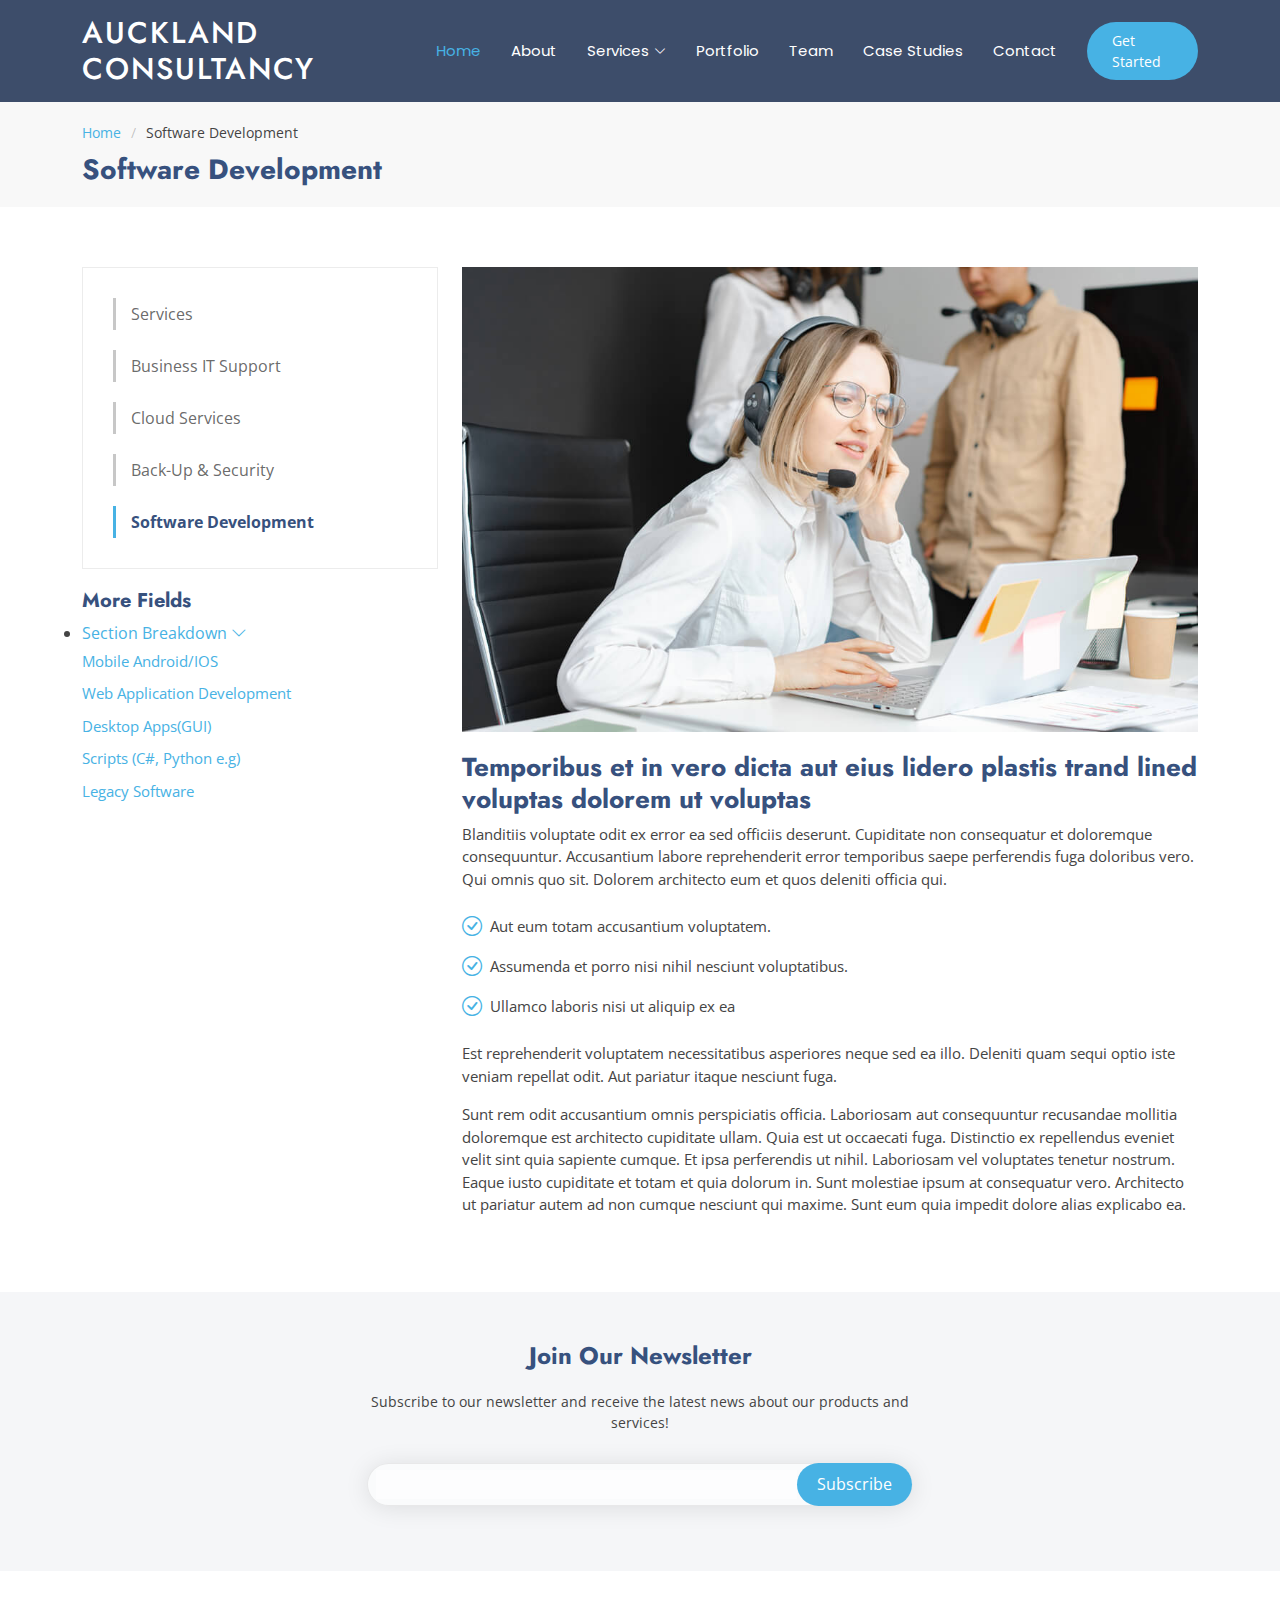
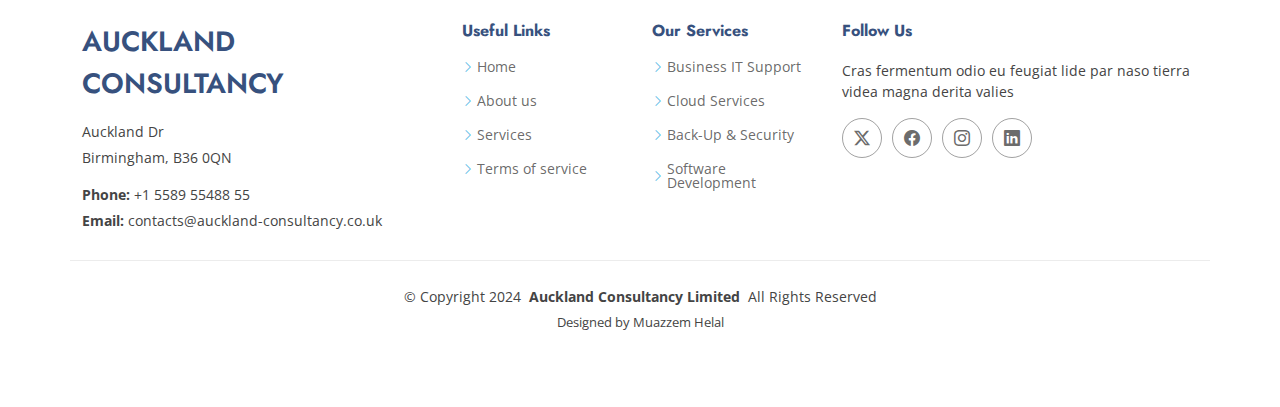
<file: software-development.html>
<!DOCTYPE html>
<html lang="en">

<head>
  <meta charset="utf-8">
  <meta content="width=device-width, initial-scale=1.0" name="viewport">
  <title>Software Development - Auckland Consultancy</title>
  <meta content="" name="description">
  <meta content="" name="keywords">

  <!-- Favicons -->
  <link href="assets/img/favicon.png" rel="icon">
  <link href="assets/img/apple-touch-icon.png" rel="apple-touch-icon">

  <!-- Fonts -->
  <link href="https://fonts.googleapis.com" rel="preconnect">
  <link href="https://fonts.gstatic.com" rel="preconnect" crossorigin>
  <link href="https://fonts.googleapis.com/css2?family=Open+Sans:ital,wght@0,300;0,400;0,500;0,600;0,700;0,800;1,300;1,400;1,500;1,600;1,700;1,800&family=Poppins:ital,wght@0,100;0,200;0,300;0,400;0,500;0,600;0,700;0,800;0,900;1,100;1,200;1,300;1,400;1,500;1,600;1,700;1,800;1,900&family=Jost:ital,wght@0,100;0,200;0,300;0,400;0,500;0,600;0,700;0,800;0,900;1,100;1,200;1,300;1,400;1,500;1,600;1,700;1,800;1,900&display=swap" rel="stylesheet">

  <!-- Vendor CSS Files -->
  <link href="assets/vendor/bootstrap/css/bootstrap.min.css" rel="stylesheet">
  <link href="assets/vendor/bootstrap-icons/bootstrap-icons.css" rel="stylesheet">
  <link href="assets/vendor/aos/aos.css" rel="stylesheet">
  <link href="assets/vendor/glightbox/css/glightbox.min.css" rel="stylesheet">
  <link href="assets/vendor/swiper/swiper-bundle.min.css" rel="stylesheet">

  <!-- Main CSS File -->
  <link href="assets/css/main.css" rel="stylesheet">

  <!-- =======================================================
  * Template Name: Arsha
  * Template URL: https://bootstrapmade.com/arsha-free-bootstrap-html-template-corporate/
  * Updated: Jun 29 2024 with Bootstrap v5.3.3
  * Author: BootstrapMade.com
  * License: https://bootstrapmade.com/license/
  ======================================================== -->
</head>

<body class="service-details-page">

  <header id="header" class="header d-flex align-items-center sticky-top">
    <div class="container-fluid container-xl position-relative d-flex align-items-center">

      <a href="index.html" class="logo d-flex align-items-center me-auto">
        <!-- Uncomment the line below if you also wish to use an image logo -->
        <!-- <img src="assets/img/logo.png" alt=""> -->
        <h1 class="sitename">Auckland Consultancy</h1>
      </a>

     <nav id="navmenu" class="navmenu">
        <ul>
          <li><a href="https://auckland-consultancy.co.uk/#hero" class="active">Home</a></li>
          <li><a href="https://auckland-consultancy.co.uk/#about">About</a></li>
          <li class="dropdown"><a href="https://auckland-consultancy.co.uk/#services"><span>Services</span> <i class="bi bi-chevron-down toggle-dropdown"></i></a>
            <ul>
              <li class="dropdown"><a href="business-it-support.html"><span>Business IT Support</span> <i class="bi bi-chevron-down toggle-dropdown"></i></a>
                <ul>
                  <li><a href="#">Business Continuity</a></li>
                  <li><a href="#">Data Back-Up</a></li>
                  <li><a href="#">IT Hardware</a></li>
                  <li><a href="#">IT Maintenance</a></li>
                  <li><a href="#">IT Network Cabling</a></li>
                  <li><a href="#">IT Network Monitoring</a></li>
                  <li><a href="#">Your IT Support Desk</a></li>
                </ul>
              </li>
              <li class="dropdown"><a href="cloud-services.html"><span>Cloud Services</span> <i class="bi bi-chevron-down toggle-dropdown"></i></a>
                <ul>
                  <li><a href="#">Microsoft 365</a></li>
                  <li><a href="#">Microsoft Azure</a></li>
                  <li><a href="#">AWS</a></li>
                </ul>
              </li>
              <li class="dropdown"><a href="back-up-n-security.html"><span>Backup & Security</span> <i class="bi bi-chevron-down toggle-dropdown"></i></a>
                <ul>
                  <li><a href="#">Network Security</a></li>
                  <li><a href="#">Veeam Back-Up</a></li>
                  <li><a href="#">Cyber Essentials</a></li>
                  <li><a href="#">Spam Protection</a></li>
                  <li><a href="#">Security & Privacy</a></li>
                </ul>
              </li>
              <li class="dropdown"><a href="software-development.html"><span>Software Development</span> <i class="bi bi-chevron-down toggle-dropdown"></i></a>
                <ul>
                  <li><a href="#">Mobile Android/IOS</a></li>
				  <li><a href="#">Web Application Development</a></li>
                  <li><a href="#">Desktop Apps(GUI)</a></li>
                  <li><a href="#">Scripts (C#, Python e.g)</a></li>
				  <li><a href="#">Legacy Software</a></li>
                </ul>
              </li>
            </ul>
          </li>
          <li><a href="https://auckland-consultancy.co.uk/#portfolio">Portfolio</a></li>
          <li><a href="https://auckland-consultancy.co.uk/#team">Team</a></li>
          <li><a href="https://auckland-consultancy.co.uk/#testimonials">Case Studies</a></li>
          <li><a href="https://auckland-consultancy.co.uk/#contact">Contact</a></li>
        </ul>
        <i class="mobile-nav-toggle d-xl-none bi bi-list"></i>
      </nav>

      <a class="btn-getstarted" href="#about">Get Started</a>

    </div>
  </header>

  <main class="main">

    <!-- Page Title -->
    <div class="page-title" data-aos="fade">
      <div class="container">
        <nav class="breadcrumbs">
          <ol>
            <li><a href="index.html">Home</a></li>
            <li class="current">Software Development</li>
          </ol>
        </nav>
        <h1>Software Development</h1>
      </div>
    </div><!-- End Page Title -->

    <!-- Service Details Section -->
    <section id="service-details" class="service-details section">

      <div class="container">

        <div class="row gy-4">

          <div class="col-lg-4" data-aos="fade-up" data-aos-delay="100">
            <div class="services-list">
              <a href="service-details.html">Services</a>
              <a href="business-it-support.html">Business IT Support</a>
              <a href="cloud-services.html">Cloud Services</a>
              <a href="back-up-n-security.html">Back-Up & Security</a>
              <a href="software-development.html" class="active">Software Development</a>
            </div>

            <h4>More Fields</h4>
            <li class="dropdown"><a href="business-it-support.html"><span>Section Breakdown</span> <i class="bi bi-chevron-down toggle-dropdown"></i></a>
                <ul>
                  <li><a href="#">Mobile Android/IOS</a></li>
				  <li><a href="#">Web Application Development</a></li>
                  <li><a href="#">Desktop Apps(GUI)</a></li>
                  <li><a href="#">Scripts (C#, Python e.g)</a></li>
				  <li><a href="#">Legacy Software</a></li>
                </ul>
              </li>
          </div>

          <div class="col-lg-8" data-aos="fade-up" data-aos-delay="200">
            <img src="assets/img/services.jpg" alt="" class="img-fluid services-img">
            <h3>Temporibus et in vero dicta aut eius lidero plastis trand lined voluptas dolorem ut voluptas</h3>
            <p>
              Blanditiis voluptate odit ex error ea sed officiis deserunt. Cupiditate non consequatur et doloremque consequuntur. Accusantium labore reprehenderit error temporibus saepe perferendis fuga doloribus vero. Qui omnis quo sit. Dolorem architecto eum et quos deleniti officia qui.
            </p>
            <ul>
              <li><i class="bi bi-check-circle"></i> <span>Aut eum totam accusantium voluptatem.</span></li>
              <li><i class="bi bi-check-circle"></i> <span>Assumenda et porro nisi nihil nesciunt voluptatibus.</span></li>
              <li><i class="bi bi-check-circle"></i> <span>Ullamco laboris nisi ut aliquip ex ea</span></li>
            </ul>
            <p>
              Est reprehenderit voluptatem necessitatibus asperiores neque sed ea illo. Deleniti quam sequi optio iste veniam repellat odit. Aut pariatur itaque nesciunt fuga.
            </p>
            <p>
              Sunt rem odit accusantium omnis perspiciatis officia. Laboriosam aut consequuntur recusandae mollitia doloremque est architecto cupiditate ullam. Quia est ut occaecati fuga. Distinctio ex repellendus eveniet velit sint quia sapiente cumque. Et ipsa perferendis ut nihil. Laboriosam vel voluptates tenetur nostrum. Eaque iusto cupiditate et totam et quia dolorum in. Sunt molestiae ipsum at consequatur vero. Architecto ut pariatur autem ad non cumque nesciunt qui maxime. Sunt eum quia impedit dolore alias explicabo ea.
            </p>
          </div>

        </div>

      </div>

    </section><!-- /Service Details Section -->

  </main>

  <footer id="footer" class="footer">

    <div class="footer-newsletter">
      <div class="container">
        <div class="row justify-content-center text-center">
          <div class="col-lg-6">
            <h4>Join Our Newsletter</h4>
            <p>Subscribe to our newsletter and receive the latest news about our products and services!</p>
            <form action="forms/newsletter.php" method="post" class="php-email-form">
              <div class="newsletter-form"><input type="email" name="email"><input type="submit" value="Subscribe"></div>
              <div class="loading">Loading</div>
              <div class="error-message"></div>
              <div class="sent-message">Your subscription request has been sent. Thank you!</div>
            </form>
          </div>
        </div>
      </div>
    </div>

    <div class="container footer-top">
      <div class="row gy-4">
        <div class="col-lg-4 col-md-6 footer-about">
          <a href="index.html" class="d-flex align-items-center">
            <span class="sitename">Auckland Consultancy</span>
          </a>
          <div class="footer-contact pt-3">
            <p>Auckland Dr</p>
            <p>Birmingham, B36 0QN</p>
            <p class="mt-3"><strong>Phone:</strong> <span>+1 5589 55488 55</span></p>
            <p><strong>Email:</strong> <span>contacts@auckland-consultancy.co.uk</span></p>
          </div>
        </div>

        <div class="col-lg-2 col-md-3 footer-links">
          <h4>Useful Links</h4>
          <ul>
            <li><i class="bi bi-chevron-right"></i> <a href="https://auckland-consultancy.co.uk/#hero">Home</a></li>
            <li><i class="bi bi-chevron-right"></i> <a href="https://auckland-consultancy.co.uk/#about">About us</a></li>
            <li><i class="bi bi-chevron-right"></i> <a href="https://auckland-consultancy.co.uk/#services">Services</a></li>
            <li><i class="bi bi-chevron-right"></i> <a href="#">Terms of service</a></li>
          </ul>
        </div>

        <div class="col-lg-2 col-md-3 footer-links">
          <h4>Our Services</h4>
          <ul>
            <li><i class="bi bi-chevron-right"></i> <a href="business-it-support.html">Business IT Support</a></li>
            <li><i class="bi bi-chevron-right"></i> <a href="cloud-services.html">Cloud Services</a></li>
            <li><i class="bi bi-chevron-right"></i> <a href="back-up-n-security.html">Back-Up & Security</a></li>
            <li><i class="bi bi-chevron-right"></i> <a href="software-development.html">Software Development</a></li>
          </ul>
        </div>

        <div class="col-lg-4 col-md-12">
          <h4>Follow Us</h4>
          <p>Cras fermentum odio eu feugiat lide par naso tierra videa magna derita valies</p>
          <div class="social-links d-flex">
            <a href=""><i class="bi bi-twitter-x"></i></a>
            <a href=""><i class="bi bi-facebook"></i></a>
            <a href=""><i class="bi bi-instagram"></i></a>
            <a href=""><i class="bi bi-linkedin"></i></a>
          </div>
        </div>

      </div>
    </div>

    <div class="container copyright text-center mt-4">
      <p>© <span>Copyright 2024</span> <strong class="px-1 sitename">Auckland Consultancy Limited</strong> <span>All Rights Reserved</span></p>
      <div class="credits">
        <!-- All the links in the footer should remain intact. -->
        <!-- You can delete the links only if you've purchased the pro version. -->
        <!-- Licensing information: https://bootstrapmade.com/license/ -->
        <!-- Purchase the pro version with working PHP/AJAX contact form: [buy-url] -->
        Designed by Muazzem Helal
      </div>
    </div>

  </footer>

  <!-- Scroll Top -->
  <a href="#" id="scroll-top" class="scroll-top d-flex align-items-center justify-content-center"><i class="bi bi-arrow-up-short"></i></a>

  <!-- Preloader -->
  <div id="preloader"></div>

  <!-- Vendor JS Files -->
  <script src="assets/vendor/bootstrap/js/bootstrap.bundle.min.js"></script>
  <script src="assets/vendor/php-email-form/validate.js"></script>
  <script src="assets/vendor/aos/aos.js"></script>
  <script src="assets/vendor/glightbox/js/glightbox.min.js"></script>
  <script src="assets/vendor/swiper/swiper-bundle.min.js"></script>
  <script src="assets/vendor/waypoints/noframework.waypoints.js"></script>
  <script src="assets/vendor/imagesloaded/imagesloaded.pkgd.min.js"></script>
  <script src="assets/vendor/isotope-layout/isotope.pkgd.min.js"></script>

  <!-- Main JS File -->
  <script src="assets/js/main.js"></script>

</body>

</html>
</file>
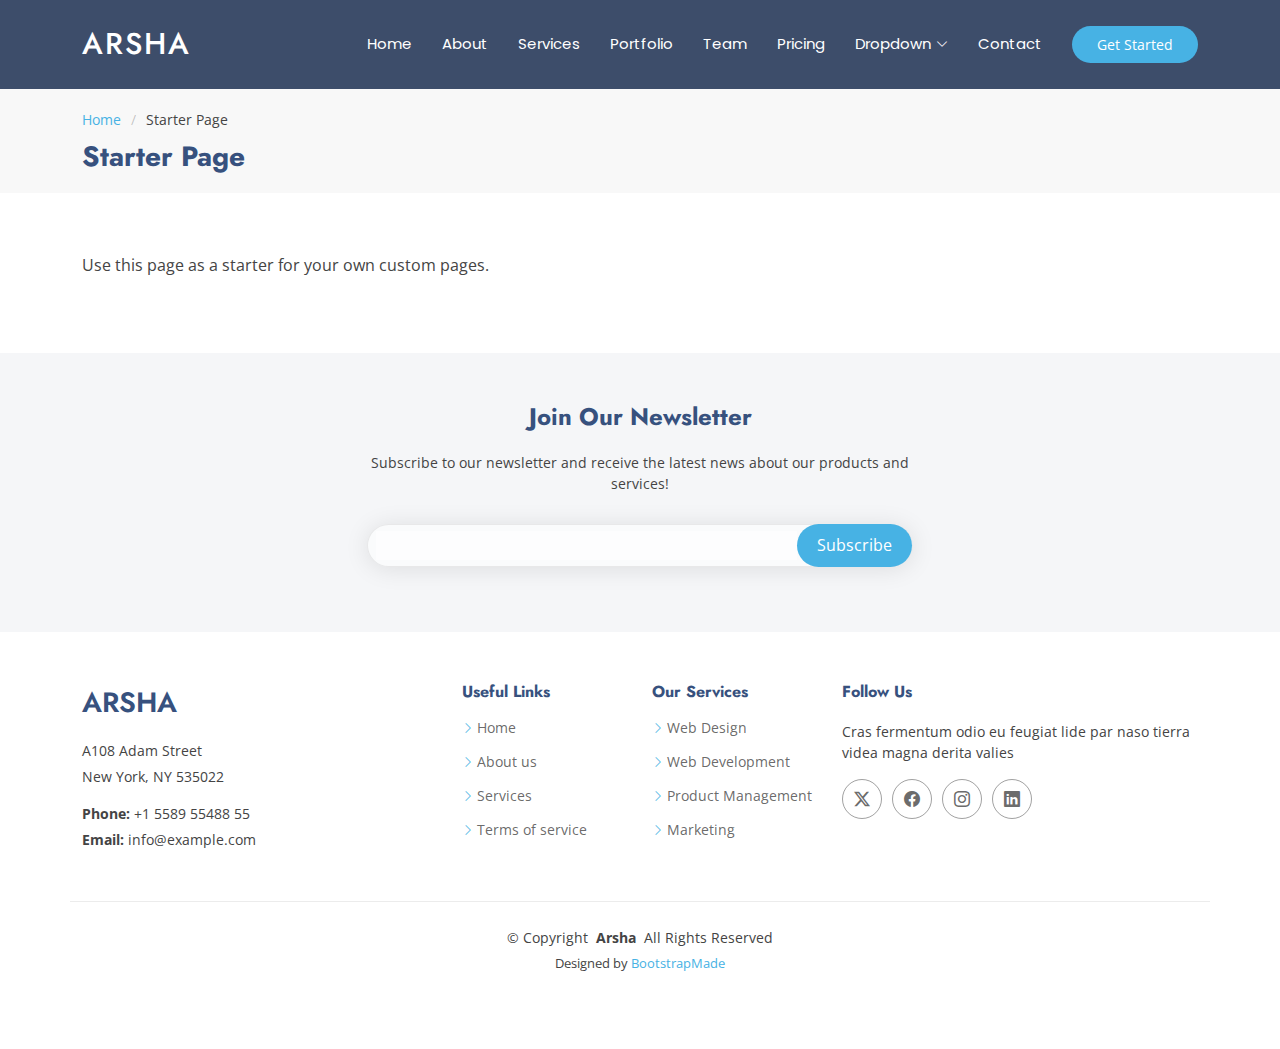
<file: starter-page.html>
<!DOCTYPE html>
<html lang="en">

<head>
  <meta charset="utf-8">
  <meta content="width=device-width, initial-scale=1.0" name="viewport">
  <title>Starter Page - Arsha Bootstrap Template</title>
  <meta content="" name="description">
  <meta content="" name="keywords">

  <!-- Favicons -->
  <link href="assets/img/favicon.png" rel="icon">
  <link href="assets/img/apple-touch-icon.png" rel="apple-touch-icon">

  <!-- Fonts -->
  <link href="https://fonts.googleapis.com" rel="preconnect">
  <link href="https://fonts.gstatic.com" rel="preconnect" crossorigin>
  <link href="https://fonts.googleapis.com/css2?family=Open+Sans:ital,wght@0,300;0,400;0,500;0,600;0,700;0,800;1,300;1,400;1,500;1,600;1,700;1,800&family=Poppins:ital,wght@0,100;0,200;0,300;0,400;0,500;0,600;0,700;0,800;0,900;1,100;1,200;1,300;1,400;1,500;1,600;1,700;1,800;1,900&family=Jost:ital,wght@0,100;0,200;0,300;0,400;0,500;0,600;0,700;0,800;0,900;1,100;1,200;1,300;1,400;1,500;1,600;1,700;1,800;1,900&display=swap" rel="stylesheet">

  <!-- Vendor CSS Files -->
  <link href="assets/vendor/bootstrap/css/bootstrap.min.css" rel="stylesheet">
  <link href="assets/vendor/bootstrap-icons/bootstrap-icons.css" rel="stylesheet">
  <link href="assets/vendor/aos/aos.css" rel="stylesheet">
  <link href="assets/vendor/glightbox/css/glightbox.min.css" rel="stylesheet">
  <link href="assets/vendor/swiper/swiper-bundle.min.css" rel="stylesheet">

  <!-- Main CSS File -->
  <link href="assets/css/main.css" rel="stylesheet">

  <!-- =======================================================
  * Template Name: Arsha
  * Template URL: https://bootstrapmade.com/arsha-free-bootstrap-html-template-corporate/
  * Updated: Jun 29 2024 with Bootstrap v5.3.3
  * Author: BootstrapMade.com
  * License: https://bootstrapmade.com/license/
  ======================================================== -->
</head>

<body class="starter-page-page">

  <header id="header" class="header d-flex align-items-center sticky-top">
    <div class="container-fluid container-xl position-relative d-flex align-items-center">

      <a href="index.html" class="logo d-flex align-items-center me-auto">
        <!-- Uncomment the line below if you also wish to use an image logo -->
        <!-- <img src="assets/img/logo.png" alt=""> -->
        <h1 class="sitename">Arsha</h1>
      </a>

      <nav id="navmenu" class="navmenu">
        <ul>
          <li><a href="#hero">Home</a></li>
          <li><a href="#about">About</a></li>
          <li><a href="#services">Services</a></li>
          <li><a href="#portfolio">Portfolio</a></li>
          <li><a href="#team">Team</a></li>
          <li><a href="#pricing">Pricing</a></li>
          <li class="dropdown"><a href="#"><span>Dropdown</span> <i class="bi bi-chevron-down toggle-dropdown"></i></a>
            <ul>
              <li><a href="#">Dropdown 1</a></li>
              <li class="dropdown"><a href="#"><span>Deep Dropdown</span> <i class="bi bi-chevron-down toggle-dropdown"></i></a>
                <ul>
                  <li><a href="#">Deep Dropdown 1</a></li>
                  <li><a href="#">Deep Dropdown 2</a></li>
                  <li><a href="#">Deep Dropdown 3</a></li>
                  <li><a href="#">Deep Dropdown 4</a></li>
                  <li><a href="#">Deep Dropdown 5</a></li>
                </ul>
              </li>
              <li><a href="#">Dropdown 2</a></li>
              <li><a href="#">Dropdown 3</a></li>
              <li><a href="#">Dropdown 4</a></li>
            </ul>
          </li>
          <li><a href="#contact">Contact</a></li>
        </ul>
        <i class="mobile-nav-toggle d-xl-none bi bi-list"></i>
      </nav>

      <a class="btn-getstarted" href="#about">Get Started</a>

    </div>
  </header>

  <main class="main">

    <!-- Page Title -->
    <div class="page-title" data-aos="fade">
      <div class="container">
        <nav class="breadcrumbs">
          <ol>
            <li><a href="index.html">Home</a></li>
            <li class="current">Starter Page</li>
          </ol>
        </nav>
        <h1>Starter Page</h1>
      </div>
    </div><!-- End Page Title -->

    <!-- Starter Section Section -->
    <section id="starter-section" class="starter-section section">

      <div class="container" data-aos="fade-up">
        <p>Use this page as a starter for your own custom pages.</p>
      </div>

    </section><!-- /Starter Section Section -->

  </main>

  <footer id="footer" class="footer">

    <div class="footer-newsletter">
      <div class="container">
        <div class="row justify-content-center text-center">
          <div class="col-lg-6">
            <h4>Join Our Newsletter</h4>
            <p>Subscribe to our newsletter and receive the latest news about our products and services!</p>
            <form action="forms/newsletter.php" method="post" class="php-email-form">
              <div class="newsletter-form"><input type="email" name="email"><input type="submit" value="Subscribe"></div>
              <div class="loading">Loading</div>
              <div class="error-message"></div>
              <div class="sent-message">Your subscription request has been sent. Thank you!</div>
            </form>
          </div>
        </div>
      </div>
    </div>

    <div class="container footer-top">
      <div class="row gy-4">
        <div class="col-lg-4 col-md-6 footer-about">
          <a href="index.html" class="d-flex align-items-center">
            <span class="sitename">Arsha</span>
          </a>
          <div class="footer-contact pt-3">
            <p>A108 Adam Street</p>
            <p>New York, NY 535022</p>
            <p class="mt-3"><strong>Phone:</strong> <span>+1 5589 55488 55</span></p>
            <p><strong>Email:</strong> <span>info@example.com</span></p>
          </div>
        </div>

        <div class="col-lg-2 col-md-3 footer-links">
          <h4>Useful Links</h4>
          <ul>
            <li><i class="bi bi-chevron-right"></i> <a href="#">Home</a></li>
            <li><i class="bi bi-chevron-right"></i> <a href="#">About us</a></li>
            <li><i class="bi bi-chevron-right"></i> <a href="#">Services</a></li>
            <li><i class="bi bi-chevron-right"></i> <a href="#">Terms of service</a></li>
          </ul>
        </div>

        <div class="col-lg-2 col-md-3 footer-links">
          <h4>Our Services</h4>
          <ul>
            <li><i class="bi bi-chevron-right"></i> <a href="#">Web Design</a></li>
            <li><i class="bi bi-chevron-right"></i> <a href="#">Web Development</a></li>
            <li><i class="bi bi-chevron-right"></i> <a href="#">Product Management</a></li>
            <li><i class="bi bi-chevron-right"></i> <a href="#">Marketing</a></li>
          </ul>
        </div>

        <div class="col-lg-4 col-md-12">
          <h4>Follow Us</h4>
          <p>Cras fermentum odio eu feugiat lide par naso tierra videa magna derita valies</p>
          <div class="social-links d-flex">
            <a href=""><i class="bi bi-twitter-x"></i></a>
            <a href=""><i class="bi bi-facebook"></i></a>
            <a href=""><i class="bi bi-instagram"></i></a>
            <a href=""><i class="bi bi-linkedin"></i></a>
          </div>
        </div>

      </div>
    </div>

    <div class="container copyright text-center mt-4">
      <p>© <span>Copyright</span> <strong class="px-1 sitename">Arsha</strong> <span>All Rights Reserved</span></p>
      <div class="credits">
        <!-- All the links in the footer should remain intact. -->
        <!-- You can delete the links only if you've purchased the pro version. -->
        <!-- Licensing information: https://bootstrapmade.com/license/ -->
        <!-- Purchase the pro version with working PHP/AJAX contact form: [buy-url] -->
        Designed by <a href="https://bootstrapmade.com/">BootstrapMade</a>
      </div>
    </div>

  </footer>

  <!-- Scroll Top -->
  <a href="#" id="scroll-top" class="scroll-top d-flex align-items-center justify-content-center"><i class="bi bi-arrow-up-short"></i></a>

  <!-- Preloader -->
  <div id="preloader"></div>

  <!-- Vendor JS Files -->
  <script src="assets/vendor/bootstrap/js/bootstrap.bundle.min.js"></script>
  <script src="assets/vendor/php-email-form/validate.js"></script>
  <script src="assets/vendor/aos/aos.js"></script>
  <script src="assets/vendor/glightbox/js/glightbox.min.js"></script>
  <script src="assets/vendor/swiper/swiper-bundle.min.js"></script>
  <script src="assets/vendor/waypoints/noframework.waypoints.js"></script>
  <script src="assets/vendor/imagesloaded/imagesloaded.pkgd.min.js"></script>
  <script src="assets/vendor/isotope-layout/isotope.pkgd.min.js"></script>

  <!-- Main JS File -->
  <script src="assets/js/main.js"></script>

</body>

</html>
</file>
<file: assets/css/main.css>
/**
* Template Name: Arsha
* Template URL: https://bootstrapmade.com/arsha-free-bootstrap-html-template-corporate/
* Updated: Jun 29 2024 with Bootstrap v5.3.3
* Author: BootstrapMade.com
* License: https://bootstrapmade.com/license/
*/

/*--------------------------------------------------------------
# Font & Color Variables
# Help: https://bootstrapmade.com/color-system/
--------------------------------------------------------------*/
/* Fonts */
:root {
  --default-font: "Open Sans",  system-ui, -apple-system, "Segoe UI", Roboto, "Helvetica Neue", Arial, "Noto Sans", "Liberation Sans", sans-serif, "Apple Color Emoji", "Segoe UI Emoji", "Segoe UI Symbol", "Noto Color Emoji";
  --heading-font: "Jost",  sans-serif;
  --nav-font: "Poppins",  sans-serif;
}

/* Global Colors - The following color variables are used throughout the website. Updating them here will change the color scheme of the entire website */
:root { 
  --background-color: #ffffff; /* Background color for the entire website, including individual sections */
  --default-color: #444444; /* Default color used for the majority of the text content across the entire website */
  --heading-color: #37517e; /* Color for headings, subheadings and title throughout the website */
  --accent-color: #47b2e4; /* Accent color that represents your brand on the website. It's used for buttons, links, and other elements that need to stand out */
  --surface-color: #ffffff; /* The surface color is used as a background of boxed elements within sections, such as cards, icon boxes, or other elements that require a visual separation from the global background. */
  --contrast-color: #ffffff; /* Contrast color for text, ensuring readability against backgrounds of accent, heading, or default colors. */
}

/* Nav Menu Colors - The following color variables are used specifically for the navigation menu. They are separate from the global colors to allow for more customization options */
:root {
  --nav-color: #ffffff;  /* The default color of the main navmenu links */
  --nav-hover-color: #47b2e4; /* Applied to main navmenu links when they are hovered over or active */
  --nav-mobile-background-color: #ffffff; /* Used as the background color for mobile navigation menu */
  --nav-dropdown-background-color: #ffffff; /* Used as the background color for dropdown items that appear when hovering over primary navigation items */
  --nav-dropdown-color: #444444; /* Used for navigation links of the dropdown items in the navigation menu. */
  --nav-dropdown-hover-color: #47b2e4; /* Similar to --nav-hover-color, this color is applied to dropdown navigation links when they are hovered over. */
}

/* Color Presets - These classes override global colors when applied to any section or element, providing reuse of the sam color scheme. */

.light-background {
  --background-color: #f5f6f8;
  --surface-color: #ffffff;
}

.dark-background {
  --background-color: #37517e;
  --default-color: #ffffff;
  --heading-color: #ffffff;
  --surface-color: #4668a2;
  --contrast-color: #ffffff;
}

/* Smooth scroll */
:root {
  scroll-behavior: smooth;
}

/*--------------------------------------------------------------
# General Styling & Shared Classes
--------------------------------------------------------------*/
body {
  color: var(--default-color);
  background-color: var(--background-color);
  font-family: var(--default-font);
}

a {
  color: var(--accent-color);
  text-decoration: none;
  transition: 0.3s;
}

a:hover {
  color: color-mix(in srgb, var(--accent-color), transparent 25%);
  text-decoration: none;
}

h1,
h2,
h3,
h4,
h5,
h6 {
  color: var(--heading-color);
  font-family: var(--heading-font);
}

/* PHP Email Form Messages
------------------------------*/
.php-email-form .error-message {
  display: none;
  background: #df1529;
  color: #ffffff;
  text-align: left;
  padding: 15px;
  margin-bottom: 24px;
  font-weight: 600;
}

.php-email-form .sent-message {
  display: none;
  color: #ffffff;
  background: #059652;
  text-align: center;
  padding: 15px;
  margin-bottom: 24px;
  font-weight: 600;
}

.php-email-form .loading {
  display: none;
  background: var(--surface-color);
  text-align: center;
  padding: 15px;
  margin-bottom: 24px;
}

.php-email-form .loading:before {
  content: "";
  display: inline-block;
  border-radius: 50%;
  width: 24px;
  height: 24px;
  margin: 0 10px -6px 0;
  border: 3px solid var(--accent-color);
  border-top-color: var(--surface-color);
  animation: php-email-form-loading 1s linear infinite;
}

@keyframes php-email-form-loading {
  0% {
    transform: rotate(0deg);
  }

  100% {
    transform: rotate(360deg);
  }
}

/*--------------------------------------------------------------
# Global Header
--------------------------------------------------------------*/
.header {
  --background-color: #3d4d6a;
  --heading-color: #ffffff;
  color: var(--default-color);
  background-color: var(--background-color);
  padding: 15px 0;
  transition: all 0.5s;
  z-index: 997;
}

.header .logo {
  line-height: 1;
}

.header .logo img {
  max-height: 36px;
  margin-right: 8px;
}

.header .logo h1 {
  font-size: 30px;
  margin: 0;
  font-weight: 500;
  color: var(--heading-color);
  letter-spacing: 2px;
  text-transform: uppercase;
}

.header .btn-getstarted,
.header .btn-getstarted:focus {
  color: var(--contrast-color);
  background: var(--accent-color);
  font-size: 14px;
  padding: 8px 25px;
  margin: 0 0 0 30px;
  border-radius: 50px;
  transition: 0.3s;
}

.header .btn-getstarted:hover,
.header .btn-getstarted:focus:hover {
  color: var(--contrast-color);
  background: color-mix(in srgb, var(--accent-color), transparent 15%);
}

@media (max-width: 1200px) {
  .header .logo {
    order: 1;
  }

  .header .btn-getstarted {
    order: 2;
    margin: 0 15px 0 0;
    padding: 6px 15px;
  }

  .header .navmenu {
    order: 3;
  }
}

/* Index Page Header
------------------------------*/
.index-page .header {
  --background-color: rgba(255, 255, 255, 0);
  --heading-color: #ffffff;
  --nav-color: #ffffff;
}

/* Index Page Header on Scroll
------------------------------*/
.index-page.scrolled .header {
  --background-color: rgba(40, 58, 90, 0.9);
}

/*--------------------------------------------------------------
# Navigation Menu
--------------------------------------------------------------*/
/* Desktop Navigation */
@media (min-width: 1200px) {
  .navmenu {
    padding: 0;
  }

  .navmenu ul {
    margin: 0;
    padding: 0;
    display: flex;
    list-style: none;
    align-items: center;
  }

  .navmenu li {
    position: relative;
  }

  .navmenu a,
  .navmenu a:focus {
    color: var(--nav-color);
    padding: 18px 15px;
    font-size: 15px;
    font-family: var(--nav-font);
    font-weight: 400;
    display: flex;
    align-items: center;
    justify-content: space-between;
    white-space: nowrap;
    transition: 0.3s;
  }

  .navmenu a i,
  .navmenu a:focus i {
    font-size: 12px;
    line-height: 0;
    margin-left: 5px;
    transition: 0.3s;
  }

  .navmenu li:last-child a {
    padding-right: 0;
  }

  .navmenu li:hover>a,
  .navmenu .active,
  .navmenu .active:focus {
    color: var(--nav-hover-color);
  }

  .navmenu .dropdown ul {
    margin: 0;
    padding: 10px 0;
    background: var(--nav-dropdown-background-color);
    display: block;
    position: absolute;
    visibility: hidden;
    left: 14px;
    top: 130%;
    opacity: 0;
    transition: 0.3s;
    border-radius: 4px;
    z-index: 99;
    box-shadow: 0px 0px 30px rgba(0, 0, 0, 0.1);
  }

  .navmenu .dropdown ul li {
    min-width: 200px;
  }

  .navmenu .dropdown ul a {
    padding: 10px 20px;
    font-size: 15px;
    text-transform: none;
    color: var(--nav-dropdown-color);
  }

  .navmenu .dropdown ul a i {
    font-size: 12px;
  }

  .navmenu .dropdown ul a:hover,
  .navmenu .dropdown ul .active:hover,
  .navmenu .dropdown ul li:hover>a {
    color: var(--nav-dropdown-hover-color);
  }

  .navmenu .dropdown:hover>ul {
    opacity: 1;
    top: 100%;
    visibility: visible;
  }

  .navmenu .dropdown .dropdown ul {
    top: 0;
    left: -90%;
    visibility: hidden;
  }

  .navmenu .dropdown .dropdown:hover>ul {
    opacity: 1;
    top: 0;
    left: -100%;
    visibility: visible;
  }

  .navmenu .megamenu {
    position: static;
  }

  .navmenu .megamenu ul {
    margin: 0;
    padding: 10px;
    background: var(--nav-dropdown-background-color);
    box-shadow: 0px 0px 20px rgba(0, 0, 0, 0.1);
    position: absolute;
    top: 130%;
    left: 0;
    right: 0;
    visibility: hidden;
    opacity: 0;
    display: flex;
    transition: 0.3s;
    border-radius: 4px;
    z-index: 99;
  }

  .navmenu .megamenu ul li {
    flex: 1;
  }

  .navmenu .megamenu ul li a,
  .navmenu .megamenu ul li:hover>a {
    padding: 10px 20px;
    font-size: 15px;
    color: var(--nav-dropdown-color);
  }

  .navmenu .megamenu ul li a:hover,
  .navmenu .megamenu ul li .active,
  .navmenu .megamenu ul li .active:hover {
    color: var(--nav-dropdown-hover-color);
  }

  .navmenu .megamenu:hover>ul {
    opacity: 1;
    top: 100%;
    visibility: visible;
  }

  .navmenu .dd-box-shadow {
    box-shadow: 0px 0px 30px rgba(0, 0, 0, 0.1);
  }
}

/* Mobile Navigation */
@media (max-width: 1199px) {
  .mobile-nav-toggle {
    color: var(--nav-color);
    font-size: 28px;
    line-height: 0;
    margin-right: 10px;
    cursor: pointer;
    transition: color 0.3s;
  }

  .navmenu {
    padding: 0;
    z-index: 9997;
  }

  .navmenu ul {
    display: none;
    position: absolute;
    inset: 60px 20px 20px 20px;
    padding: 10px 0;
    margin: 0;
    border-radius: 6px;
    background-color: var(--nav-mobile-background-color);
    overflow-y: auto;
    transition: 0.3s;
    z-index: 9998;
    box-shadow: 0px 0px 30px rgba(0, 0, 0, 0.1);
  }

  .navmenu a,
  .navmenu a:focus {
    color: var(--nav-dropdown-color);
    padding: 10px 20px;
    font-family: var(--nav-font);
    font-size: 17px;
    font-weight: 500;
    display: flex;
    align-items: center;
    justify-content: space-between;
    white-space: nowrap;
    transition: 0.3s;
  }

  .navmenu a i,
  .navmenu a:focus i {
    font-size: 12px;
    line-height: 0;
    margin-left: 5px;
    width: 30px;
    height: 30px;
    display: flex;
    align-items: center;
    justify-content: center;
    border-radius: 50%;
    transition: 0.3s;
    background-color: color-mix(in srgb, var(--accent-color), transparent 90%);
  }

  .navmenu a i:hover,
  .navmenu a:focus i:hover {
    background-color: var(--accent-color);
    color: var(--contrast-color);
  }

  .navmenu a:hover,
  .navmenu .active,
  .navmenu .active:focus {
    color: var(--nav-dropdown-hover-color);
  }

  .navmenu .active i,
  .navmenu .active:focus i {
    background-color: var(--accent-color);
    color: var(--contrast-color);
    transform: rotate(180deg);
  }

  .navmenu .dropdown ul {
    position: static;
    display: none;
    z-index: 99;
    padding: 10px 0;
    margin: 10px 20px;
    background-color: var(--nav-dropdown-background-color);
    border: 1px solid color-mix(in srgb, var(--default-color), transparent 90%);
    box-shadow: none;
    transition: all 0.5s ease-in-out;
  }

  .navmenu .dropdown ul ul {
    background-color: rgba(33, 37, 41, 0.1);
  }

  .navmenu .dropdown>.dropdown-active {
    display: block;
    background-color: rgba(33, 37, 41, 0.03);
  }

  .mobile-nav-active {
    overflow: hidden;
  }

  .mobile-nav-active .mobile-nav-toggle {
    color: #fff;
    position: absolute;
    font-size: 32px;
    top: 15px;
    right: 15px;
    margin-right: 0;
    z-index: 9999;
  }

  .mobile-nav-active .navmenu {
    position: fixed;
    overflow: hidden;
    inset: 0;
    background: rgba(33, 37, 41, 0.8);
    transition: 0.3s;
  }

  .mobile-nav-active .navmenu>ul {
    display: block;
  }
}

/*--------------------------------------------------------------
# Global Footer
--------------------------------------------------------------*/
.footer {
  color: var(--default-color);
  background-color: var(--background-color);
  font-size: 14px;
  padding-bottom: 50px;
  position: relative;
}

.footer .footer-newsletter {
  background-color: color-mix(in srgb, var(--heading-color), transparent 95%);
  padding: 50px 0;
}

.footer .footer-newsletter h4 {
  font-size: 24px;
}

.footer .footer-newsletter .newsletter-form {
  margin-top: 30px;
  margin-bottom: 15px;
  padding: 6px 8px;
  position: relative;
  background-color: color-mix(in srgb, var(--background-color), transparent 50%);
  border: 1px solid color-mix(in srgb, var(--default-color), transparent 90%);
  box-shadow: 0px 2px 25px rgba(0, 0, 0, 0.1);
  display: flex;
  transition: 0.3s;
  border-radius: 50px;
}

.footer .footer-newsletter .newsletter-form:focus-within {
  border-color: var(--accent-color);
}

.footer .footer-newsletter .newsletter-form input[type=email] {
  border: 0;
  padding: 4px;
  width: 100%;
  background-color: color-mix(in srgb, var(--background-color), transparent 50%);
  color: var(--default-color);
}

.footer .footer-newsletter .newsletter-form input[type=email]:focus-visible {
  outline: none;
}

.footer .footer-newsletter .newsletter-form input[type=submit] {
  border: 0;
  font-size: 16px;
  padding: 0 20px;
  margin: -7px -8px -7px 0;
  background: var(--accent-color);
  color: var(--contrast-color);
  transition: 0.3s;
  border-radius: 50px;
}

.footer .footer-newsletter .newsletter-form input[type=submit]:hover {
  background: color-mix(in srgb, var(--accent-color), transparent 20%);
}

.footer .footer-top {
  padding-top: 50px;
}

.footer .social-links a {
  display: flex;
  align-items: center;
  justify-content: center;
  width: 40px;
  height: 40px;
  border-radius: 50%;
  border: 1px solid color-mix(in srgb, var(--default-color), transparent 50%);
  font-size: 16px;
  color: color-mix(in srgb, var(--default-color), transparent 20%);
  margin-right: 10px;
  transition: 0.3s;
}

.footer .social-links a:hover {
  color: var(--accent-color);
  border-color: var(--accent-color);
}

.footer h4 {
  font-size: 16px;
  font-weight: bold;
  position: relative;
  padding-bottom: 12px;
}

.footer .footer-links {
  margin-bottom: 30px;
}

.footer .footer-links ul {
  list-style: none;
  padding: 0;
  margin: 0;
}

.footer .footer-links ul i {
  margin-right: 3px;
  font-size: 12px;
  line-height: 0;
  color: var(--accent-color);
}

.footer .footer-links ul li {
  padding: 10px 0;
  display: flex;
  align-items: center;
}

.footer .footer-links ul li:first-child {
  padding-top: 0;
}

.footer .footer-links ul a {
  display: inline-block;
  color: color-mix(in srgb, var(--default-color), transparent 20%);
  line-height: 1;
}

.footer .footer-links ul a:hover {
  color: var(--accent-color);
}

.footer .footer-about a {
  color: var(--heading-color);
  font-size: 28px;
  font-weight: 600;
  text-transform: uppercase;
  font-family: var(--heading-font);
}

.footer .footer-contact p {
  margin-bottom: 5px;
}

.footer .copyright {
  padding-top: 25px;
  padding-bottom: 25px;
  border-top: 1px solid color-mix(in srgb, var(--default-color), transparent 90%);
}

.footer .copyright p {
  margin-bottom: 0;
}

.footer .credits {
  margin-top: 6px;
  font-size: 13px;
}

/*--------------------------------------------------------------
# Preloader
--------------------------------------------------------------*/
#preloader {
  position: fixed;
  inset: 0;
  z-index: 999999;
  overflow: hidden;
  background: var(--background-color);
  transition: all 0.6s ease-out;
}

#preloader:before {
  content: "";
  position: fixed;
  top: calc(50% - 30px);
  left: calc(50% - 30px);
  border: 6px solid #ffffff;
  border-color: var(--accent-color) transparent var(--accent-color) transparent;
  border-radius: 50%;
  width: 60px;
  height: 60px;
  animation: animate-preloader 1.5s linear infinite;
}

@keyframes animate-preloader {
  0% {
    transform: rotate(0deg);
  }

  100% {
    transform: rotate(360deg);
  }
}

/*--------------------------------------------------------------
# Scroll Top Button
--------------------------------------------------------------*/
.scroll-top {
  position: fixed;
  visibility: hidden;
  opacity: 0;
  right: 15px;
  bottom: -15px;
  z-index: 99999;
  background-color: var(--accent-color);
  width: 44px;
  height: 44px;
  border-radius: 50px;
  transition: all 0.4s;
}

.scroll-top i {
  font-size: 24px;
  color: var(--contrast-color);
  line-height: 0;
}

.scroll-top:hover {
  background-color: color-mix(in srgb, var(--accent-color), transparent 20%);
  color: var(--contrast-color);
}

.scroll-top.active {
  visibility: visible;
  opacity: 1;
  bottom: 15px;
}

/*--------------------------------------------------------------
# Disable aos animation delay on mobile devices
--------------------------------------------------------------*/
@media screen and (max-width: 768px) {
  [data-aos-delay] {
    transition-delay: 0 !important;
  }
}

/*--------------------------------------------------------------
# Global Page Titles & Breadcrumbs
--------------------------------------------------------------*/
.page-title {
  --background-color: color-mix(in srgb, var(--default-color), transparent 96%);
  color: var(--default-color);
  background-color: var(--background-color);
  padding: 20px 0;
  position: relative;
}

.page-title h1 {
  font-size: 28px;
  font-weight: 700;
  margin: 0;
}

.page-title .breadcrumbs ol {
  display: flex;
  flex-wrap: wrap;
  list-style: none;
  padding: 0 0 10px 0;
  margin: 0;
  font-size: 14px;
}

.page-title .breadcrumbs ol li+li {
  padding-left: 10px;
}

.page-title .breadcrumbs ol li+li::before {
  content: "/";
  display: inline-block;
  padding-right: 10px;
  color: color-mix(in srgb, var(--default-color), transparent 70%);
}

/*--------------------------------------------------------------
# Global Sections
--------------------------------------------------------------*/
section,
.section {
  color: var(--default-color);
  background-color: var(--background-color);
  padding: 60px 0;
  scroll-margin-top: 88px;
  overflow: clip;
}

@media (max-width: 1199px) {

  section,
  .section {
    scroll-margin-top: 66px;
  }
}

/*--------------------------------------------------------------
# Global Section Titles
--------------------------------------------------------------*/
.section-title {
  text-align: center;
  padding-bottom: 60px;
  position: relative;
}

.section-title h2 {
  font-size: 32px;
  font-weight: 700;
  margin-bottom: 20px;
  padding-bottom: 20px;
  text-transform: uppercase;
  position: relative;
}

.section-title h2:before {
  content: "";
  position: absolute;
  display: block;
  width: 160px;
  height: 1px;
  background: color-mix(in srgb, var(--default-color), transparent 60%);
  left: 0;
  right: 0;
  bottom: 1px;
  margin: auto;
}

.section-title h2::after {
  content: "";
  position: absolute;
  display: block;
  width: 60px;
  height: 3px;
  background: var(--accent-color);
  left: 0;
  right: 0;
  bottom: 0;
  margin: auto;
}

.section-title p {
  margin-bottom: 0;
}

/*--------------------------------------------------------------
# Hero Section
--------------------------------------------------------------*/
.hero {
  width: 100%;
  min-height: 80vh;
  position: relative;
  padding: 120px 0 60px 0;
  display: flex;
  align-items: center;
}

.hero h1 {
  margin: 0;
  font-size: 48px;
  font-weight: 700;
  line-height: 56px;
}

.hero p {
  color: color-mix(in srgb, var(--default-color), transparent 30%);
  margin: 5px 0 30px 0;
  font-size: 22px;
  line-height: 1.3;
  font-weight: 600;
}

.hero .btn-get-started {
  color: var(--contrast-color);
  background: var(--accent-color);
  font-family: var(--heading-font);
  font-weight: 500;
  font-size: 15px;
  letter-spacing: 1px;
  display: inline-block;
  padding: 10px 28px 12px 28px;
  border-radius: 50px;
  transition: 0.5s;
}

.hero .btn-get-started:hover {
  color: var(--contrast-color);
  background: color-mix(in srgb, var(--accent-color), transparent 15%);
}

.hero .btn-watch-video {
  font-size: 16px;
  transition: 0.5s;
  margin-left: 25px;
  color: var(--default-color);
  font-weight: 600;
}

.hero .btn-watch-video i {
  color: var(--contrast-color);
  font-size: 32px;
  transition: 0.3s;
  line-height: 0;
  margin-right: 8px;
}

.hero .btn-watch-video:hover {
  color: var(--accent-color);
}

.hero .btn-watch-video:hover i {
  color: color-mix(in srgb, var(--accent-color), transparent 15%);
}

.hero .animated {
  animation: up-down 2s ease-in-out infinite alternate-reverse both;
}

@media (max-width: 640px) {
  .hero h1 {
    font-size: 28px;
    line-height: 36px;
  }

  .hero p {
    font-size: 18px;
    line-height: 24px;
    margin-bottom: 30px;
  }

  .hero .btn-get-started,
  .hero .btn-watch-video {
    font-size: 13px;
  }
}

@keyframes up-down {
  0% {
    transform: translateY(10px);
  }

  100% {
    transform: translateY(-10px);
  }
}

/*--------------------------------------------------------------
# Clients Section
--------------------------------------------------------------*/
.clients {
  padding: 12px 0;
}

.clients .swiper {
  padding: 10px 0;
}

.clients .swiper-wrapper {
  height: auto;
}

.clients .swiper-slide img {
  transition: 0.3s;
  padding: 0 10px;
}

.clients .swiper-slide img:hover {
  transform: scale(1.1);
}

/*--------------------------------------------------------------
# About Section
--------------------------------------------------------------*/
.about ul {
  list-style: none;
  padding: 0;
}

.about ul li {
  padding-bottom: 5px;
  display: flex;
  align-items: center;
}

.about ul i {
  font-size: 20px;
  padding-right: 4px;
  color: var(--accent-color);
}

.about .read-more {
  color: var(--accent-color);
  font-family: var(--heading-font);
  font-weight: 500;
  font-size: 16px;
  letter-spacing: 1px;
  padding: 8px 28px;
  border-radius: 5px;
  transition: 0.3s;
  display: inline-flex;
  align-items: center;
  justify-content: center;
  border: 2px solid var(--accent-color);
}

.about .read-more i {
  font-size: 18px;
  margin-left: 5px;
  line-height: 0;
  transition: 0.3s;
}

.about .read-more:hover {
  background: var(--accent-color);
  color: var(--contrast-color);
}

.about .read-more:hover i {
  transform: translate(5px, 0);
}

/*--------------------------------------------------------------
# Why Us Section
--------------------------------------------------------------*/
.why-us {
  padding: 30px 0;
}

.why-us .content h3 {
  font-weight: 400;
  font-size: 34px;
}

.why-us .content p {
  color: color-mix(in srgb, var(--default-color), transparent 30%);
}

.why-us .faq-container .faq-item {
  background-color: var(--surface-color);
  position: relative;
  padding: 20px;
  margin-bottom: 20px;
  box-shadow: 0px 5px 25px 0px rgba(0, 0, 0, 0.1);
  overflow: hidden;
}

.why-us .faq-container .faq-item:last-child {
  margin-bottom: 0;
}

.why-us .faq-container .faq-item h3 {
  font-weight: 500;
  font-size: 17px;
  line-height: 24px;
  margin: 0 30px 0 0;
  transition: 0.3s;
  cursor: pointer;
}

.why-us .faq-container .faq-item h3 span {
  color: var(--accent-color);
  padding-right: 5px;
  font-weight: 600;
}

.why-us .faq-container .faq-item h3:hover {
  color: var(--accent-color);
}

.why-us .faq-container .faq-item .faq-content {
  display: grid;
  grid-template-rows: 0fr;
  transition: 0.3s ease-in-out;
  visibility: hidden;
  opacity: 0;
}

.why-us .faq-container .faq-item .faq-content p {
  margin-bottom: 0;
  overflow: hidden;
}

.why-us .faq-container .faq-item .faq-icon {
  position: absolute;
  top: 22px;
  left: 20px;
  font-size: 22px;
  line-height: 0;
  transition: 0.3s;
  color: var(--accent-color);
}

.why-us .faq-container .faq-item .faq-toggle {
  position: absolute;
  top: 20px;
  right: 20px;
  font-size: 16px;
  line-height: 0;
  transition: 0.3s;
  cursor: pointer;
}

.why-us .faq-container .faq-item .faq-toggle:hover {
  color: var(--accent-color);
}

.why-us .faq-container .faq-active h3 {
  color: var(--accent-color);
}

.why-us .faq-container .faq-active .faq-content {
  grid-template-rows: 1fr;
  visibility: visible;
  opacity: 1;
  padding-top: 10px;
}

.why-us .faq-container .faq-active .faq-toggle {
  transform: rotate(90deg);
  color: var(--accent-color);
}

.why-us .why-us-img {
  display: flex;
  align-items: center;
  justify-content: center;
}

.why-us .why-us-img img {
  max-height: 70%;
}

/*--------------------------------------------------------------
# Skills Section
--------------------------------------------------------------*/
.skills .content h3 {
  font-size: 2rem;
  font-weight: 700;
}

.skills .content p {
  color: color-mix(in srgb, var(--default-color), transparent 30%);
}

.skills .content p:last-child {
  margin-bottom: 0;
}

.skills .content ul {
  list-style: none;
  padding: 0;
}

.skills .content ul li {
  padding-bottom: 10px;
}

.skills .progress {
  height: 60px;
  display: block;
  background: none;
  border-radius: 0;
}

.skills .progress .skill {
  color: var(--default-color);
  padding: 0;
  margin: 0 0 6px 0;
  text-transform: uppercase;
  display: block;
  font-weight: 600;
  font-family: var(--heading-font);
}

.skills .progress .skill .val {
  float: right;
  font-style: normal;
}

.skills .progress-bar-wrap {
  background: color-mix(in srgb, var(--heading-color), transparent 90%);
  height: 10px;
}

.skills .progress-bar {
  width: 1px;
  height: 10px;
  transition: 0.9s;
  background-color: var(--heading-color);
}

/*--------------------------------------------------------------
# Services Section
--------------------------------------------------------------*/
.services .service-item {
  background-color: var(--surface-color);
  box-shadow: 0px 5px 90px 0px rgba(0, 0, 0, 0.1);
  padding: 50px 30px;
  transition: all ease-in-out 0.4s;
  height: 100%;
}

.services .service-item .icon {
  margin-bottom: 10px;
}

.services .service-item .icon i {
  color: var(--accent-color);
  font-size: 36px;
  transition: 0.3s;
}

.services .service-item h4 {
  font-weight: 700;
  margin-bottom: 15px;
  font-size: 20px;
}

.services .service-item h4 a {
  color: var(--heading-color);
  transition: ease-in-out 0.3s;
}

.services .service-item p {
  line-height: 24px;
  font-size: 14px;
  margin-bottom: 0;
}

.services .service-item:hover {
  transform: translateY(-10px);
}

.services .service-item:hover h4 a {
  color: var(--accent-color);
}

/*--------------------------------------------------------------
# Call To Action Section
--------------------------------------------------------------*/
.call-to-action {
  padding: 120px 0;
  position: relative;
  clip-path: inset(0);
}

.call-to-action img {
  position: fixed;
  top: 0;
  left: 0;
  display: block;
  width: 100%;
  height: 100%;
  object-fit: cover;
  z-index: 1;
}

.call-to-action:before {
  content: "";
  background: color-mix(in srgb, var(--background-color), transparent 35%);
  position: absolute;
  inset: 0;
  z-index: 2;
}

.call-to-action .container {
  position: relative;
  z-index: 3;
}

.call-to-action h3 {
  color: var(--default-color);
  font-size: 28px;
  font-weight: 700;
}

.call-to-action p {
  color: var(--default-color);
}

.call-to-action .cta-btn {
  font-family: var(--heading-font);
  font-weight: 500;
  font-size: 16px;
  letter-spacing: 1px;
  display: inline-block;
  padding: 12px 40px;
  border-radius: 50px;
  transition: 0.5s;
  margin: 10px;
  border: 2px solid var(--contrast-color);
  color: var(--contrast-color);
}

.call-to-action .cta-btn:hover {
  background: var(--accent-color);
  border: 2px solid var(--accent-color);
}

/*--------------------------------------------------------------
# Portfolio Section
--------------------------------------------------------------*/
.portfolio .portfolio-filters {
  padding: 0;
  margin: 0 auto 20px auto;
  list-style: none;
  text-align: center;
}

.portfolio .portfolio-filters li {
  cursor: pointer;
  display: inline-block;
  padding: 8px 20px 10px 20px;
  margin: 0;
  font-size: 15px;
  font-weight: 500;
  line-height: 1;
  margin-bottom: 5px;
  border-radius: 50px;
  transition: all 0.3s ease-in-out;
  font-family: var(--heading-font);
}

.portfolio .portfolio-filters li:hover,
.portfolio .portfolio-filters li.filter-active {
  color: var(--contrast-color);
  background-color: var(--accent-color);
}

.portfolio .portfolio-filters li:first-child {
  margin-left: 0;
}

.portfolio .portfolio-filters li:last-child {
  margin-right: 0;
}

@media (max-width: 575px) {
  .portfolio .portfolio-filters li {
    font-size: 14px;
    margin: 0 0 10px 0;
  }
}

.portfolio .portfolio-item {
  position: relative;
  overflow: hidden;
}

.portfolio .portfolio-item .portfolio-info {
  opacity: 0;
  position: absolute;
  left: 12px;
  right: 12px;
  bottom: -100%;
  z-index: 3;
  transition: all ease-in-out 0.5s;
  background: color-mix(in srgb, var(--background-color), transparent 10%);
  padding: 15px;
}

.portfolio .portfolio-item .portfolio-info h4 {
  font-size: 18px;
  font-weight: 600;
  padding-right: 50px;
}

.portfolio .portfolio-item .portfolio-info p {
  color: color-mix(in srgb, var(--default-color), transparent 30%);
  font-size: 14px;
  margin-bottom: 0;
  padding-right: 50px;
}

.portfolio .portfolio-item .portfolio-info .preview-link,
.portfolio .portfolio-item .portfolio-info .details-link {
  position: absolute;
  right: 50px;
  font-size: 24px;
  top: calc(50% - 14px);
  color: color-mix(in srgb, var(--default-color), transparent 30%);
  transition: 0.3s;
  line-height: 0;
}

.portfolio .portfolio-item .portfolio-info .preview-link:hover,
.portfolio .portfolio-item .portfolio-info .details-link:hover {
  color: var(--accent-color);
}

.portfolio .portfolio-item .portfolio-info .details-link {
  right: 14px;
  font-size: 28px;
}

.portfolio .portfolio-item:hover .portfolio-info {
  opacity: 1;
  bottom: 0;
}

/*--------------------------------------------------------------
# Team Section
--------------------------------------------------------------*/
.team .team-member {
  background-color: var(--surface-color);
  box-shadow: 0px 2px 15px rgba(0, 0, 0, 0.1);
  position: relative;
  border-radius: 5px;
  transition: 0.5s;
  padding: 30px;
  height: 100%;
}

@media (max-width: 468px) {
  .team .team-member {
    flex-direction: column;
    justify-content: center !important;
    align-items: center !important;
  }
}

.team .team-member .pic {
  overflow: hidden;
  width: 150px;
  border-radius: 50%;
  flex-shrink: 0;
}

.team .team-member .pic img {
  transition: ease-in-out 0.3s;
}

.team .team-member:hover {
  transform: translateY(-10px);
}

.team .team-member .member-info {
  padding-left: 30px;
}

@media (max-width: 468px) {
  .team .team-member .member-info {
    padding: 30px 0 0 0;
    text-align: center;
  }
}

.team .team-member h4 {
  font-weight: 700;
  margin-bottom: 5px;
  font-size: 20px;
}

.team .team-member span {
  display: block;
  font-size: 15px;
  padding-bottom: 10px;
  position: relative;
  font-weight: 500;
}

.team .team-member span::after {
  content: "";
  position: absolute;
  display: block;
  width: 50px;
  height: 1px;
  background: color-mix(in srgb, var(--default-color), transparent 85%);
  bottom: 0;
  left: 0;
}

@media (max-width: 468px) {
  .team .team-member span::after {
    left: calc(50% - 25px);
  }
}

.team .team-member p {
  margin: 10px 0 0 0;
  font-size: 14px;
}

.team .team-member .social {
  margin-top: 12px;
  display: flex;
  align-items: center;
  justify-content: start;
  width: 100%;
}

@media (max-width: 468px) {
  .team .team-member .social {
    justify-content: center;
  }
}

.team .team-member .social a {
  background: color-mix(in srgb, var(--default-color), transparent 94%);
  transition: ease-in-out 0.3s;
  display: flex;
  align-items: center;
  justify-content: center;
  border-radius: 50px;
  width: 36px;
  height: 36px;
}

.team .team-member .social a i {
  color: color-mix(in srgb, var(--default-color), transparent 20%);
  font-size: 16px;
  margin: 0 2px;
}

.team .team-member .social a:hover {
  background: var(--accent-color);
}

.team .team-member .social a:hover i {
  color: var(--contrast-color);
}

.team .team-member .social a+a {
  margin-left: 8px;
}

/*--------------------------------------------------------------
# Pricing Section
--------------------------------------------------------------*/
.pricing .pricing-item {
  background-color: var(--surface-color);
  box-shadow: 0 3px 20px -2px rgba(0, 0, 0, 0.1);
  border-top: 4px solid var(--background-color);
  padding: 60px 40px;
  height: 100%;
  border-radius: 5px;
}

.pricing h3 {
  font-weight: 600;
  margin-bottom: 15px;
  font-size: 20px;
}

.pricing h4 {
  color: var(--accent-color);
  font-size: 48px;
  font-weight: 400;
  font-family: var(--heading-font);
  margin-bottom: 0;
}

.pricing h4 sup {
  font-size: 28px;
}

.pricing h4 span {
  color: color-mix(in srgb, var(--default-color), transparent 50%);
  font-size: 18px;
}

.pricing ul {
  padding: 20px 0;
  list-style: none;
  color: color-mix(in srgb, var(--default-color), transparent 30%);
  text-align: left;
  line-height: 20px;
}

.pricing ul li {
  padding: 10px 0;
  display: flex;
  align-items: center;
}

.pricing ul i {
  color: #059652;
  font-size: 24px;
  padding-right: 3px;
}

.pricing ul .na {
  color: color-mix(in srgb, var(--default-color), transparent 60%);
}

.pricing ul .na i {
  color: color-mix(in srgb, var(--default-color), transparent 60%);
}

.pricing ul .na span {
  text-decoration: line-through;
}

.pricing .buy-btn {
  color: var(--accent-color);
  display: inline-block;
  padding: 8px 35px 10px 35px;
  border-radius: 50px;
  transition: none;
  font-size: 16px;
  font-weight: 500;
  font-family: var(--heading-font);
  transition: 0.3s;
  border: 1px solid var(--accent-color);
}

.pricing .buy-btn:hover {
  background: var(--accent-color);
  color: var(--contrast-color);
}

.pricing .featured {
  border-top-color: var(--accent-color);
}

.pricing .featured .buy-btn {
  background: var(--accent-color);
  color: var(--contrast-color);
}

@media (max-width: 992px) {
  .pricing .box {
    max-width: 60%;
    margin: 0 auto 30px auto;
  }
}

@media (max-width: 767px) {
  .pricing .box {
    max-width: 80%;
    margin: 0 auto 30px auto;
  }
}

@media (max-width: 420px) {
  .pricing .box {
    max-width: 100%;
    margin: 0 auto 30px auto;
  }
}

/*--------------------------------------------------------------
# Testimonials Section
--------------------------------------------------------------*/
.testimonials .section-header {
  margin-bottom: 40px;
}

.testimonials .testimonials-carousel,
.testimonials .testimonials-slider {
  overflow: hidden;
}

.testimonials .testimonial-item {
  text-align: center;
}

.testimonials .testimonial-item .testimonial-img {
  width: 120px;
  border-radius: 50%;
  border: 4px solid var(--background-color);
  margin: 0 auto;
}

.testimonials .testimonial-item h3 {
  font-size: 20px;
  font-weight: bold;
  margin: 10px 0 5px 0;
}

.testimonials .testimonial-item h4 {
  font-size: 14px;
  color: color-mix(in srgb, var(--default-color), transparent 40%);
  margin: 0 0 15px 0;
}

.testimonials .testimonial-item .stars {
  margin-bottom: 15px;
}

.testimonials .testimonial-item .stars i {
  color: #ffc107;
  margin: 0 1px;
}

.testimonials .testimonial-item .quote-icon-left,
.testimonials .testimonial-item .quote-icon-right {
  color: color-mix(in srgb, var(--accent-color), transparent 50%);
  font-size: 26px;
  line-height: 0;
}

.testimonials .testimonial-item .quote-icon-left {
  display: inline-block;
  left: -5px;
  position: relative;
}

.testimonials .testimonial-item .quote-icon-right {
  display: inline-block;
  right: -5px;
  position: relative;
  top: 10px;
  transform: scale(-1, -1);
}

.testimonials .testimonial-item p {
  font-style: italic;
  margin: 0 auto 15px auto;
}

.testimonials .swiper-wrapper {
  height: auto;
}

.testimonials .swiper-pagination {
  margin-top: 20px;
  position: relative;
}

.testimonials .swiper-pagination .swiper-pagination-bullet {
  width: 12px;
  height: 12px;
  opacity: 1;
  background-color: color-mix(in srgb, var(--default-color), transparent 85%);
}

.testimonials .swiper-pagination .swiper-pagination-bullet-active {
  background-color: var(--accent-color);
}

@media (min-width: 992px) {
  .testimonials .testimonial-item p {
    width: 80%;
  }
}

/*--------------------------------------------------------------
# Faq 2 Section
--------------------------------------------------------------*/
.faq-2 .faq-container {
  margin-top: 15px;
}

.faq-2 .faq-container .faq-item {
  background-color: var(--surface-color);
  position: relative;
  padding: 20px;
  margin-bottom: 20px;
  overflow: hidden;
}

.faq-2 .faq-container .faq-item:last-child {
  margin-bottom: 0;
}

.faq-2 .faq-container .faq-item h3 {
  font-weight: 600;
  font-size: 18px;
  line-height: 24px;
  margin: 0 30px 0 32px;
  transition: 0.3s;
  cursor: pointer;
}

.faq-2 .faq-container .faq-item h3 span {
  color: var(--accent-color);
  padding-right: 5px;
}

.faq-2 .faq-container .faq-item h3:hover {
  color: var(--accent-color);
}

.faq-2 .faq-container .faq-item .faq-content {
  display: grid;
  grid-template-rows: 0fr;
  transition: 0.3s ease-in-out;
  visibility: hidden;
  opacity: 0;
}

.faq-2 .faq-container .faq-item .faq-content p {
  margin-bottom: 0;
  overflow: hidden;
}

.faq-2 .faq-container .faq-item .faq-icon {
  position: absolute;
  top: 22px;
  left: 20px;
  font-size: 20px;
  line-height: 0;
  transition: 0.3s;
  color: var(--accent-color);
}

.faq-2 .faq-container .faq-item .faq-toggle {
  position: absolute;
  top: 20px;
  right: 20px;
  font-size: 16px;
  line-height: 0;
  transition: 0.3s;
  cursor: pointer;
}

.faq-2 .faq-container .faq-item .faq-toggle:hover {
  color: var(--accent-color);
}

.faq-2 .faq-container .faq-active h3 {
  color: var(--accent-color);
}

.faq-2 .faq-container .faq-active .faq-content {
  grid-template-rows: 1fr;
  visibility: visible;
  opacity: 1;
  padding-top: 10px;
}

.faq-2 .faq-container .faq-active .faq-toggle {
  transform: rotate(90deg);
  color: var(--accent-color);
}

/*--------------------------------------------------------------
# Contact Section
--------------------------------------------------------------*/
.contact .info-wrap {
  background-color: var(--surface-color);
  box-shadow: 0px 0px 20px rgba(0, 0, 0, 0.1);
  border-top: 3px solid var(--accent-color);
  border-bottom: 3px solid var(--accent-color);
  padding: 30px;
  height: 100%;
}

@media (max-width: 575px) {
  .contact .info-wrap {
    padding: 20px;
  }
}

.contact .info-item {
  margin-bottom: 40px;
}

.contact .info-item i {
  font-size: 20px;
  color: var(--accent-color);
  background: color-mix(in srgb, var(--accent-color), transparent 92%);
  width: 44px;
  height: 44px;
  display: flex;
  justify-content: center;
  align-items: center;
  border-radius: 50px;
  transition: all 0.3s ease-in-out;
  margin-right: 15px;
}

.contact .info-item h3 {
  padding: 0;
  font-size: 18px;
  font-weight: 700;
  margin-bottom: 5px;
}

.contact .info-item p {
  padding: 0;
  margin-bottom: 0;
  font-size: 14px;
}

.contact .info-item:hover i {
  background: var(--accent-color);
  color: var(--contrast-color);
}

.contact .php-email-form {
  background-color: var(--surface-color);
  height: 100%;
  padding: 30px;
  border-top: 3px solid var(--accent-color);
  border-bottom: 3px solid var(--accent-color);
  box-shadow: 0px 0px 20px rgba(0, 0, 0, 0.1);
}

@media (max-width: 575px) {
  .contact .php-email-form {
    padding: 20px;
  }
}

.contact .php-email-form input[type=text],
.contact .php-email-form input[type=email],
.contact .php-email-form textarea {
  font-size: 14px;
  padding: 10px 15px;
  box-shadow: none;
  border-radius: 0;
  color: var(--default-color);
  background-color: color-mix(in srgb, var(--background-color), transparent 50%);
  border-color: color-mix(in srgb, var(--default-color), transparent 80%);
}

.contact .php-email-form input[type=text]:focus,
.contact .php-email-form input[type=email]:focus,
.contact .php-email-form textarea:focus {
  border-color: var(--accent-color);
}

.contact .php-email-form input[type=text]::placeholder,
.contact .php-email-form input[type=email]::placeholder,
.contact .php-email-form textarea::placeholder {
  color: color-mix(in srgb, var(--default-color), transparent 70%);
}

.contact .php-email-form button[type=submit] {
  color: var(--contrast-color);
  background: var(--accent-color);
  border: 0;
  padding: 10px 30px;
  transition: 0.4s;
  border-radius: 50px;
}

.contact .php-email-form button[type=submit]:hover {
  background: color-mix(in srgb, var(--accent-color), transparent 25%);
}

/*--------------------------------------------------------------
# Portfolio Details Section
--------------------------------------------------------------*/
.portfolio-details .portfolio-details-slider img {
  width: 100%;
}

.portfolio-details .portfolio-details-slider .swiper-pagination {
  margin-top: 20px;
  position: relative;
}

.portfolio-details .portfolio-details-slider .swiper-pagination .swiper-pagination-bullet {
  width: 12px;
  height: 12px;
  background-color: color-mix(in srgb, var(--default-color), transparent 85%);
  opacity: 1;
}

.portfolio-details .portfolio-details-slider .swiper-pagination .swiper-pagination-bullet-active {
  background-color: var(--accent-color);
}

.portfolio-details .portfolio-info {
  background-color: var(--surface-color);
  padding: 30px;
  box-shadow: 0px 0 30px rgba(0, 0, 0, 0.1);
}

.portfolio-details .portfolio-info h3 {
  font-size: 22px;
  font-weight: 700;
  margin-bottom: 20px;
  padding-bottom: 20px;
  border-bottom: 1px solid color-mix(in srgb, var(--default-color), transparent 85%);
}

.portfolio-details .portfolio-info ul {
  list-style: none;
  padding: 0;
  font-size: 15px;
}

.portfolio-details .portfolio-info ul li+li {
  margin-top: 10px;
}

.portfolio-details .portfolio-description {
  padding-top: 30px;
}

.portfolio-details .portfolio-description h2 {
  font-size: 26px;
  font-weight: 700;
  margin-bottom: 20px;
}

.portfolio-details .portfolio-description p {
  padding: 0;
  color: color-mix(in srgb, var(--default-color), transparent 30%);
}

/*--------------------------------------------------------------
# Service Details Section
--------------------------------------------------------------*/
.service-details .services-list {
  background-color: var(--surface-color);
  padding: 10px 30px;
  border: 1px solid color-mix(in srgb, var(--default-color), transparent 90%);
  margin-bottom: 20px;
}

.service-details .services-list a {
  display: block;
  line-height: 1;
  padding: 8px 0 8px 15px;
  border-left: 3px solid color-mix(in srgb, var(--default-color), transparent 70%);
  margin: 20px 0;
  color: color-mix(in srgb, var(--default-color), transparent 20%);
  transition: 0.3s;
}

.service-details .services-list a.active {
  color: var(--heading-color);
  font-weight: 700;
  border-color: var(--accent-color);
}

.service-details .services-list a:hover {
  border-color: var(--accent-color);
}

.service-details .services-img {
  margin-bottom: 20px;
}

.service-details h3 {
  font-size: 26px;
  font-weight: 700;
}

.service-details h4 {
  font-size: 20px;
  font-weight: 700;
}

.service-details p {
  font-size: 15px;
}

.service-details ul {
  list-style: none;
  padding: 0;
  font-size: 15px;
}

.service-details ul li {
  padding: 5px 0;
  display: flex;
  align-items: center;
}

.service-details ul i {
  font-size: 20px;
  margin-right: 8px;
  color: var(--accent-color);
}

/*--------------------------------------------------------------
# Starter Section Section
--------------------------------------------------------------*/
.starter-section {
  /* Add your styles here */
}
</file>
